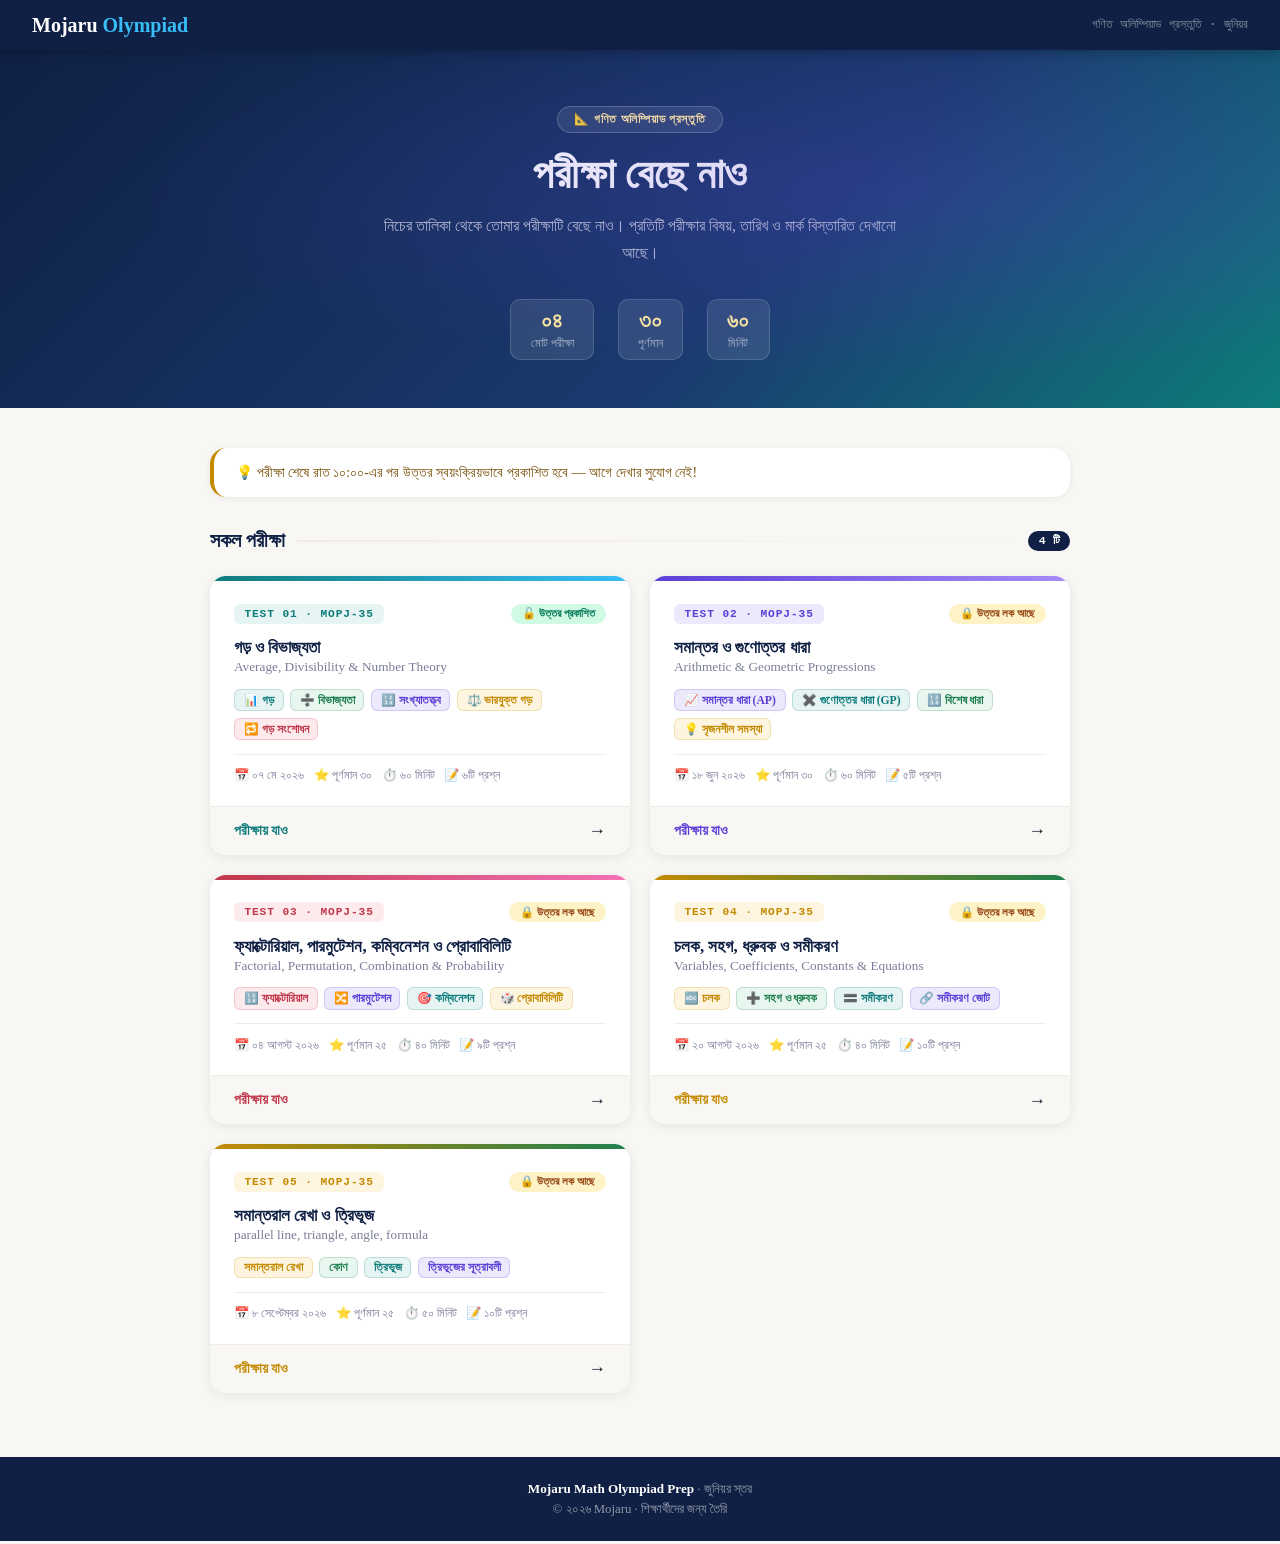
<file: index.html>
<!DOCTYPE html>
<html lang="bn">
<head>
  <meta charset="UTF-8" />
  <meta name="viewport" content="width=device-width, initial-scale=1.0" />
  <title>Mojaru Olympiad — পরীক্ষা বেছে নাও</title>
  <style>
    /* ── Tokens ──────────────────────────────────────── */
    :root {
      --navy:       #0f2044;
      --navy-mid:   #162c5a;
      --teal:       #0e7c7b;
      --teal-lt:    #e6f4f4;
      --violet:     #5b3fd6;
      --violet-lt:  #ede9fc;
      --rose:       #c0384b;
      --gold:       #c48a00;
      --saffron-lt: #ffe9a0;
      --cream:      #f8f7f3;
      --parchment:  #f0ede5;
      --text-main:  #1a1a2e;
      --text-muted: #7b7d99;
      --radius:     16px;
      --transition: 0.22s ease;
      --font:       'Noto Serif Bengali', 'SolaimanLipi', Georgia, serif;
      --mono:       'JetBrains Mono', 'Fira Code', monospace;
    }

    *, *::before, *::after { box-sizing: border-box; margin: 0; padding: 0; }
    html { scroll-behavior: smooth; }

    body {
      font-family: var(--font);
      background: var(--cream);
      color: var(--text-main);
      min-height: 100vh;
      display: flex;
      flex-direction: column;
    }

    /* ── Header ─────────────────────────────────────── */
    .site-header {
      background: var(--navy);
      padding: 0.85rem 2rem;
      display: flex; align-items: center; justify-content: space-between;
      box-shadow: 0 2px 12px rgba(0,0,0,0.25);
      position: sticky; top: 0; z-index: 100;
    }
    .logo { font-size: 1.25rem; font-weight: 800; color: white; }
    .logo span { color: #38bdf8; }
    .header-meta { font-size: 0.78rem; color: rgba(255,255,255,0.5); font-family: var(--mono); }

    /* ── Hero ───────────────────────────────────────── */
    .hero {
      background: linear-gradient(135deg, var(--navy) 0%, #1a3a6e 60%, #0e7c7b 100%);
      padding: 3.5rem 2rem 3rem;
      text-align: center;
      position: relative;
      overflow: hidden;
    }
    .hero::before {
      content: '';
      position: absolute; inset: 0;
      background: radial-gradient(ellipse at 70% 40%, rgba(91,63,214,0.25) 0%, transparent 60%);
      pointer-events: none;
    }
    .hero-badge {
      display: inline-flex; align-items: center; gap: 0.4rem;
      background: rgba(255,255,255,0.1); border: 1px solid rgba(255,255,255,0.2);
      border-radius: 100px; padding: 0.3rem 1rem;
      font-size: 0.75rem; font-weight: 700; letter-spacing: 0.06em;
      color: var(--saffron-lt); margin-bottom: 1.1rem; text-transform: uppercase;
    }
    .hero h1 {
      font-size: clamp(1.75rem, 5vw, 2.6rem);
      font-weight: 800; color: white; line-height: 1.2;
      margin-bottom: 0.75rem;
    }
    .hero p {
      font-size: 1rem; color: rgba(255,255,255,0.7);
      max-width: 520px; margin: 0 auto 2rem; line-height: 1.7;
    }
    .hero-stats {
      display: flex; justify-content: center; flex-wrap: wrap;
      gap: 1.5rem; margin-top: 1.5rem;
    }
    .stat {
      background: rgba(255,255,255,0.1); border: 1px solid rgba(255,255,255,0.15);
      border-radius: 10px; padding: 0.6rem 1.2rem; text-align: center;
    }
    .stat .val { font-size: 1.4rem; font-weight: 800; color: var(--saffron-lt); font-family: var(--mono); }
    .stat .lbl { font-size: 0.72rem; color: rgba(255,255,255,0.6); margin-top: 0.1rem; }

    /* ── Main content ───────────────────────────────── */
    .main { flex: 1; max-width: 900px; margin: 0 auto; padding: 2.5rem 1.25rem 4rem; width: 100%; }

    /* ── Section heading ────────────────────────────── */
    .section-heading {
      display: flex; align-items: center; gap: 0.75rem;
      margin-bottom: 1.5rem;
    }
    .section-heading h2 { font-size: 1.25rem; font-weight: 800; color: var(--navy); }
    .section-heading .line {
      flex: 1; height: 2px;
      background: linear-gradient(to right, var(--parchment), transparent);
    }
    .section-heading .count-badge {
      background: var(--navy); color: white;
      font-size: 0.72rem; font-weight: 700; font-family: var(--mono);
      border-radius: 100px; padding: 0.2rem 0.65rem;
    }

    /* ── Exam Cards Grid ────────────────────────────── */
    .exams-grid {
      display: grid;
      grid-template-columns: repeat(auto-fit, minmax(340px, 1fr));
      gap: 1.25rem;
    }

    .exam-card {
      background: white;
      border-radius: var(--radius);
      overflow: hidden;
      box-shadow: 0 2px 12px rgba(15,32,68,0.09);
      transition: transform var(--transition), box-shadow var(--transition);
      display: flex; flex-direction: column;
      text-decoration: none; color: inherit;
      position: relative;
    }
    .exam-card:hover {
      transform: translateY(-4px);
      box-shadow: 0 10px 30px rgba(15,32,68,0.15);
    }
    .exam-card:hover .card-arrow { transform: translateX(4px); }

    /* colour accent strip at top */
    .exam-card .card-strip {
      height: 5px;
    }
    .card-strip.teal   { background: linear-gradient(90deg, var(--teal), #38bdf8); }
    .card-strip.violet { background: linear-gradient(90deg, var(--violet), #a78bfa); }

    .card-body { padding: 1.4rem 1.5rem; flex: 1; display: flex; flex-direction: column; gap: 0.85rem; }

    .card-top { display: flex; align-items: flex-start; justify-content: space-between; gap: 0.5rem; }

    .test-badge {
      font-family: var(--mono); font-size: 0.7rem; font-weight: 800;
      letter-spacing: 0.08em; text-transform: uppercase;
      border-radius: 6px; padding: 0.25rem 0.65rem;
      flex-shrink: 0;
    }
    .test-badge.teal   { background: var(--teal-lt); color: var(--teal); }
    .test-badge.violet { background: var(--violet-lt); color: var(--violet); }

    .status-pill {
      font-size: 0.7rem; font-weight: 700; border-radius: 100px;
      padding: 0.22rem 0.7rem; flex-shrink: 0; display: flex; align-items: center; gap: 0.3rem;
    }
    .status-pill.open   { background: #d1fae5; color: #047857; }
    .status-pill.locked { background: #fef3c7; color: #92400e; }

    .card-title { font-size: 1.05rem; font-weight: 800; color: var(--navy); line-height: 1.3; }
    .card-subtitle { font-size: 0.83rem; color: var(--text-muted); }

    .topic-chips { display: flex; flex-wrap: wrap; gap: 0.4rem; }
    .chip {
      font-size: 0.73rem; font-weight: 600;
      border-radius: 6px; padding: 0.2rem 0.55rem;
      border: 1px solid;
    }
    .chip.teal   { background: var(--teal-lt);   color: var(--teal);   border-color: rgba(14,124,123,0.2); }
    .chip.violet { background: var(--violet-lt); color: var(--violet); border-color: rgba(91,63,214,0.2); }
    .chip.gold   { background: #fdf5e0; color: var(--gold); border-color: rgba(196,138,0,0.2); }
    .chip.rose   { background: #fdeaec; color: var(--rose); border-color: rgba(192,56,75,0.2); }
    .chip.green  { background: #e7f6ee; color: #1e7f4e; border-color: rgba(30,127,78,0.2); }

    .card-meta {
      display: flex; flex-wrap: wrap; gap: 0.6rem;
      border-top: 1px solid var(--parchment); padding-top: 0.85rem; margin-top: auto;
    }
    .meta-chip {
      display: flex; align-items: center; gap: 0.3rem;
      font-size: 0.77rem; color: var(--text-muted);
    }

    .card-cta {
      display: flex; align-items: center; justify-content: space-between;
      padding: 0.85rem 1.5rem;
      background: var(--cream);
      border-top: 1px solid var(--parchment);
    }
    .cta-label { font-size: 0.85rem; font-weight: 700; }
    .cta-label.teal   { color: var(--teal); }
    .cta-label.violet { color: var(--violet); }
    .card-arrow {
      font-size: 1.1rem; transition: transform var(--transition);
    }

    /* ── Coming-soon placeholder ────────────────────── */
    .exam-card.coming-soon {
      opacity: 0.6; cursor: not-allowed; pointer-events: none;
    }
    .exam-card.coming-soon:hover { transform: none; box-shadow: 0 2px 12px rgba(15,32,68,0.09); }

    /* ── Info bar ───────────────────────────────────── */
    .info-bar {
      background: white; border-radius: var(--radius);
      padding: 1rem 1.4rem; margin-bottom: 2rem;
      display: flex; align-items: center; gap: 0.8rem;
      border-left: 4px solid var(--gold);
      box-shadow: 0 1px 6px rgba(15,32,68,0.07);
      font-size: 0.87rem; color: #78520a;
    }

    /* ── Footer ─────────────────────────────────────── */
    .site-footer {
      background: var(--navy); color: rgba(255,255,255,0.55);
      text-align: center; padding: 1.5rem 1rem; font-size: 0.82rem;
    }
    .site-footer strong { color: white; }

    /* ── Responsive ─────────────────────────────────── */
    @media (max-width: 560px) {
      .hero { padding: 2.5rem 1.25rem 2rem; }
      .hero h1 { font-size: 1.7rem; }
      .exams-grid { grid-template-columns: 1fr; }
      .site-header { padding: 0.7rem 1rem; }
    }

    /* ── Fade-in animation ──────────────────────────── */
    @keyframes fadeUp {
      from { opacity: 0; transform: translateY(16px); }
      to   { opacity: 1; transform: translateY(0); }
    }
    .exam-card { animation: fadeUp 0.45s ease both; }
    .exam-card:nth-child(2) { animation-delay: 0.1s; }
    .exam-card:nth-child(3) { animation-delay: 0.2s; }
  </style>
</head>
<body>

<!-- ── Header ─────────────────────────────────────────── -->
<header class="site-header">
  <div class="logo">Mojaru <span>Olympiad</span></div>
  <div class="header-meta">গণিত অলিম্পিয়াড প্রস্তুতি · জুনিয়র</div>
</header>

<!-- ── Hero ───────────────────────────────────────────── -->
<div class="hero">
  <div class="hero-badge">📐 গণিত অলিম্পিয়াড প্রস্তুতি</div>
  <h1>পরীক্ষা বেছে নাও</h1>
  <p>নিচের তালিকা থেকে তোমার পরীক্ষাটি বেছে নাও। প্রতিটি পরীক্ষার বিষয়, তারিখ ও মার্ক বিস্তারিত দেখানো আছে।</p>
  <div class="hero-stats">
    <div class="stat">
      <div class="val">০৪</div>
      <div class="lbl">মোট পরীক্ষা</div>
    </div>
    <div class="stat">
      <div class="val">৩০</div>
      <div class="lbl">পূর্ণমান</div>
    </div>
    <div class="stat">
      <div class="val">৬০</div>
      <div class="lbl">মিনিট</div>
    </div>
  </div>
</div>

<!-- ── Main ───────────────────────────────────────────── -->
<main class="main">

  <div class="info-bar">
    💡 পরীক্ষা শেষে রাত ১০:০০-এর পর উত্তর স্বয়ংক্রিয়ভাবে প্রকাশিত হবে — আগে দেখার সুযোগ নেই!
  </div>

  <div class="section-heading">
    <h2>সকল পরীক্ষা</h2>
    <div class="line"></div>
    <div class="count-badge">4 টি</div>
  </div>

  <div class="exams-grid">

    <!-- ── Test 1: MOPJ-35 ──────────────────────────── -->
    <a class="exam-card" href="MOPJ-35.html">
      <div class="card-strip teal"></div>
      <div class="card-body">
        <div class="card-top">
          <span class="test-badge teal">Test 01 · MOPJ-35</span>
          <span class="status-pill open">🔓 উত্তর প্রকাশিত</span>
        </div>

        <div>
          <div class="card-title">গড় ও বিভাজ্যতা</div>
          <div class="card-subtitle">Average, Divisibility &amp; Number Theory</div>
        </div>

        <div class="topic-chips">
          <span class="chip teal">📊 গড়</span>
          <span class="chip green">➗ বিভাজ্যতা</span>
          <span class="chip violet">🔢 সংখ্যাতত্ত্ব</span>
          <span class="chip gold">⚖️ ভারযুক্ত গড়</span>
          <span class="chip rose">🔁 গড় সংশোধন</span>
        </div>

        <div class="card-meta">
          <span class="meta-chip">📅 ০৭ মে ২০২৬</span>
          <span class="meta-chip">⭐ পূর্ণমান ৩০</span>
          <span class="meta-chip">⏱️ ৬০ মিনিট</span>
          <span class="meta-chip">📝 ৬টি প্রশ্ন</span>
        </div>
      </div>
      <div class="card-cta">
        <span class="cta-label teal">পরীক্ষায় যাও</span>
        <span class="card-arrow">→</span>
      </div>
    </a>

    <!-- ── Test 2: MOPJ-35 ──────────────────────────── -->
    <a class="exam-card" href="MOPJ_35_test2.html">
      <div class="card-strip violet"></div>
      <div class="card-body">
        <div class="card-top">
          <span class="test-badge violet">Test 02 · MOPJ-35</span>
          <span class="status-pill locked">🔒 উত্তর লক আছে</span>
        </div>

        <div>
          <div class="card-title">সমান্তর ও গুণোত্তর ধারা</div>
          <div class="card-subtitle">Arithmetic &amp; Geometric Progressions</div>
        </div>

        <div class="topic-chips">
          <span class="chip violet">📈 সমান্তর ধারা (AP)</span>
          <span class="chip teal">✖️ গুণোত্তর ধারা (GP)</span>
          <span class="chip green">🔢 বিশেষ ধারা</span>
          <span class="chip gold">💡 সৃজনশীল সমস্যা</span>
        </div>

        <div class="card-meta">
          <span class="meta-chip">📅 ১৮ জুন ২০২৬</span>
          <span class="meta-chip">⭐ পূর্ণমান ৩০</span>
          <span class="meta-chip">⏱️ ৬০ মিনিট</span>
          <span class="meta-chip">📝 ৫টি প্রশ্ন</span>
        </div>
      </div>
      <div class="card-cta">
        <span class="cta-label violet">পরীক্ষায় যাও</span>
        <span class="card-arrow">→</span>
      </div>
    </a>

    <!-- ── Test 3: MOPJ-35 ──────────────────────────── -->
    <a class="exam-card" href="mopj-35_t3.html">
      <div class="card-strip" style="background: linear-gradient(90deg, #c0384b, #f472b6);"></div>
      <div class="card-body">
        <div class="card-top">
          <span class="test-badge" style="background:#fdeaec;color:#c0384b;">Test 03 · MOPJ-35</span>
          <span class="status-pill locked">🔒 উত্তর লক আছে</span>
        </div>

        <div>
          <div class="card-title">ফ্যাক্টোরিয়াল, পারমুটেশন, কম্বিনেশন ও প্রোবাবিলিটি</div>
          <div class="card-subtitle">Factorial, Permutation, Combination &amp; Probability</div>
        </div>

        <div class="topic-chips">
          <span class="chip rose">🔢 ফ্যাক্টোরিয়াল</span>
          <span class="chip violet">🔀 পারমুটেশন</span>
          <span class="chip teal">🎯 কম্বিনেশন</span>
          <span class="chip gold">🎲 প্রোবাবিলিটি</span>
        </div>

        <div class="card-meta">
          <span class="meta-chip">📅 ০৪ আগস্ট ২০২৬</span>
          <span class="meta-chip">⭐ পূর্ণমান ২৫</span>
          <span class="meta-chip">⏱️ ৪০ মিনিট</span>
          <span class="meta-chip">📝 ৯টি প্রশ্ন</span>
        </div>
      </div>
      <div class="card-cta">
        <span class="cta-label" style="color:#c0384b;">পরীক্ষায় যাও</span>
        <span class="card-arrow">→</span>
      </div>
    </a>

    <!-- ── Test 4: MOPJ-35 ──────────────────────────── -->
    <a class="exam-card" href="MOPJ_35_t4.html">
      <div class="card-strip" style="background: linear-gradient(90deg, #c48a00, #1e7f4e);"></div>
      <div class="card-body">
        <div class="card-top">
          <span class="test-badge" style="background:#fdf5e0;color:#c48a00;">Test 04 · MOPJ-35</span>
          <span class="status-pill locked">🔒 উত্তর লক আছে</span>
        </div>

        <div>
          <div class="card-title">চলক, সহগ, ধ্রুবক ও সমীকরণ</div>
          <div class="card-subtitle">Variables, Coefficients, Constants &amp; Equations</div>
        </div>

        <div class="topic-chips">
          <span class="chip gold">🔤 চলক</span>
          <span class="chip green">➕ সহগ ও ধ্রুবক</span>
          <span class="chip teal">🟰 সমীকরণ</span>
          <span class="chip violet">🔗 সমীকরণ জোট</span>
        </div>

        <div class="card-meta">
          <span class="meta-chip">📅 ২০ আগস্ট ২০২৬</span>
          <span class="meta-chip">⭐ পূর্ণমান ২৫</span>
          <span class="meta-chip">⏱️ ৪০ মিনিট</span>
          <span class="meta-chip">📝 ১০টি প্রশ্ন</span>
        </div>
      </div>
      <div class="card-cta">
        <span class="cta-label" style="color:#c48a00;">পরীক্ষায় যাও</span>
        <span class="card-arrow">→</span>
      </div>
    </a>


    <!-- ── Test 5: MOPJ-35 ──────────────────────────── -->
    <a class="exam-card" href="MOPJ_35_MOPP_60_t5.html">
      <div class="card-strip" style="background: linear-gradient(90deg, #c48a00, #1e7f4e);"></div>
      <div class="card-body">
        <div class="card-top">
          <span class="test-badge" style="background:#fdf5e0;color:#c48a00;">Test 05 · MOPJ-35</span>
          <span class="status-pill locked">🔒 উত্তর লক আছে</span>
        </div>

        <div>
          <div class="card-title">সমান্তরাল রেখা ও ত্রিভূজ</div>
          <div class="card-subtitle">parallel line, triangle, angle, formula</div>
        </div>

        <div class="topic-chips">
          <span class="chip gold">সমান্তরাল রেখা</span>
          <span class="chip green">কোণ</span>
          <span class="chip teal">ত্রিভূজ</span>
          <span class="chip violet">ত্রিভূজের সূত্রাবলী</span>
        </div>

        <div class="card-meta">
          <span class="meta-chip">📅 ৮ সেপ্টেম্বর ২০২৬</span>
          <span class="meta-chip">⭐ পূর্ণমান ২৫</span>
          <span class="meta-chip">⏱️ ৫০ মিনিট</span>
          <span class="meta-chip">📝 ১০টি প্রশ্ন</span>
        </div>
      </div>
      <div class="card-cta">
        <span class="cta-label" style="color:#c48a00;">পরীক্ষায় যাও</span>
        <span class="card-arrow">→</span>
      </div>
    </a>


    

  </div>
</main>

<!-- ── Footer ────────────────fasfas─────────────────────────── -->
<footer class="site-footer">
  <p><strong>Mojaru Math Olympiad Prep</strong> · জুনিয়র স্তর</p>
  <p style="margin-top:0.3rem;font-size:0.8rem;">© ২০২৬ Mojaru · শিক্ষার্থীদের জন্য তৈরি</p>
</footer>

</body>
</html>
</file>
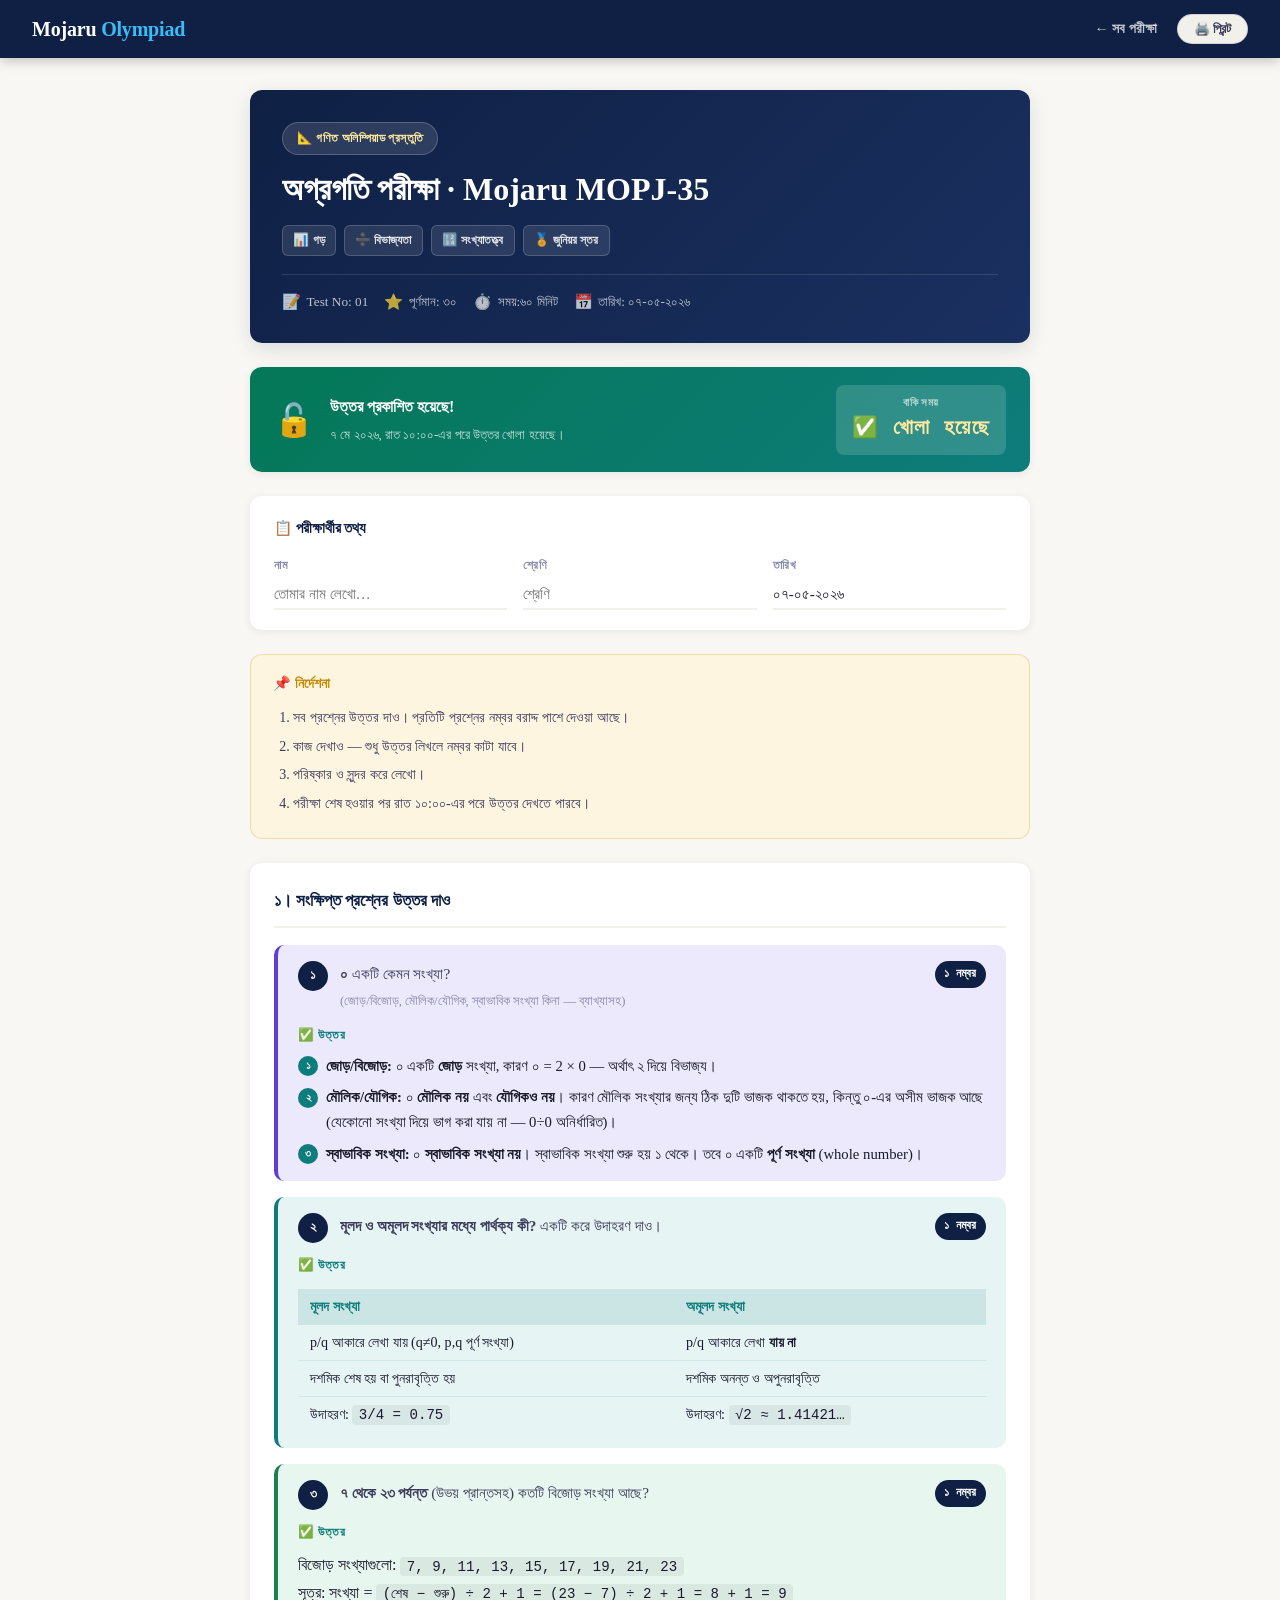
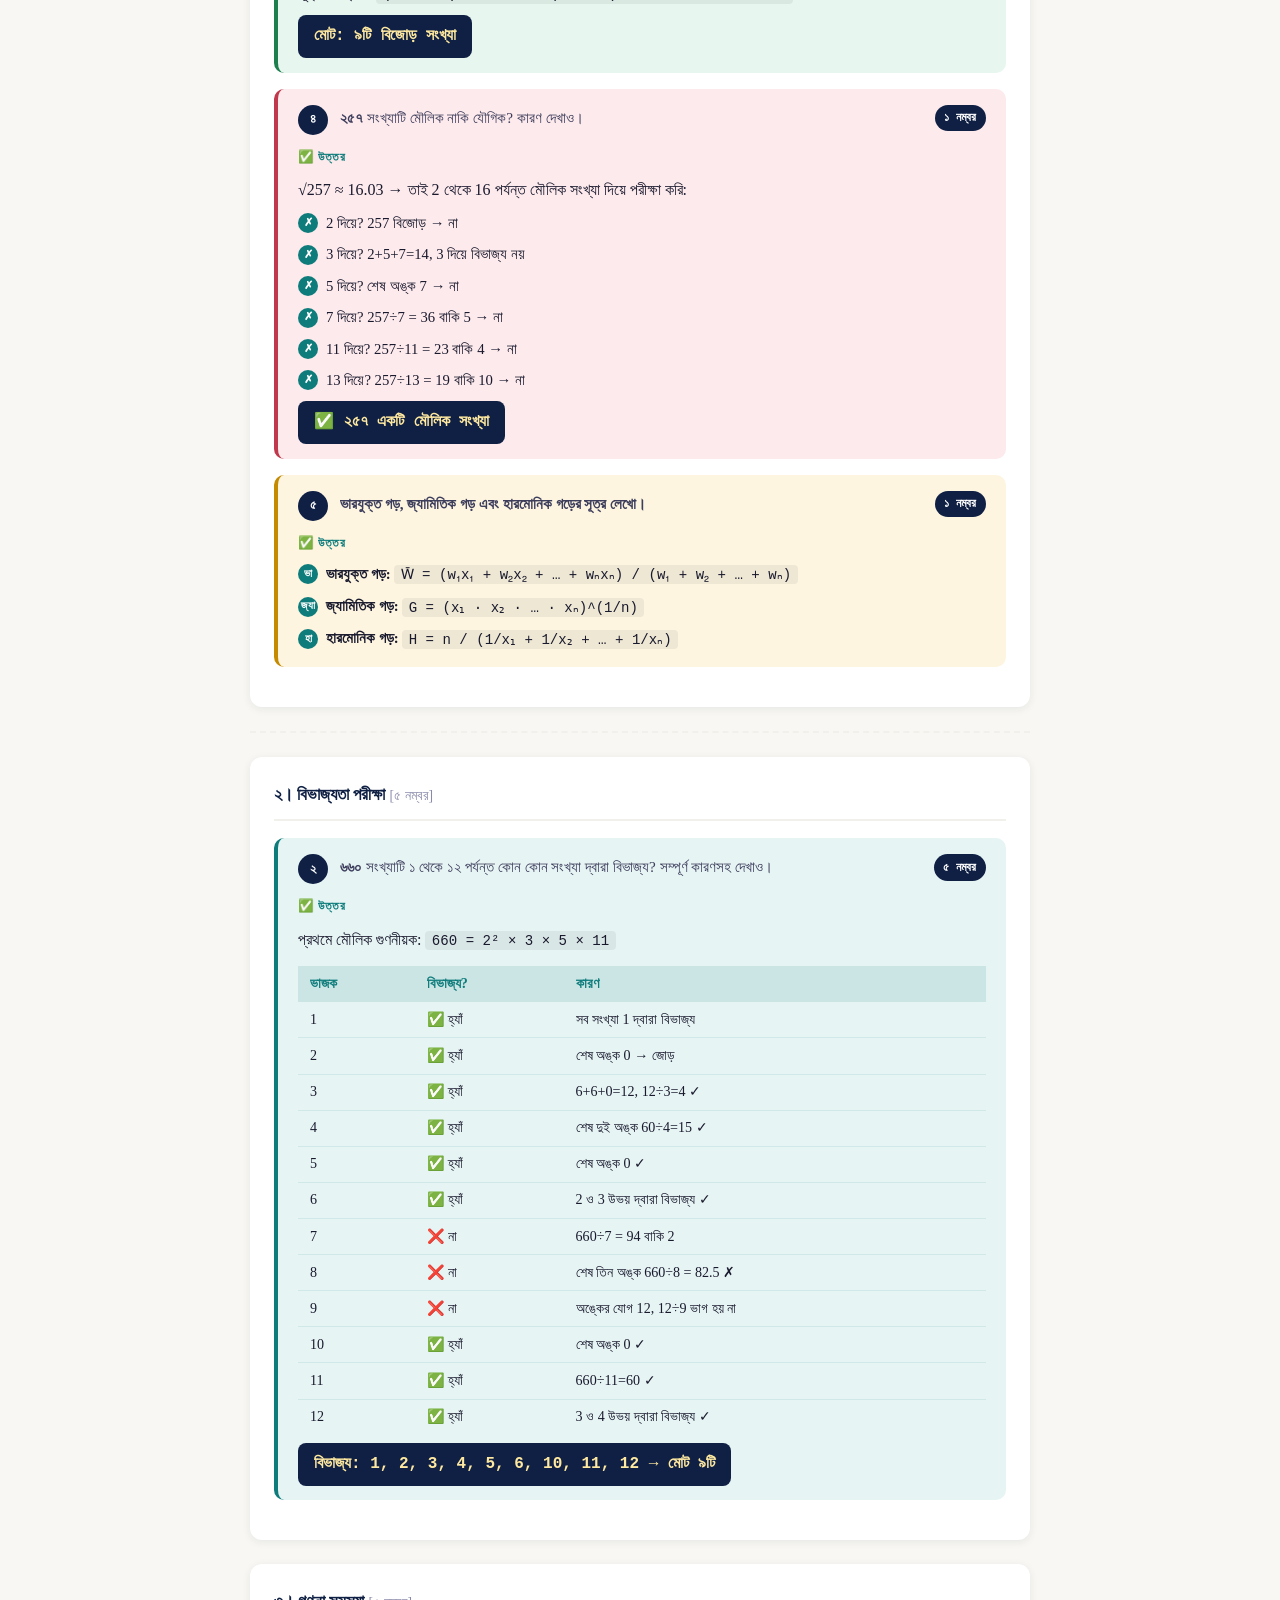
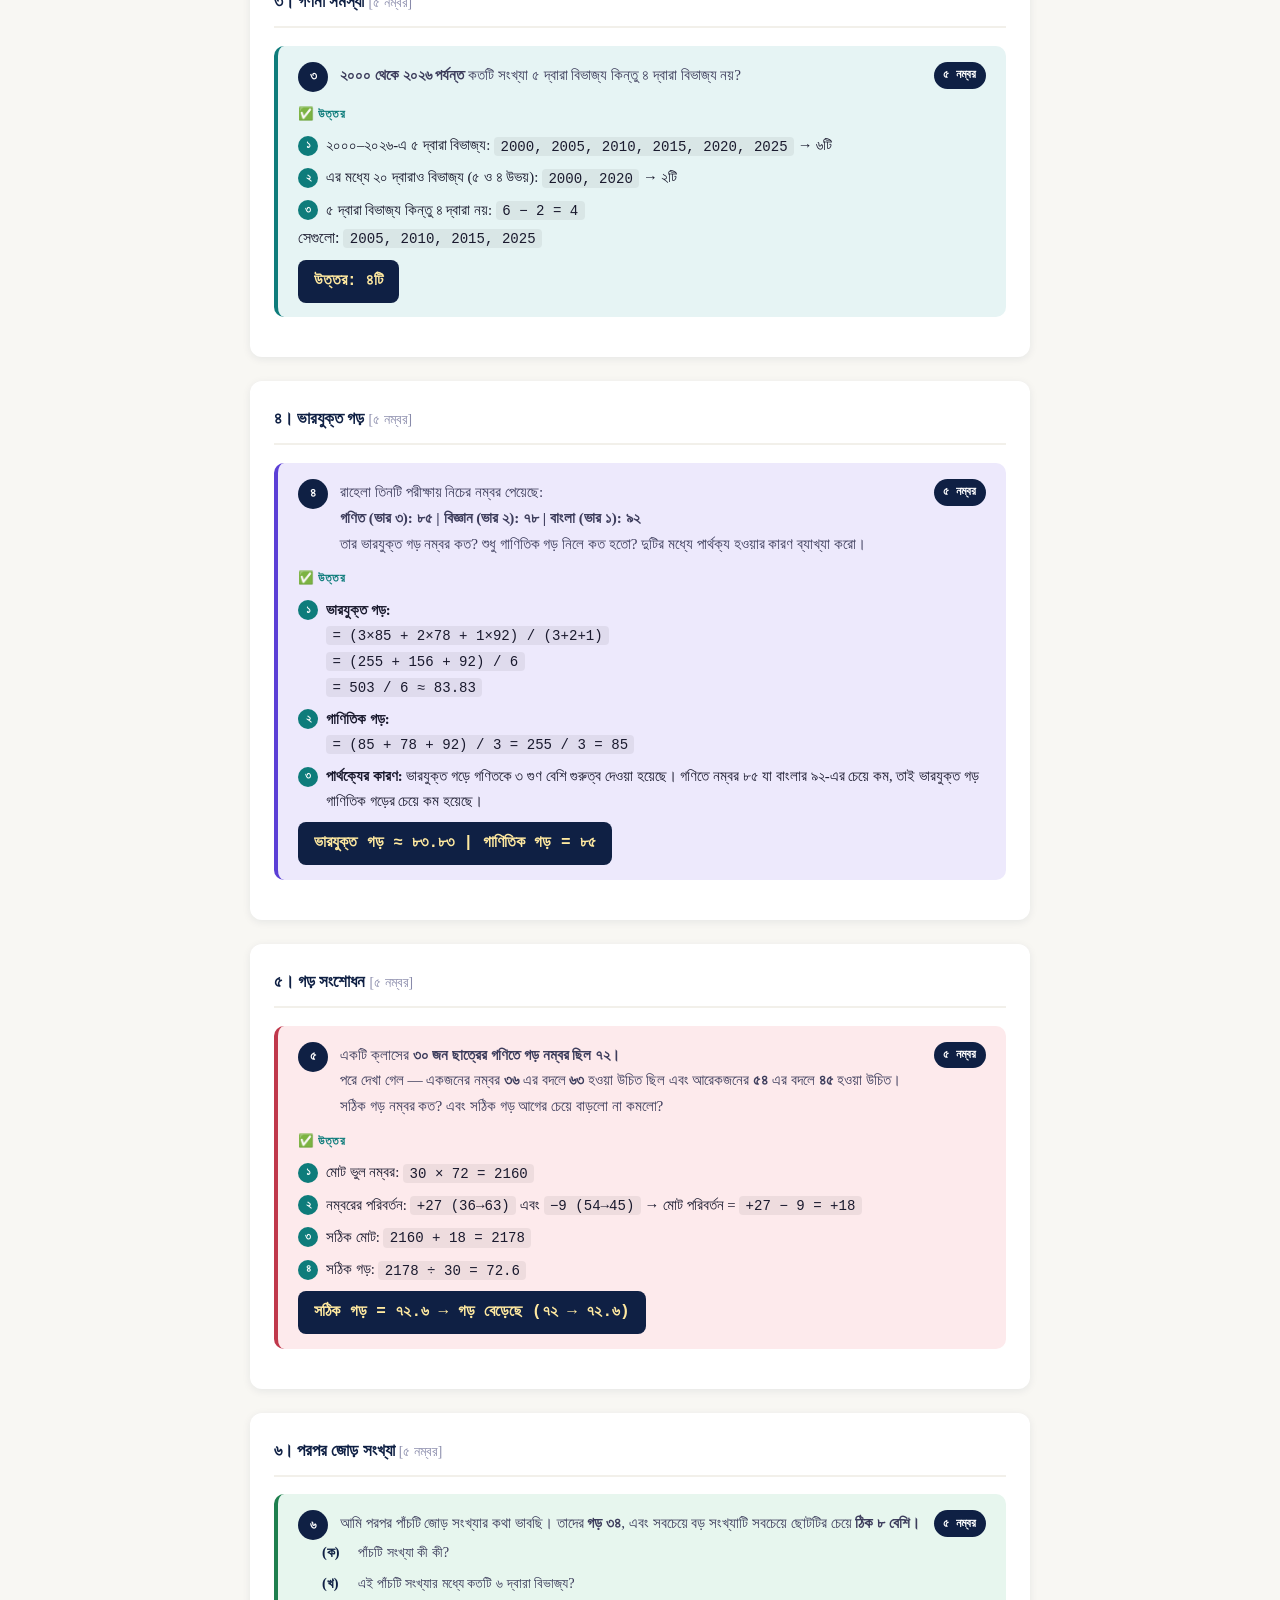
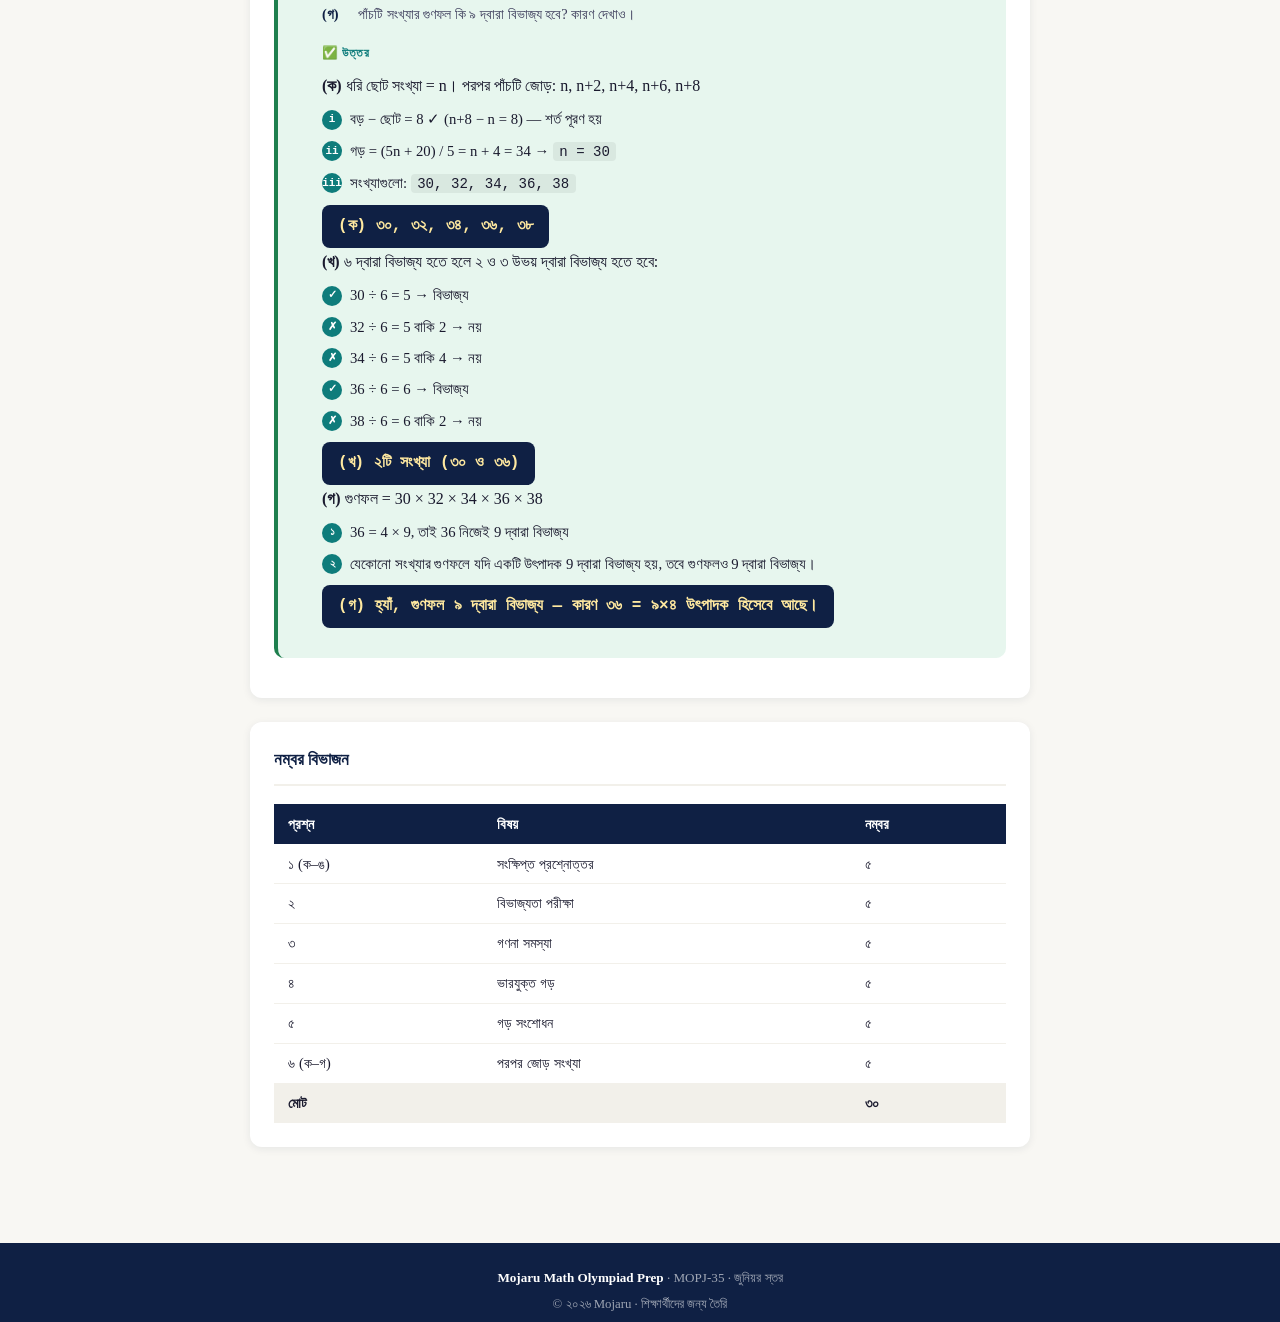
<file: MOPJ-35.html>
<!DOCTYPE html>
<html lang="bn">
<head>
  <meta charset="UTF-8" />
  <meta name="viewport" content="width=device-width, initial-scale=1.0" />
  <title>MOPJ-35 | গণিত অলিম্পিয়াড প্রস্তুতি · জুনিয়র</title>
  <link rel="stylesheet" href="style.css" />
  <style>
    /* Page-specific tweaks */
    .q-intro-list {
      list-style: none;
      display: flex;
      flex-direction: column;
      gap: 1rem;
      margin-top: 0.5rem;
    }
    .q-intro-list li {
      background: var(--cream);
      border-left: 4px solid var(--violet);
      border-radius: 0 8px 8px 0;
      padding: 0.9rem 1.2rem;
      font-family: var(--font-main);
      font-size: 0.97rem;
      color: var(--text-secondary);
      line-height: 1.7;
      position: relative;
    }
    .q-intro-list li::before {
      content: attr(data-n);
      display: inline-flex;
      align-items: center;
      justify-content: center;
      width: 24px; height: 24px;
      background: var(--violet);
      color: white;
      border-radius: 50%;
      font-size: 0.72rem;
      font-weight: 700;
      margin-right: 0.6rem;
      font-family: var(--font-mono);
      vertical-align: middle;
      flex-shrink: 0;
    }
    .unlock-notice {
      text-align: center;
      padding: 2.5rem 1rem;
      color: var(--text-muted);
      font-family: var(--font-main);
      font-size: 0.95rem;
    }
    .unlock-notice .big-lock { font-size: 3rem; margin-bottom: 0.75rem; }
    .answer-box table {
      width: 100%; border-collapse: collapse; margin-top: 0.75rem; font-size: 0.88rem;
    }
    .answer-box table th {
      background: rgba(14,124,123,0.12); padding: 0.4rem 0.75rem;
      text-align: left; font-weight: 700; color: var(--teal);
      font-family: var(--font-main);
    }
    .answer-box table td {
      padding: 0.35rem 0.75rem; border-bottom: 1px solid rgba(14,124,123,0.1);
      font-family: var(--font-main);
    }
    .answer-box table tr:last-child td { border-bottom: none; }
    .answer-box .final-ans {
      background: var(--navy); color: var(--saffron-lt);
      border-radius: 8px; padding: 0.5rem 1rem;
      font-family: var(--font-mono); font-size: 1rem;
      font-weight: 700; display: inline-block; margin-top: 0.5rem;
    }
    .ans-step-list {
      list-style: none; display: flex; flex-direction: column; gap: 0.4rem; margin-top: 0.5rem;
    }
    .ans-step-list li {
      display: flex; gap: 0.5rem; align-items: flex-start; font-family: var(--font-main); font-size: 0.92rem;
    }
    .ans-step-list .step-num {
      background: var(--teal); color: white; border-radius: 50%;
      width: 20px; height: 20px; display: flex; align-items: center; justify-content: center;
      font-size: 0.68rem; font-weight: 700; flex-shrink: 0; margin-top: 0.15rem;
      font-family: var(--font-mono);
    }
    .print-btn {
      background: var(--parchment); border: 1.5px solid rgba(15,32,68,0.15);
      color: var(--text-secondary); padding: 0.4rem 1rem;
      border-radius: 100px; font-size: 0.82rem; font-weight: 600;
      cursor: pointer; font-family: var(--font-main);
      transition: all var(--transition); margin-left: auto; display: block;
    }
    .print-btn:hover { background: var(--navy); color: white; }
  </style>
</head>
<body>

<!-- ── Site Header ─────────────────────────────────────────── -->
<header class="site-header">
  <div class="logo">Mojaru <span>Olympiad</span></div>
  <nav>
    <a href="index.html">← সব পরীক্ষা</a>
    <button class="print-btn" onclick="window.print()">🖨️ প্রিন্ট</button>
  </nav>
</header>

<!-- ── Main ────────────────────────────────────────────────── -->
<main class="page-container">

  <!-- Exam Hero -->
  <div class="exam-hero">
    <div class="badge">📐 গণিত অলিম্পিয়াড প্রস্তুতি</div>
    <h1>অগ্রগতি পরীক্ষা · Mojaru MOPJ-35</h1>
    <div class="topic-tags">
      <span class="topic-tag">📊 গড়</span>
      <span class="topic-tag">➗ বিভাজ্যতা</span>
      <span class="topic-tag">🔢 সংখ্যাতত্ত্ব</span>
      <span class="topic-tag">🏅 জুনিয়র স্তর</span>
    </div>
    <div class="meta-row">
      <div class="meta-item"><span class="icon">📝</span> Test No: 01</div>
      <div class="meta-item"><span class="icon">⭐</span> পূর্ণমান: ৩০</div>
      <div class="meta-item"><span class="icon">⏱️</span> সময়:৬০ মিনিট</div>
      <div class="meta-item"><span class="icon">📅</span> তারিখ: ০৭-০৫-২০২৬</div>
    </div>
  </div>

  <!-- Answer Lock Banner -->
  <div class="answer-lock-banner" id="lockBanner">
    <div class="lock-icon-wrap" id="lockIcon">🔒</div>
    <div class="lock-text">
      <h3 id="lockTitle">উত্তর এখনো লক আছে</h3>
      <p id="lockDesc">৭ মে ২০২৬, রাত ১০:০০-এর পরে উত্তর স্বয়ংক্রিয়ভাবে প্রকাশিত হবে।</p>
    </div>
    <div class="countdown-display">
      <div class="countdown-label">বাকি সময়</div>
      <div class="countdown-time" id="countdown">--:--:--</div>
    </div>
  </div>

  <!-- Student Info -->
  <div class="student-card">
    <h3>📋 পরীক্ষার্থীর তথ্য</h3>
    <div class="student-info-grid">
      <div class="info-field">
        <label>নাম</label>
        <input class="field-line" type="text" placeholder="তোমার নাম লেখো…" />
      </div>
      <div class="info-field">
        <label>শ্রেণি</label>
        <input class="field-line" type="text" placeholder="শ্রেণি" />
      </div>
      <div class="info-field">
        <label>তারিখ</label>
        <input class="field-line" type="text" value="০৭-০৫-২০২৬" readonly />
      </div>
    </div>
  </div>

  <!-- Instructions -->
  <div class="instructions-box">
    <h3>📌 নির্দেশনা</h3>
    <ol>
      <li>সব প্রশ্নের উত্তর দাও। প্রতিটি প্রশ্নের নম্বর বরাদ্দ পাশে দেওয়া আছে।</li>
      <li>কাজ দেখাও — শুধু উত্তর লিখলে নম্বর কাটা যাবে।</li>
      <li>পরিষ্কার ও সুন্দর করে লেখো।</li>
      <li>পরীক্ষা শেষ হওয়ার পর রাত ১০:০০-এর পরে উত্তর দেখতে পারবে।</li>
    </ol>
  </div>

  <!-- ── Section 1: Short Questions ─────────────────────────── -->
  <div class="section-card">
    <div class="section-title">১। সংক্ষিপ্ত প্রশ্নের উত্তর দাও</div>

    <!-- Q 1.1 -->
    <div class="question q-violet">
      <div class="q-header">
        <span class="q-number">১</span>
        <p class="q-text">
          <strong>০</strong> একটি কেমন সংখ্যা?
          <br><small style="color:var(--text-muted);">(জোড়/বিজোড়, মৌলিক/যৌগিক, স্বাভাবিক সংখ্যা কিনা — ব্যাখ্যাসহ)</small>
        </p>
        <span class="q-marks">১ নম্বর</span>
      </div>
      <div class="answer-section" id="ans-section-1-1">
        <div class="unlock-notice" id="lock-1-1">
          <div class="big-lock">🔒</div>
          উত্তর রাত ১০:০০-এর পর প্রকাশিত হবে
        </div>
        <div class="answer-box" id="ans-1-1">
          <div class="ans-label">✅ উত্তর</div>
          <ul class="ans-step-list">
            <li><span class="step-num">১</span><span><strong>জোড়/বিজোড়:</strong> ০ একটি <strong>জোড়</strong> সংখ্যা, কারণ ০ = 2 × 0 — অর্থাৎ ২ দিয়ে বিভাজ্য।</span></li>
            <li><span class="step-num">২</span><span><strong>মৌলিক/যৌগিক:</strong> ০ <strong>মৌলিক নয়</strong> এবং <strong>যৌগিকও নয়</strong>। কারণ মৌলিক সংখ্যার জন্য ঠিক দুটি ভাজক থাকতে হয়, কিন্তু ০-এর অসীম ভাজক আছে (যেকোনো সংখ্যা দিয়ে ভাগ করা যায় না — 0÷0 অনির্ধারিত)।</span></li>
            <li><span class="step-num">৩</span><span><strong>স্বাভাবিক সংখ্যা:</strong> ০ <strong>স্বাভাবিক সংখ্যা নয়</strong>। স্বাভাবিক সংখ্যা শুরু হয় ১ থেকে। তবে ০ একটি <strong>পূর্ণ সংখ্যা</strong> (whole number)।</span></li>
          </ul>
        </div>
      </div>
    </div>

    <!-- Q 1.2 -->
    <div class="question q-teal">
      <div class="q-header">
        <span class="q-number">২</span>
        <p class="q-text">
          <strong>মূলদ ও অমূলদ সংখ্যার মধ্যে পার্থক্য কী?</strong> একটি করে উদাহরণ দাও।
        </p>
        <span class="q-marks">১ নম্বর</span>
      </div>
      <div class="answer-section">
        <div class="unlock-notice" id="lock-1-2">
          <div class="big-lock">🔒</div>উত্তর রাত ১০:০০-এর পর প্রকাশিত হবে
        </div>
        <div class="answer-box" id="ans-1-2">
          <div class="ans-label">✅ উত্তর</div>
          <table>
            <tr><th>মূলদ সংখ্যা</th><th>অমূলদ সংখ্যা</th></tr>
            <tr><td>p/q আকারে লেখা যায় (q≠0, p,q পূর্ণ সংখ্যা)</td><td>p/q আকারে লেখা <strong>যায় না</strong></td></tr>
            <tr><td>দশমিক শেষ হয় বা পুনরাবৃত্তি হয়</td><td>দশমিক অনন্ত ও অপুনরাবৃত্তি</td></tr>
            <tr><td>উদাহরণ: <span class="math-step">3/4 = 0.75</span></td><td>উদাহরণ: <span class="math-step">√2 ≈ 1.41421…</span></td></tr>
          </table>
        </div>
      </div>
    </div>

    <!-- Q 1.3 -->
    <div class="question q-green">
      <div class="q-header">
        <span class="q-number">৩</span>
        <p class="q-text">
          <strong>৭ থেকে ২৩ পর্যন্ত</strong> (উভয় প্রান্তসহ) কতটি বিজোড় সংখ্যা আছে?
        </p>
        <span class="q-marks">১ নম্বর</span>
      </div>
      <div class="answer-section">
        <div class="unlock-notice" id="lock-1-3"><div class="big-lock">🔒</div>উত্তর রাত ১০:০০-এর পর প্রকাশিত হবে</div>
        <div class="answer-box" id="ans-1-3">
          <div class="ans-label">✅ উত্তর</div>
          <p>বিজোড় সংখ্যাগুলো: <span class="math-step">7, 9, 11, 13, 15, 17, 19, 21, 23</span></p>
          <p>সূত্র: সংখ্যা = <span class="math-step">(শেষ − শুরু) ÷ 2 + 1 = (23 − 7) ÷ 2 + 1 = 8 + 1 = 9</span></p>
          <div class="final-ans">মোট: ৯টি বিজোড় সংখ্যা</div>
        </div>
      </div>
    </div>

    <!-- Q 1.4 -->
    <div class="question q-rose">
      <div class="q-header">
        <span class="q-number">৪</span>
        <p class="q-text">
          <strong>২৫৭</strong> সংখ্যাটি মৌলিক নাকি যৌগিক? কারণ দেখাও।
        </p>
        <span class="q-marks">১ নম্বর</span>
      </div>
      <div class="answer-section">
        <div class="unlock-notice" id="lock-1-4"><div class="big-lock">🔒</div>উত্তর রাত ১০:০০-এর পর প্রকাশিত হবে</div>
        <div class="answer-box" id="ans-1-4">
          <div class="ans-label">✅ উত্তর</div>
          <p>√257 ≈ 16.03 → তাই 2 থেকে 16 পর্যন্ত মৌলিক সংখ্যা দিয়ে পরীক্ষা করি:</p>
          <ul class="ans-step-list">
            <li><span class="step-num">✗</span><span>2 দিয়ে? 257 বিজোড় → না</span></li>
            <li><span class="step-num">✗</span><span>3 দিয়ে? 2+5+7=14, 3 দিয়ে বিভাজ্য নয়</span></li>
            <li><span class="step-num">✗</span><span>5 দিয়ে? শেষ অঙ্ক 7 → না</span></li>
            <li><span class="step-num">✗</span><span>7 দিয়ে? 257÷7 = 36 বাকি 5 → না</span></li>
            <li><span class="step-num">✗</span><span>11 দিয়ে? 257÷11 = 23 বাকি 4 → না</span></li>
            <li><span class="step-num">✗</span><span>13 দিয়ে? 257÷13 = 19 বাকি 10 → না</span></li>
          </ul>
          <div class="final-ans">✅ ২৫৭ একটি মৌলিক সংখ্যা</div>
        </div>
      </div>
    </div>

    <!-- Q 1.5 -->
    <div class="question q-gold">
      <div class="q-header">
        <span class="q-number">৫</span>
        <p class="q-text">
          <strong>ভারযুক্ত গড়, জ্যামিতিক গড় এবং হারমোনিক গড়ের সূত্র লেখো।</strong>
        </p>
        <span class="q-marks">১ নম্বর</span>
      </div>
      <div class="answer-section">
        <div class="unlock-notice" id="lock-1-5"><div class="big-lock">🔒</div>উত্তর রাত ১০:০০-এর পর প্রকাশিত হবে</div>
        <div class="answer-box" id="ans-1-5">
          <div class="ans-label">✅ উত্তর</div>
          <ul class="ans-step-list">
            <li><span class="step-num">ভা</span><span><strong>ভারযুক্ত গড়:</strong> <span class="math-step">W̄ = (w₁x₁ + w₂x₂ + … + wₙxₙ) / (w₁ + w₂ + … + wₙ)</span></span></li>
            <li><span class="step-num">জ্যা</span><span><strong>জ্যামিতিক গড়:</strong> <span class="math-step">G = (x₁ · x₂ · … · xₙ)^(1/n)</span></span></li>
            <li><span class="step-num">হা</span><span><strong>হারমোনিক গড়:</strong> <span class="math-step">H = n / (1/x₁ + 1/x₂ + … + 1/xₙ)</span></span></li>
          </ul>
        </div>
      </div>
    </div>
  </div>

  <hr class="section-divider" />

  <!-- ── Q2 ──────────────────────────────────────────────────── -->
  <div class="section-card">
    <div class="section-title">২। বিভাজ্যতা পরীক্ষা <span style="font-size:0.85rem;color:var(--text-muted);font-family:var(--font-main);font-weight:400;">[৫ নম্বর]</span></div>
    <div class="question">
      <div class="q-header">
        <span class="q-number">২</span>
        <p class="q-text">
          <strong>৬৬০</strong> সংখ্যাটি ১ থেকে ১২ পর্যন্ত কোন কোন সংখ্যা দ্বারা বিভাজ্য? সম্পূর্ণ কারণসহ দেখাও।
        </p>
        <span class="q-marks">৫ নম্বর</span>
      </div>
      <div class="answer-section">
        <div class="unlock-notice" id="lock-2"><div class="big-lock">🔒</div>উত্তর রাত ১০:০০-এর পর প্রকাশিত হবে</div>
        <div class="answer-box" id="ans-2">
          <div class="ans-label">✅ উত্তর</div>
          <p>প্রথমে মৌলিক গুণনীয়ক: <span class="math-step">660 = 2² × 3 × 5 × 11</span></p>
          <table>
            <tr><th>ভাজক</th><th>বিভাজ্য?</th><th>কারণ</th></tr>
            <tr><td>1</td><td>✅ হ্যাঁ</td><td>সব সংখ্যা 1 দ্বারা বিভাজ্য</td></tr>
            <tr><td>2</td><td>✅ হ্যাঁ</td><td>শেষ অঙ্ক 0 → জোড়</td></tr>
            <tr><td>3</td><td>✅ হ্যাঁ</td><td>6+6+0=12, 12÷3=4 ✓</td></tr>
            <tr><td>4</td><td>✅ হ্যাঁ</td><td>শেষ দুই অঙ্ক 60÷4=15 ✓</td></tr>
            <tr><td>5</td><td>✅ হ্যাঁ</td><td>শেষ অঙ্ক 0 ✓</td></tr>
            <tr><td>6</td><td>✅ হ্যাঁ</td><td>2 ও 3 উভয় দ্বারা বিভাজ্য ✓</td></tr>
            <tr><td>7</td><td>❌ না</td><td>660÷7 = 94 বাকি 2</td></tr>
            <tr><td>8</td><td>❌ না</td><td>শেষ তিন অঙ্ক 660÷8 = 82.5 ✗</td></tr>
            <tr><td>9</td><td>❌ না</td><td>অঙ্কের যোগ 12, 12÷9 ভাগ হয় না</td></tr>
            <tr><td>10</td><td>✅ হ্যাঁ</td><td>শেষ অঙ্ক 0 ✓</td></tr>
            <tr><td>11</td><td>✅ হ্যাঁ</td><td>660÷11=60 ✓</td></tr>
            <tr><td>12</td><td>✅ হ্যাঁ</td><td>3 ও 4 উভয় দ্বারা বিভাজ্য ✓</td></tr>
          </table>
          <div class="final-ans">বিভাজ্য: 1, 2, 3, 4, 5, 6, 10, 11, 12 → মোট ৯টি</div>
        </div>
      </div>
    </div>
  </div>

  <!-- ── Q3 ──────────────────────────────────────────────────── -->
  <div class="section-card">
    <div class="section-title">৩। গণনা সমস্যা <span style="font-size:0.85rem;color:var(--text-muted);font-family:var(--font-main);font-weight:400;">[৫ নম্বর]</span></div>
    <div class="question q-teal">
      <div class="q-header">
        <span class="q-number">৩</span>
        <p class="q-text">
          <strong>২০০০ থেকে ২০২৬ পর্যন্ত</strong> কতটি সংখ্যা ৫ দ্বারা বিভাজ্য কিন্তু ৪ দ্বারা বিভাজ্য নয়?
        </p>
        <span class="q-marks">৫ নম্বর</span>
      </div>
      <div class="answer-section">
        <div class="unlock-notice" id="lock-3"><div class="big-lock">🔒</div>উত্তর রাত ১০:০০-এর পর প্রকাশিত হবে</div>
        <div class="answer-box" id="ans-3">
          <div class="ans-label">✅ উত্তর</div>
          <ul class="ans-step-list">
            <li><span class="step-num">১</span><span>২০০০–২০২৬-এ ৫ দ্বারা বিভাজ্য: <span class="math-step">2000, 2005, 2010, 2015, 2020, 2025</span> → ৬টি</span></li>
            <li><span class="step-num">২</span><span>এর মধ্যে ২০ দ্বারাও বিভাজ্য (৫ ও ৪ উভয়): <span class="math-step">2000, 2020</span> → ২টি</span></li>
            <li><span class="step-num">৩</span><span>৫ দ্বারা বিভাজ্য কিন্তু ৪ দ্বারা নয়: <span class="math-step">6 − 2 = 4</span></span></li>
          </ul>
          <p>সেগুলো: <span class="math-step">2005, 2010, 2015, 2025</span></p>
          <div class="final-ans">উত্তর: ৪টি</div>
        </div>
      </div>
    </div>
  </div>

  <!-- ── Q4 ──────────────────────────────────────────────────── -->
  <div class="section-card">
    <div class="section-title">৪। ভারযুক্ত গড় <span style="font-size:0.85rem;color:var(--text-muted);font-family:var(--font-main);font-weight:400;">[৫ নম্বর]</span></div>
    <div class="question q-violet">
      <div class="q-header">
        <span class="q-number">৪</span>
        <p class="q-text">
          রাহেলা তিনটি পরীক্ষায় নিচের নম্বর পেয়েছে:<br>
          <strong>গণিত (ভার ৩): ৮৫ | বিজ্ঞান (ভার ২): ৭৮ | বাংলা (ভার ১): ৯২</strong><br>
          তার ভারযুক্ত গড় নম্বর কত? শুধু গাণিতিক গড় নিলে কত হতো? দুটির মধ্যে পার্থক্য হওয়ার কারণ ব্যাখ্যা করো।
        </p>
        <span class="q-marks">৫ নম্বর</span>
      </div>
      <div class="answer-section">
        <div class="unlock-notice" id="lock-4"><div class="big-lock">🔒</div>উত্তর রাত ১০:০০-এর পর প্রকাশিত হবে</div>
        <div class="answer-box" id="ans-4">
          <div class="ans-label">✅ উত্তর</div>
          <ul class="ans-step-list">
            <li><span class="step-num">১</span><span><strong>ভারযুক্ত গড়:</strong><br>
              <span class="math-step">= (3×85 + 2×78 + 1×92) / (3+2+1)</span><br>
              <span class="math-step">= (255 + 156 + 92) / 6</span><br>
              <span class="math-step">= 503 / 6 ≈ 83.83</span>
            </span></li>
            <li><span class="step-num">২</span><span><strong>গাণিতিক গড়:</strong><br>
              <span class="math-step">= (85 + 78 + 92) / 3 = 255 / 3 = 85</span>
            </span></li>
            <li><span class="step-num">৩</span><span><strong>পার্থক্যের কারণ:</strong> ভারযুক্ত গড়ে গণিতকে ৩ গুণ বেশি গুরুত্ব দেওয়া হয়েছে। গণিতে নম্বর ৮৫ যা বাংলার ৯২-এর চেয়ে কম, তাই ভারযুক্ত গড় গাণিতিক গড়ের চেয়ে কম হয়েছে।</span></li>
          </ul>
          <div class="final-ans">ভারযুক্ত গড় ≈ ৮৩.৮৩ | গাণিতিক গড় = ৮৫</div>
        </div>
      </div>
    </div>
  </div>

  <!-- ── Q5 ──────────────────────────────────────────────────── -->
  <div class="section-card">
    <div class="section-title">৫। গড় সংশোধন <span style="font-size:0.85rem;color:var(--text-muted);font-family:var(--font-main);font-weight:400;">[৫ নম্বর]</span></div>
    <div class="question q-rose">
      <div class="q-header">
        <span class="q-number">৫</span>
        <p class="q-text">
          একটি ক্লাসের <strong>৩০ জন ছাত্রের গণিতে গড় নম্বর ছিল ৭২।</strong><br>
          পরে দেখা গেল — একজনের নম্বর <strong>৩৬</strong> এর বদলে <strong>৬৩</strong> হওয়া উচিত ছিল এবং আরেকজনের <strong>৫৪</strong> এর বদলে <strong>৪৫</strong> হওয়া উচিত।<br>
          সঠিক গড় নম্বর কত? এবং সঠিক গড় আগের চেয়ে বাড়লো না কমলো?
        </p>
        <span class="q-marks">৫ নম্বর</span>
      </div>
      <div class="answer-section">
        <div class="unlock-notice" id="lock-5"><div class="big-lock">🔒</div>উত্তর রাত ১০:০০-এর পর প্রকাশিত হবে</div>
        <div class="answer-box" id="ans-5">
          <div class="ans-label">✅ উত্তর</div>
          <ul class="ans-step-list">
            <li><span class="step-num">১</span><span>মোট ভুল নম্বর: <span class="math-step">30 × 72 = 2160</span></span></li>
            <li><span class="step-num">২</span><span>নম্বরের পরিবর্তন:
              <span class="math-step">+27 (36→63)</span> এবং <span class="math-step">−9 (54→45)</span>
              → মোট পরিবর্তন = <span class="math-step">+27 − 9 = +18</span></span></li>
            <li><span class="step-num">৩</span><span>সঠিক মোট: <span class="math-step">2160 + 18 = 2178</span></span></li>
            <li><span class="step-num">৪</span><span>সঠিক গড়: <span class="math-step">2178 ÷ 30 = 72.6</span></span></li>
          </ul>
          <div class="final-ans">সঠিক গড় = ৭২.৬ → গড় বেড়েছে (৭২ → ৭২.৬)</div>
        </div>
      </div>
    </div>
  </div>

  <!-- ── Q6 ──────────────────────────────────────────────────── -->
  <div class="section-card">
    <div class="section-title">৬। পরপর জোড় সংখ্যা <span style="font-size:0.85rem;color:var(--text-muted);font-family:var(--font-main);font-weight:400;">[৫ নম্বর]</span></div>
    <div class="question q-green">
      <div class="q-header">
        <span class="q-number">৬</span>
        <p class="q-text">
          আমি পরপর পাঁচটি জোড় সংখ্যার কথা ভাবছি। তাদের <strong>গড় ৩৪</strong>, এবং সবচেয়ে বড় সংখ্যাটি সবচেয়ে ছোটটির চেয়ে <strong>ঠিক ৮ বেশি।</strong>
        </p>
        <span class="q-marks">৫ নম্বর</span>
      </div>
      <ul class="sub-questions" style="margin: 0 1.5rem 1rem;">
        <li><span class="sub-label">(ক)</span><span>পাঁচটি সংখ্যা কী কী?</span></li>
        <li><span class="sub-label">(খ)</span><span>এই পাঁচটি সংখ্যার মধ্যে কতটি ৬ দ্বারা বিভাজ্য?</span></li>
        <li><span class="sub-label">(গ)</span><span>পাঁচটি সংখ্যার গুণফল কি ৯ দ্বারা বিভাজ্য হবে? কারণ দেখাও।</span></li>
      </ul>
      <div class="answer-section" style="margin: 0 1.5rem 1rem;">
        <div class="unlock-notice" id="lock-6"><div class="big-lock">🔒</div>উত্তর রাত ১০:০০-এর পর প্রকাশিত হবে</div>
        <div class="answer-box" id="ans-6">
          <div class="ans-label">✅ উত্তর</div>
          <p><strong>(ক)</strong> ধরি ছোট সংখ্যা = n। পরপর পাঁচটি জোড়: n, n+2, n+4, n+6, n+8</p>
          <ul class="ans-step-list">
            <li><span class="step-num">i</span><span>বড় − ছোট = 8 ✓ (n+8 − n = 8) — শর্ত পূরণ হয়</span></li>
            <li><span class="step-num">ii</span><span>গড় = (5n + 20) / 5 = n + 4 = 34 → <span class="math-step">n = 30</span></span></li>
            <li><span class="step-num">iii</span><span>সংখ্যাগুলো: <span class="math-step">30, 32, 34, 36, 38</span></span></li>
          </ul>
          <div class="final-ans">(ক) ৩০, ৩২, ৩৪, ৩৬, ৩৮</div>
          <br>
          <p><strong>(খ)</strong> ৬ দ্বারা বিভাজ্য হতে হলে ২ ও ৩ উভয় দ্বারা বিভাজ্য হতে হবে:</p>
          <ul class="ans-step-list">
            <li><span class="step-num">✓</span><span>30 ÷ 6 = 5 → বিভাজ্য</span></li>
            <li><span class="step-num">✗</span><span>32 ÷ 6 = 5 বাকি 2 → নয়</span></li>
            <li><span class="step-num">✗</span><span>34 ÷ 6 = 5 বাকি 4 → নয়</span></li>
            <li><span class="step-num">✓</span><span>36 ÷ 6 = 6 → বিভাজ্য</span></li>
            <li><span class="step-num">✗</span><span>38 ÷ 6 = 6 বাকি 2 → নয়</span></li>
          </ul>
          <div class="final-ans">(খ) ২টি সংখ্যা (৩০ ও ৩৬)</div>
          <br>
          <p><strong>(গ)</strong> গুণফল = 30 × 32 × 34 × 36 × 38</p>
          <ul class="ans-step-list">
            <li><span class="step-num">১</span><span>36 = 4 × 9, তাই 36 নিজেই 9 দ্বারা বিভাজ্য</span></li>
            <li><span class="step-num">২</span><span>যেকোনো সংখ্যার গুণফলে যদি একটি উৎপাদক 9 দ্বারা বিভাজ্য হয়, তবে গুণফলও 9 দ্বারা বিভাজ্য।</span></li>
          </ul>
          <div class="final-ans">(গ) হ্যাঁ, গুণফল ৯ দ্বারা বিভাজ্য — কারণ ৩৬ = ৯×৪ উৎপাদক হিসেবে আছে।</div>
        </div>
      </div>
    </div>
  </div>

  <!-- Marks Distribution -->
  <div class="section-card" style="animation-delay:0.4s">
    <div class="section-title">নম্বর বিভাজন</div>
    <table class="marks-table">
      <thead><tr><th>প্রশ্ন</th><th>বিষয়</th><th>নম্বর</th></tr></thead>
      <tbody>
        <tr><td>১ (ক–ঙ)</td><td>সংক্ষিপ্ত প্রশ্নোত্তর</td><td>৫</td></tr>
        <tr><td>২</td><td>বিভাজ্যতা পরীক্ষা</td><td>৫</td></tr>
        <tr><td>৩</td><td>গণনা সমস্যা</td><td>৫</td></tr>
        <tr><td>৪</td><td>ভারযুক্ত গড়</td><td>৫</td></tr>
        <tr><td>৫</td><td>গড় সংশোধন</td><td>৫</td></tr>
        <tr><td>৬ (ক–গ)</td><td>পরপর জোড় সংখ্যা</td><td>৫</td></tr>
        <tr style="font-weight:700;"><td colspan="2">মোট</td><td>৩০</td></tr>
      </tbody>
    </table>
  </div>

</main>

<!-- ── Footer ───────────────────────────────────────────────── -->
<footer class="site-footer">
  <p><strong>Mojaru Math Olympiad Prep</strong> · MOPJ-35 · জুনিয়র স্তর</p>
  <p style="margin-top:0.3rem;font-size:0.8rem;">© ২০২৬ Mojaru · শিক্ষার্থীদের জন্য তৈরি</p>
</footer>

<!-- ── Countdown + Answer Reveal Script ─────────────────────── -->
<script>
  // Unlock date/time: 7 May 2026, 10:00 PM Bangladesh Time (UTC+6)
  // UTC equivalent: 7 May 2026, 16:00 UTC
  const UNLOCK_DATE = new Date('2026-05-07T22:00:00+06:00');

  const lockBanner     = document.getElementById('lockBanner');
  const lockIcon       = document.getElementById('lockIcon');
  const lockTitle      = document.getElementById('lockTitle');
  const lockDesc       = document.getElementById('lockDesc');
  const countdownEl    = document.getElementById('countdown');

  const answerIds = ['1-1','1-2','1-3','1-4','1-5','2','3','4','5','6'];

  function pad(n){ return String(n).padStart(2,'0'); }

  function revealAllAnswers() {
    answerIds.forEach(id => {
      const lockEl = document.getElementById(`lock-${id}`);
      const ansEl  = document.getElementById(`ans-${id}`);
      if (lockEl) lockEl.style.display = 'none';
      if (ansEl)  ansEl.classList.add('visible');
    });
  }

  function updateCountdown() {
    const now  = new Date();
    const diff = UNLOCK_DATE - now;

    if (diff <= 0) {
      // Unlocked!
      countdownEl.textContent = '✅ খোলা হয়েছে';
      lockBanner.classList.add('unlocked');
      lockIcon.textContent  = '🔓';
      lockTitle.textContent = 'উত্তর প্রকাশিত হয়েছে!';
      lockDesc.textContent  = '৭ মে ২০২৬, রাত ১০:০০-এর পরে উত্তর খোলা হয়েছে।';
      document.querySelector('.countdown-display').style.background = 'rgba(255,255,255,0.15)';
      revealAllAnswers();
      clearInterval(timer);
      return;
    }

    const hours   = Math.floor(diff / 3_600_000);
    const minutes = Math.floor((diff % 3_600_000) / 60_000);
    const seconds = Math.floor((diff % 60_000) / 1_000);

    if (hours >= 24) {
      const days = Math.floor(hours / 24);
      const hrs  = hours % 24;
      countdownEl.textContent = `${days}d ${pad(hrs)}:${pad(minutes)}:${pad(seconds)}`;
    } else {
      countdownEl.textContent = `${pad(hours)}:${pad(minutes)}:${pad(seconds)}`;
    }
  }

  // Run immediately then every second
  updateCountdown();
  const timer = setInterval(updateCountdown, 1000);
</script>

</body>
</html>
</file>
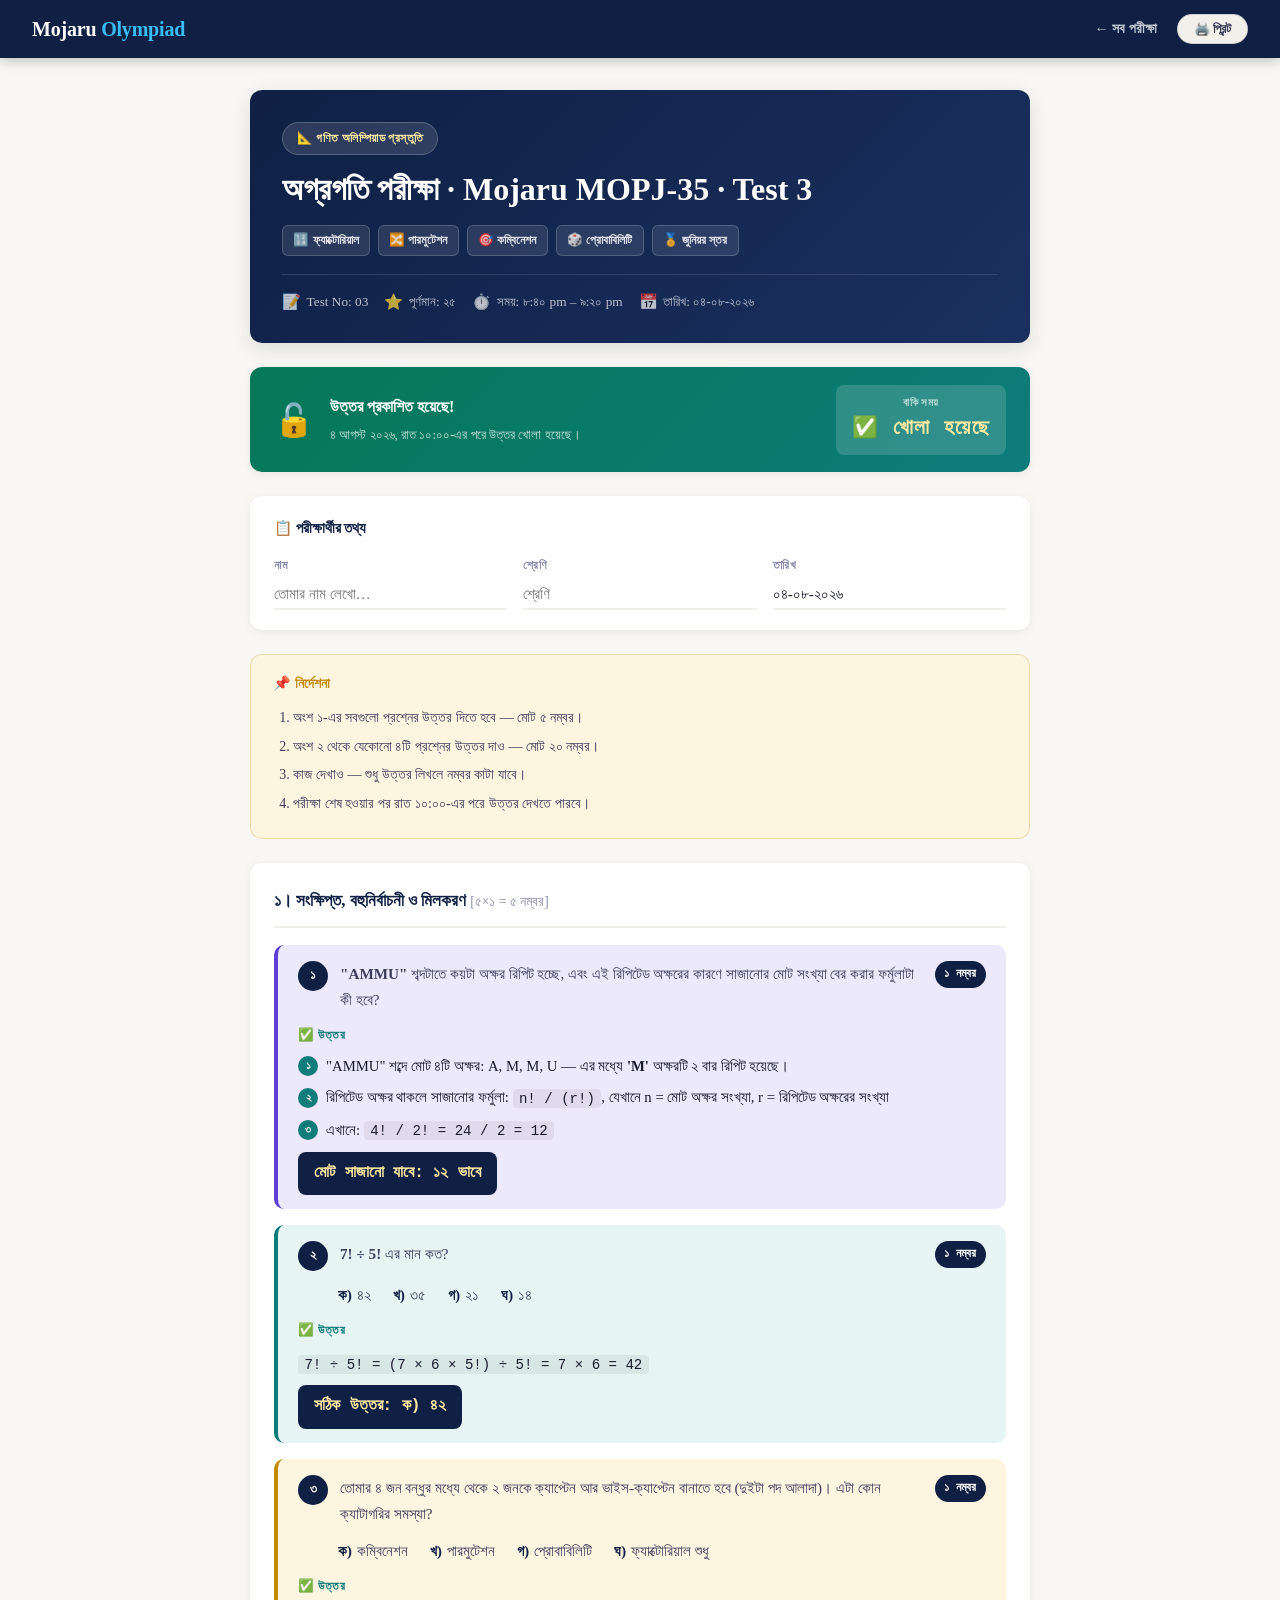
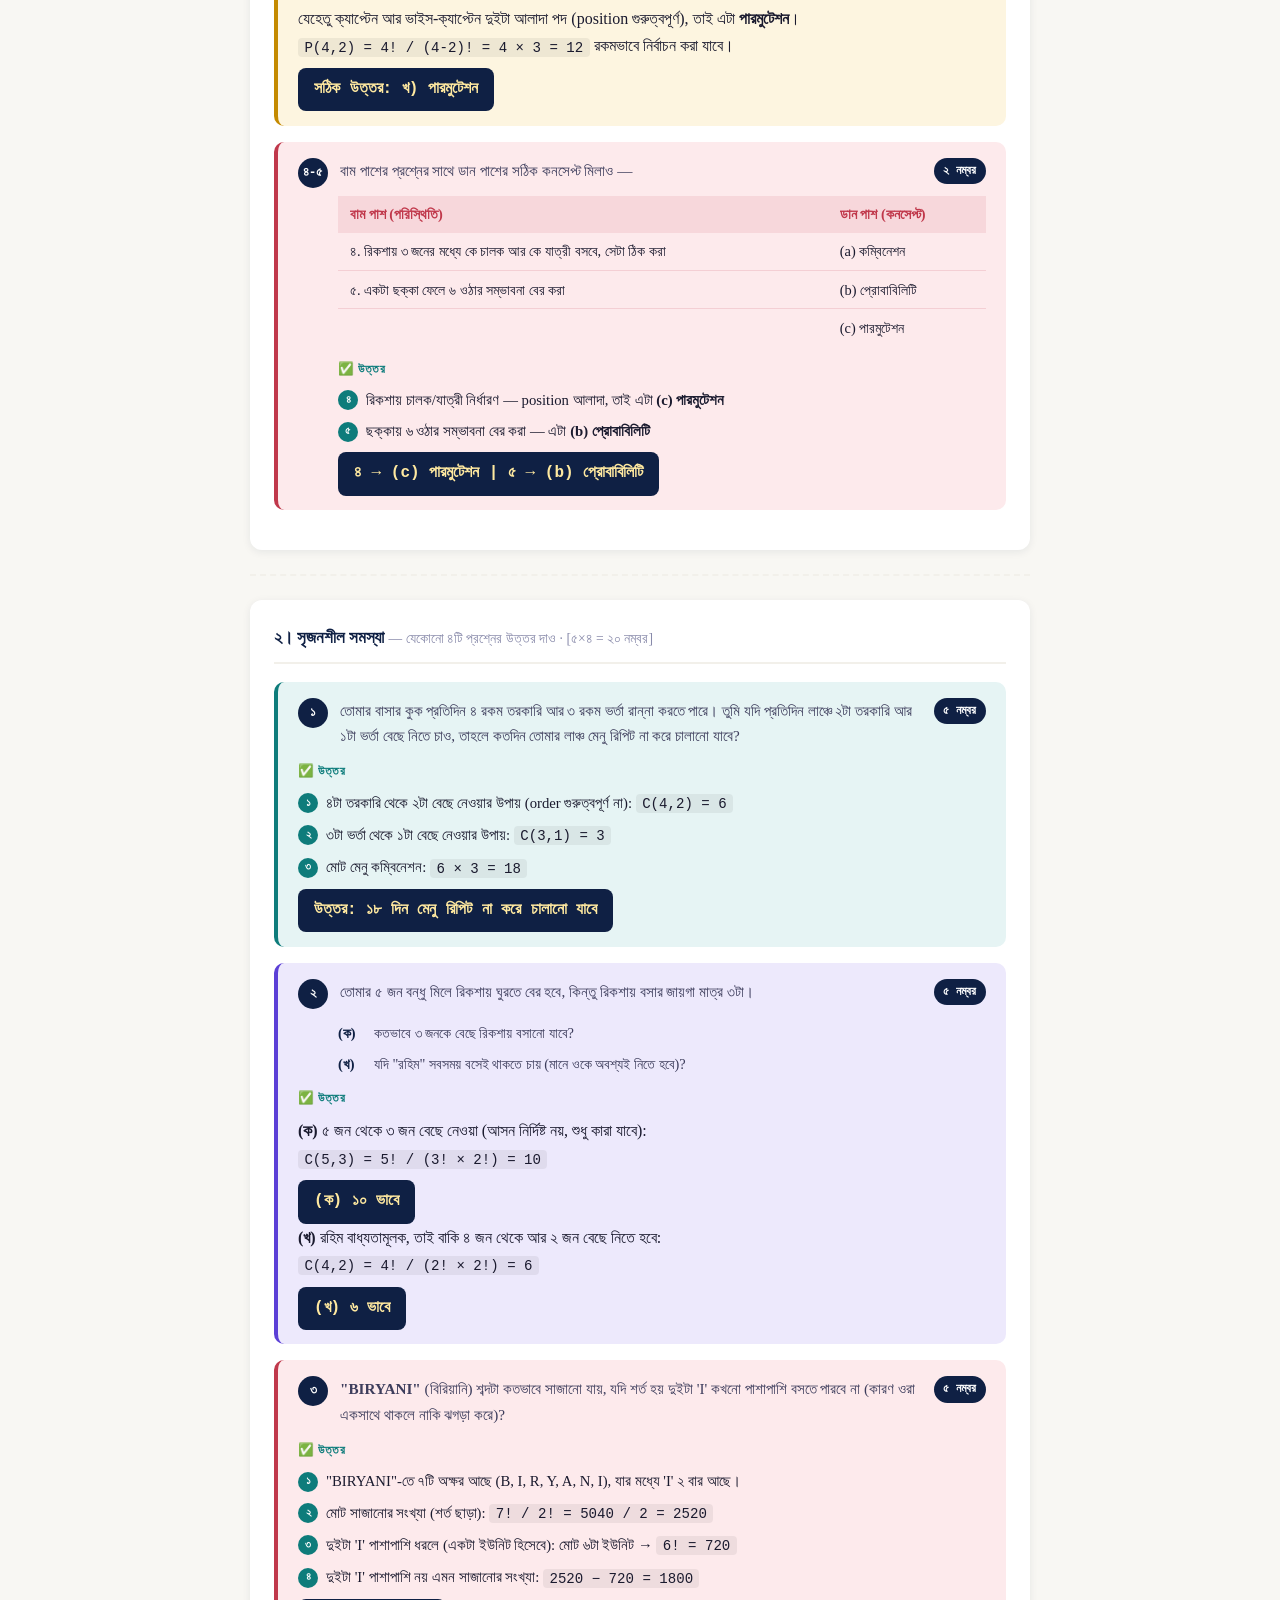
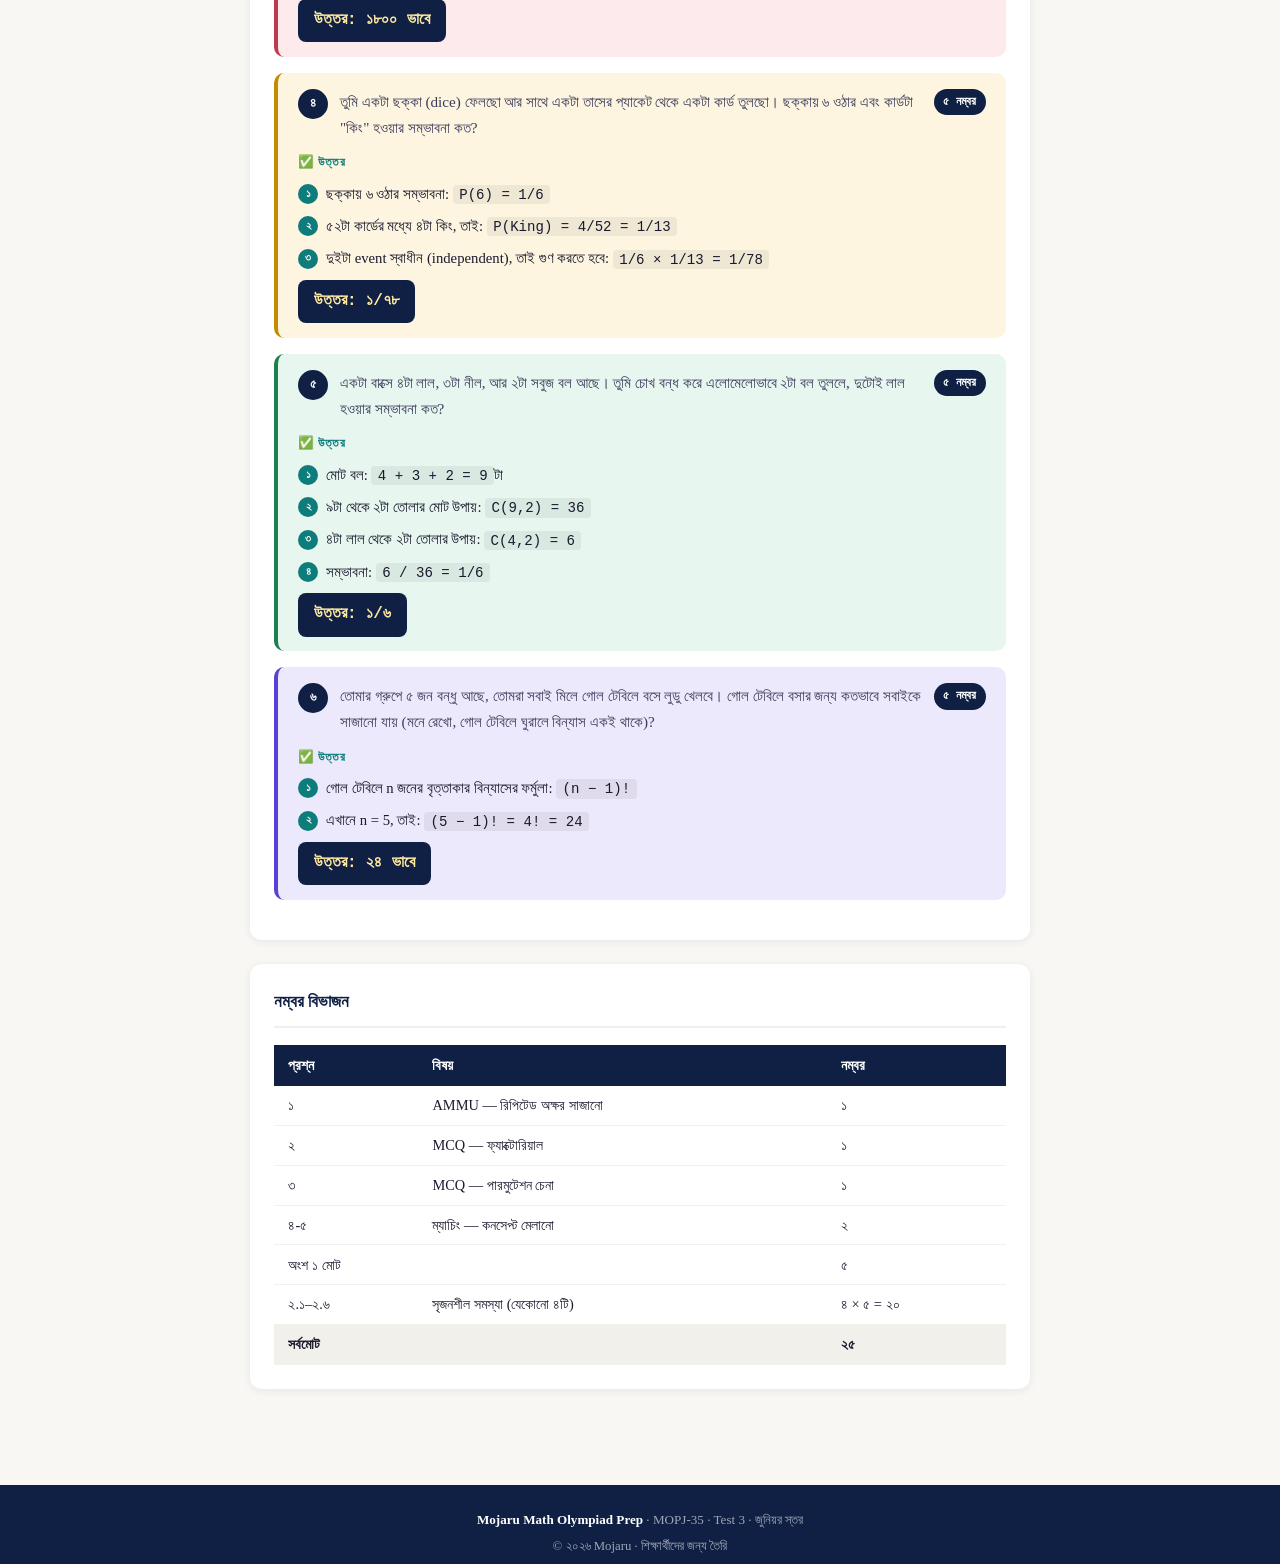
<file: mopj-35_t3.html>
<!DOCTYPE html>
<html lang="bn">
<head>
  <meta charset="UTF-8" />
  <meta name="viewport" content="width=device-width, initial-scale=1.0" />
  <title>MOPJ-35 · Test 3 | গণিত অলিম্পিয়াড প্রস্তুতি · জুনিয়র</title>
  <link rel="stylesheet" href="style.css" />
  <style>
    /* Page-specific tweaks */
    .unlock-notice {
      text-align: center;
      padding: 2.5rem 1rem;
      color: var(--text-muted);
      font-family: var(--font-main);
      font-size: 0.95rem;
    }
    .unlock-notice .big-lock { font-size: 3rem; margin-bottom: 0.75rem; }
    .answer-box table {
      width: 100%; border-collapse: collapse; margin-top: 0.75rem; font-size: 0.88rem;
    }
    .answer-box table th {
      background: rgba(14,124,123,0.12); padding: 0.4rem 0.75rem;
      text-align: left; font-weight: 700; color: var(--teal);
      font-family: var(--font-main);
    }
    .answer-box table td {
      padding: 0.35rem 0.75rem; border-bottom: 1px solid rgba(14,124,123,0.1);
      font-family: var(--font-main);
    }
    .answer-box table tr:last-child td { border-bottom: none; }
    .answer-box .final-ans {
      background: var(--navy); color: var(--saffron-lt);
      border-radius: 8px; padding: 0.5rem 1rem;
      font-family: var(--font-mono); font-size: 1rem;
      font-weight: 700; display: inline-block; margin-top: 0.5rem;
    }
    .ans-step-list {
      list-style: none; display: flex; flex-direction: column; gap: 0.4rem; margin-top: 0.5rem;
    }
    .ans-step-list li {
      display: flex; gap: 0.5rem; align-items: flex-start; font-family: var(--font-main); font-size: 0.92rem;
    }
    .ans-step-list .step-num {
      background: var(--teal); color: white; border-radius: 50%;
      width: 20px; height: 20px; display: flex; align-items: center; justify-content: center;
      font-size: 0.68rem; font-weight: 700; flex-shrink: 0; margin-top: 0.15rem;
      font-family: var(--font-mono);
    }
    .print-btn {
      background: var(--parchment); border: 1.5px solid rgba(15,32,68,0.15);
      color: var(--text-secondary); padding: 0.4rem 1rem;
      border-radius: 100px; font-size: 0.82rem; font-weight: 600;
      cursor: pointer; font-family: var(--font-main);
      transition: all var(--transition); margin-left: auto; display: block;
    }
    .print-btn:hover { background: var(--navy); color: white; }

    /* MCQ options */
    .mcq-options {
      list-style: none; display: flex; flex-wrap: wrap; gap: 0.6rem 1.4rem;
      margin: 0.75rem 0 0.25rem 2.5rem;
      font-family: var(--font-main); font-size: 0.92rem; color: var(--text-secondary);
    }
    .mcq-options li { display: flex; align-items: center; gap: 0.3rem; }
    .mcq-options .opt-label { font-weight: 800; color: var(--navy); }
    .note-inline {
      font-size: 0.85rem; color: var(--text-muted);
      font-family: var(--font-main); font-weight: 400; margin-left: 0.4rem;
    }
    .optional-badge {
      display: inline-block; background: var(--gold-lt); color: var(--gold);
      font-size: 0.72rem; font-weight: 700; border-radius: 100px;
      padding: 0.2rem 0.7rem; margin-top: 0.6rem; font-family: var(--font-main);
    }
  </style>
</head>
<body>

<!-- ── Site Header ─────────────────────────────────────────── -->
<header class="site-header">
  <div class="logo">Mojaru <span>Olympiad</span></div>
  <nav>
    <a href="index.html">← সব পরীক্ষা</a>
    <button class="print-btn" onclick="window.print()">🖨️ প্রিন্ট</button>
  </nav>
</header>

<!-- ── Main ────────────────────────────────────────────────── -->
<main class="page-container">

  <!-- Exam Hero -->
  <div class="exam-hero">
    <div class="badge">📐 গণিত অলিম্পিয়াড প্রস্তুতি</div>
    <h1>অগ্রগতি পরীক্ষা · Mojaru MOPJ-35 · Test 3</h1>
    <div class="topic-tags">
      <span class="topic-tag">🔢 ফ্যাক্টোরিয়াল</span>
      <span class="topic-tag">🔀 পারমুটেশন</span>
      <span class="topic-tag">🎯 কম্বিনেশন</span>
      <span class="topic-tag">🎲 প্রোবাবিলিটি</span>
      <span class="topic-tag">🏅 জুনিয়র স্তর</span>
    </div>
    <div class="meta-row">
      <div class="meta-item"><span class="icon">📝</span> Test No: 03</div>
      <div class="meta-item"><span class="icon">⭐</span> পূর্ণমান: ২৫</div>
      <div class="meta-item"><span class="icon">⏱️</span> সময়: ৮:৪০ pm – ৯:২০ pm</div>
      <div class="meta-item"><span class="icon">📅</span> তারিখ: ০৪-০৮-২০২৬</div>
    </div>
  </div>

  <!-- Answer Lock Banner -->
  <div class="answer-lock-banner" id="lockBanner">
    <div class="lock-icon-wrap" id="lockIcon">🔒</div>
    <div class="lock-text">
      <h3 id="lockTitle">উত্তর এখনো লক আছে</h3>
      <p id="lockDesc">৪ আগস্ট ২০২৬, রাত ১০:০০-এর পরে উত্তর স্বয়ংক্রিয়ভাবে প্রকাশিত হবে।</p>
    </div>
    <div class="countdown-display">
      <div class="countdown-label">বাকি সময়</div>
      <div class="countdown-time" id="countdown">--:--:--</div>
    </div>
  </div>

  <!-- Student Info -->
  <div class="student-card">
    <h3>📋 পরীক্ষার্থীর তথ্য</h3>
    <div class="student-info-grid">
      <div class="info-field">
        <label>নাম</label>
        <input class="field-line" type="text" placeholder="তোমার নাম লেখো…" />
      </div>
      <div class="info-field">
        <label>শ্রেণি</label>
        <input class="field-line" type="text" placeholder="শ্রেণি" />
      </div>
      <div class="info-field">
        <label>তারিখ</label>
        <input class="field-line" type="text" value="০৪-০৮-২০২৬" readonly />
      </div>
    </div>
  </div>

  <!-- Instructions -->
  <div class="instructions-box">
    <h3>📌 নির্দেশনা</h3>
    <ol>
      <li>অংশ ১-এর সবগুলো প্রশ্নের উত্তর দিতে হবে — মোট ৫ নম্বর।</li>
      <li>অংশ ২ থেকে যেকোনো ৪টি প্রশ্নের উত্তর দাও — মোট ২০ নম্বর।</li>
      <li>কাজ দেখাও — শুধু উত্তর লিখলে নম্বর কাটা যাবে।</li>
      <li>পরীক্ষা শেষ হওয়ার পর রাত ১০:০০-এর পরে উত্তর দেখতে পারবে।</li>
    </ol>
  </div>

  <!-- ── Section 1: Short + MCQ + Matching ──────────────────── -->
  <div class="section-card">
    <div class="section-title">১। সংক্ষিপ্ত, বহুনির্বাচনী ও মিলকরণ <span style="font-size:0.85rem;color:var(--text-muted);font-family:var(--font-main);font-weight:400;">[৫×১ = ৫ নম্বর]</span></div>

    <!-- Q1 -->
    <div class="question q-violet">
      <div class="q-header">
        <span class="q-number">১</span>
        <p class="q-text">
          <strong>"AMMU"</strong> শব্দটাতে কয়টা অক্ষর রিপিট হচ্ছে, এবং এই রিপিটেড অক্ষরের কারণে সাজানোর মোট সংখ্যা বের করার ফর্মুলাটা কী হবে?
        </p>
        <span class="q-marks">১ নম্বর</span>
      </div>
      <div class="answer-section">
        <div class="unlock-notice" id="lock-1"><div class="big-lock">🔒</div>উত্তর রাত ১০:০০-এর পর প্রকাশিত হবে</div>
        <div class="answer-box" id="ans-1">
          <div class="ans-label">✅ উত্তর</div>
          <ul class="ans-step-list">
            <li><span class="step-num">১</span><span>"AMMU" শব্দে মোট ৪টি অক্ষর: A, M, M, U — এর মধ্যে <strong>'M'</strong> অক্ষরটি ২ বার রিপিট হয়েছে।</span></li>
            <li><span class="step-num">২</span><span>রিপিটেড অক্ষর থাকলে সাজানোর ফর্মুলা: <span class="math-step">n! / (r!)</span>, যেখানে n = মোট অক্ষর সংখ্যা, r = রিপিটেড অক্ষরের সংখ্যা</span></li>
            <li><span class="step-num">৩</span><span>এখানে: <span class="math-step">4! / 2! = 24 / 2 = 12</span></span></li>
          </ul>
          <div class="final-ans">মোট সাজানো যাবে: ১২ ভাবে</div>
        </div>
      </div>
    </div>

    <!-- Q2 -->
    <div class="question q-teal">
      <div class="q-header">
        <span class="q-number">২</span>
        <p class="q-text"><strong>7! ÷ 5!</strong> এর মান কত?</p>
        <span class="q-marks">১ নম্বর</span>
      </div>
      <ul class="mcq-options">
        <li><span class="opt-label">ক)</span> ৪২</li>
        <li><span class="opt-label">খ)</span> ৩৫</li>
        <li><span class="opt-label">গ)</span> ২১</li>
        <li><span class="opt-label">ঘ)</span> ১৪</li>
      </ul>
      <div class="answer-section">
        <div class="unlock-notice" id="lock-2"><div class="big-lock">🔒</div>উত্তর রাত ১০:০০-এর পর প্রকাশিত হবে</div>
        <div class="answer-box" id="ans-2">
          <div class="ans-label">✅ উত্তর</div>
          <p><span class="math-step">7! ÷ 5! = (7 × 6 × 5!) ÷ 5! = 7 × 6 = 42</span></p>
          <div class="final-ans">সঠিক উত্তর: ক) ৪২</div>
        </div>
      </div>
    </div>

    <!-- Q3 -->
    <div class="question q-gold">
      <div class="q-header">
        <span class="q-number">৩</span>
        <p class="q-text">
          তোমার ৪ জন বন্ধুর মধ্যে থেকে ২ জনকে ক্যাপ্টেন আর ভাইস-ক্যাপ্টেন বানাতে হবে (দুইটা পদ আলাদা)। এটা কোন ক্যাটাগরির সমস্যা?
        </p>
        <span class="q-marks">১ নম্বর</span>
      </div>
      <ul class="mcq-options">
        <li><span class="opt-label">ক)</span> কম্বিনেশন</li>
        <li><span class="opt-label">খ)</span> পারমুটেশন</li>
        <li><span class="opt-label">গ)</span> প্রোবাবিলিটি</li>
        <li><span class="opt-label">ঘ)</span> ফ্যাক্টোরিয়াল শুধু</li>
      </ul>
      <div class="answer-section">
        <div class="unlock-notice" id="lock-3"><div class="big-lock">🔒</div>উত্তর রাত ১০:০০-এর পর প্রকাশিত হবে</div>
        <div class="answer-box" id="ans-3">
          <div class="ans-label">✅ উত্তর</div>
          <p>যেহেতু ক্যাপ্টেন আর ভাইস-ক্যাপ্টেন দুইটা আলাদা পদ (position গুরুত্বপূর্ণ), তাই এটা <strong>পারমুটেশন</strong>।</p>
          <p><span class="math-step">P(4,2) = 4! / (4-2)! = 4 × 3 = 12</span> রকমভাবে নির্বাচন করা যাবে।</p>
          <div class="final-ans">সঠিক উত্তর: খ) পারমুটেশন</div>
        </div>
      </div>
    </div>

    <!-- Q4-5: Matching -->
    <div class="question q-rose">
      <div class="q-header">
        <span class="q-number">৪-৫</span>
        <p class="q-text">বাম পাশের প্রশ্নের সাথে ডান পাশের সঠিক কনসেপ্ট মিলাও —</p>
        <span class="q-marks">২ নম্বর</span>
      </div>
      <table style="margin: 0.5rem 0 0.75rem 2.5rem; width: calc(100% - 2.5rem); border-collapse: collapse; font-size: 0.9rem;">
        <tr>
          <th style="background: rgba(192,56,75,0.1); padding: 0.4rem 0.75rem; text-align:left; font-weight:700; color: var(--rose);">বাম পাশ (পরিস্থিতি)</th>
          <th style="background: rgba(192,56,75,0.1); padding: 0.4rem 0.75rem; text-align:left; font-weight:700; color: var(--rose);">ডান পাশ (কনসেপ্ট)</th>
        </tr>
        <tr>
          <td style="padding: 0.4rem 0.75rem; border-bottom: 1px solid rgba(192,56,75,0.15);">৪. রিকশায় ৩ জনের মধ্যে কে চালক আর কে যাত্রী বসবে, সেটা ঠিক করা</td>
          <td style="padding: 0.4rem 0.75rem; border-bottom: 1px solid rgba(192,56,75,0.15);">(a) কম্বিনেশন</td>
        </tr>
        <tr>
          <td style="padding: 0.4rem 0.75rem; border-bottom: 1px solid rgba(192,56,75,0.15);">৫. একটা ছক্কা ফেলে ৬ ওঠার সম্ভাবনা বের করা</td>
          <td style="padding: 0.4rem 0.75rem; border-bottom: 1px solid rgba(192,56,75,0.15);">(b) প্রোবাবিলিটি</td>
        </tr>
        <tr>
          <td style="padding: 0.4rem 0.75rem;"></td>
          <td style="padding: 0.4rem 0.75rem;">(c) পারমুটেশন</td>
        </tr>
      </table>
      <div class="answer-section" style="margin-left: 2.5rem;">
        <div class="unlock-notice" id="lock-4-5"><div class="big-lock">🔒</div>উত্তর রাত ১০:০০-এর পর প্রকাশিত হবে</div>
        <div class="answer-box" id="ans-4-5">
          <div class="ans-label">✅ উত্তর</div>
          <ul class="ans-step-list">
            <li><span class="step-num">৪</span><span>রিকশায় চালক/যাত্রী নির্ধারণ — position আলাদা, তাই এটা <strong>(c) পারমুটেশন</strong></span></li>
            <li><span class="step-num">৫</span><span>ছক্কায় ৬ ওঠার সম্ভাবনা বের করা — এটা <strong>(b) প্রোবাবিলিটি</strong></span></li>
          </ul>
          <div class="final-ans">৪ → (c) পারমুটেশন | ৫ → (b) প্রোবাবিলিটি</div>
        </div>
      </div>
    </div>
  </div>

  <hr class="section-divider" />

  <!-- ── Section 2: Any 4 of 6 ───────────────────────────────── -->
  <div class="section-card">
    <div class="section-title">
      ২। সৃজনশীল সমস্যা <span style="font-size:0.85rem;color:var(--text-muted);font-family:var(--font-main);font-weight:400;">— যেকোনো ৪টি প্রশ্নের উত্তর দাও · [৫×৪ = ২০ নম্বর]</span>
    </div>

    <!-- Q1 -->
    <div class="question q-teal">
      <div class="q-header">
        <span class="q-number">১</span>
        <p class="q-text">
          তোমার বাসার কুক প্রতিদিন ৪ রকম তরকারি আর ৩ রকম ভর্তা রান্না করতে পারে। তুমি যদি প্রতিদিন লাঞ্চে ২টা তরকারি আর ১টা ভর্তা বেছে নিতে চাও, তাহলে কতদিন তোমার লাঞ্চ মেনু রিপিট না করে চালানো যাবে?
        </p>
        <span class="q-marks">৫ নম্বর</span>
      </div>
      <div class="answer-section">
        <div class="unlock-notice" id="lock-s2-1"><div class="big-lock">🔒</div>উত্তর রাত ১০:০০-এর পর প্রকাশিত হবে</div>
        <div class="answer-box" id="ans-s2-1">
          <div class="ans-label">✅ উত্তর</div>
          <ul class="ans-step-list">
            <li><span class="step-num">১</span><span>৪টা তরকারি থেকে ২টা বেছে নেওয়ার উপায় (order গুরুত্বপূর্ণ না): <span class="math-step">C(4,2) = 6</span></span></li>
            <li><span class="step-num">২</span><span>৩টা ভর্তা থেকে ১টা বেছে নেওয়ার উপায়: <span class="math-step">C(3,1) = 3</span></span></li>
            <li><span class="step-num">৩</span><span>মোট মেনু কম্বিনেশন: <span class="math-step">6 × 3 = 18</span></span></li>
          </ul>
          <div class="final-ans">উত্তর: ১৮ দিন মেনু রিপিট না করে চালানো যাবে</div>
        </div>
      </div>
    </div>

    <!-- Q2 -->
    <div class="question q-violet">
      <div class="q-header">
        <span class="q-number">২</span>
        <p class="q-text">
          তোমার ৫ জন বন্ধু মিলে রিকশায় ঘুরতে বের হবে, কিন্তু রিকশায় বসার জায়গা মাত্র ৩টা।
        </p>
        <span class="q-marks">৫ নম্বর</span>
      </div>
      <ul class="sub-questions">
        <li><span class="sub-label">(ক)</span><span>কতভাবে ৩ জনকে বেছে রিকশায় বসানো যাবে?</span></li>
        <li><span class="sub-label">(খ)</span><span>যদি "রহিম" সবসময় বসেই থাকতে চায় (মানে ওকে অবশ্যই নিতে হবে)?</span></li>
      </ul>
      <div class="answer-section">
        <div class="unlock-notice" id="lock-s2-2"><div class="big-lock">🔒</div>উত্তর রাত ১০:০০-এর পর প্রকাশিত হবে</div>
        <div class="answer-box" id="ans-s2-2">
          <div class="ans-label">✅ উত্তর</div>
          <p><strong>(ক)</strong> ৫ জন থেকে ৩ জন বেছে নেওয়া (আসন নির্দিষ্ট নয়, শুধু কারা যাবে):</p>
          <p><span class="math-step">C(5,3) = 5! / (3! × 2!) = 10</span></p>
          <div class="final-ans">(ক) ১০ ভাবে</div>
          <br>
          <p><strong>(খ)</strong> রহিম বাধ্যতামূলক, তাই বাকি ৪ জন থেকে আর ২ জন বেছে নিতে হবে:</p>
          <p><span class="math-step">C(4,2) = 4! / (2! × 2!) = 6</span></p>
          <div class="final-ans">(খ) ৬ ভাবে</div>
        </div>
      </div>
    </div>

    <!-- Q3 -->
    <div class="question q-rose">
      <div class="q-header">
        <span class="q-number">৩</span>
        <p class="q-text">
          <strong>"BIRYANI"</strong> (বিরিয়ানি) শব্দটা কতভাবে সাজানো যায়, যদি শর্ত হয় দুইটা 'I' কখনো পাশাপাশি বসতে পারবে না (কারণ ওরা একসাথে থাকলে নাকি ঝগড়া করে)?
        </p>
        <span class="q-marks">৫ নম্বর</span>
      </div>
      <div class="answer-section">
        <div class="unlock-notice" id="lock-s2-3"><div class="big-lock">🔒</div>উত্তর রাত ১০:০০-এর পর প্রকাশিত হবে</div>
        <div class="answer-box" id="ans-s2-3">
          <div class="ans-label">✅ উত্তর</div>
          <ul class="ans-step-list">
            <li><span class="step-num">১</span><span>"BIRYANI"-তে ৭টি অক্ষর আছে (B, I, R, Y, A, N, I), যার মধ্যে 'I' ২ বার আছে।</span></li>
            <li><span class="step-num">২</span><span>মোট সাজানোর সংখ্যা (শর্ত ছাড়া): <span class="math-step">7! / 2! = 5040 / 2 = 2520</span></span></li>
            <li><span class="step-num">৩</span><span>দুইটা 'I' পাশাপাশি ধরলে (একটা ইউনিট হিসেবে): মোট ৬টা ইউনিট → <span class="math-step">6! = 720</span></span></li>
            <li><span class="step-num">৪</span><span>দুইটা 'I' পাশাপাশি নয় এমন সাজানোর সংখ্যা: <span class="math-step">2520 − 720 = 1800</span></span></li>
          </ul>
          <div class="final-ans">উত্তর: ১৮০০ ভাবে</div>
        </div>
      </div>
    </div>

    <!-- Q4 -->
    <div class="question q-gold">
      <div class="q-header">
        <span class="q-number">৪</span>
        <p class="q-text">
          তুমি একটা ছক্কা (dice) ফেলছো আর সাথে একটা তাসের প্যাকেট থেকে একটা কার্ড তুলছো। ছক্কায় ৬ ওঠার এবং কার্ডটা "কিং" হওয়ার সম্ভাবনা কত?
        </p>
        <span class="q-marks">৫ নম্বর</span>
      </div>
      <div class="answer-section">
        <div class="unlock-notice" id="lock-s2-4"><div class="big-lock">🔒</div>উত্তর রাত ১০:০০-এর পর প্রকাশিত হবে</div>
        <div class="answer-box" id="ans-s2-4">
          <div class="ans-label">✅ উত্তর</div>
          <ul class="ans-step-list">
            <li><span class="step-num">১</span><span>ছক্কায় ৬ ওঠার সম্ভাবনা: <span class="math-step">P(6) = 1/6</span></span></li>
            <li><span class="step-num">২</span><span>৫২টা কার্ডের মধ্যে ৪টা কিং, তাই: <span class="math-step">P(King) = 4/52 = 1/13</span></span></li>
            <li><span class="step-num">৩</span><span>দুইটা event স্বাধীন (independent), তাই গুণ করতে হবে: <span class="math-step">1/6 × 1/13 = 1/78</span></span></li>
          </ul>
          <div class="final-ans">উত্তর: ১/৭৮</div>
        </div>
      </div>
    </div>

    <!-- Q5 -->
    <div class="question q-green">
      <div class="q-header">
        <span class="q-number">৫</span>
        <p class="q-text">
          একটা বাক্সে ৪টা লাল, ৩টা নীল, আর ২টা সবুজ বল আছে। তুমি চোখ বন্ধ করে এলোমেলোভাবে ২টা বল তুললে, দুটোই লাল হওয়ার সম্ভাবনা কত?
        </p>
        <span class="q-marks">৫ নম্বর</span>
      </div>
      <div class="answer-section">
        <div class="unlock-notice" id="lock-s2-5"><div class="big-lock">🔒</div>উত্তর রাত ১০:০০-এর পর প্রকাশিত হবে</div>
        <div class="answer-box" id="ans-s2-5">
          <div class="ans-label">✅ উত্তর</div>
          <ul class="ans-step-list">
            <li><span class="step-num">১</span><span>মোট বল: <span class="math-step">4 + 3 + 2 = 9</span>টা</span></li>
            <li><span class="step-num">২</span><span>৯টা থেকে ২টা তোলার মোট উপায়: <span class="math-step">C(9,2) = 36</span></span></li>
            <li><span class="step-num">৩</span><span>৪টা লাল থেকে ২টা তোলার উপায়: <span class="math-step">C(4,2) = 6</span></span></li>
            <li><span class="step-num">৪</span><span>সম্ভাবনা: <span class="math-step">6 / 36 = 1/6</span></span></li>
          </ul>
          <div class="final-ans">উত্তর: ১/৬</div>
        </div>
      </div>
    </div>

    <!-- Q6 -->
    <div class="question q-violet">
      <div class="q-header">
        <span class="q-number">৬</span>
        <p class="q-text">
          তোমার গ্রুপে ৫ জন বন্ধু আছে, তোমরা সবাই মিলে গোল টেবিলে বসে লুডু খেলবে। গোল টেবিলে বসার জন্য কতভাবে সবাইকে সাজানো যায় (মনে রেখো, গোল টেবিলে ঘুরালে বিন্যাস একই থাকে)?
        </p>
        <span class="q-marks">৫ নম্বর</span>
      </div>
      <div class="answer-section">
        <div class="unlock-notice" id="lock-s2-6"><div class="big-lock">🔒</div>উত্তর রাত ১০:০০-এর পর প্রকাশিত হবে</div>
        <div class="answer-box" id="ans-s2-6">
          <div class="ans-label">✅ উত্তর</div>
          <ul class="ans-step-list">
            <li><span class="step-num">১</span><span>গোল টেবিলে n জনের বৃত্তাকার বিন্যাসের ফর্মুলা: <span class="math-step">(n − 1)!</span></span></li>
            <li><span class="step-num">২</span><span>এখানে n = 5, তাই: <span class="math-step">(5 − 1)! = 4! = 24</span></span></li>
          </ul>
          <div class="final-ans">উত্তর: ২৪ ভাবে</div>
        </div>
      </div>
    </div>

  </div>

  <!-- Marks Distribution -->
  <div class="section-card" style="animation-delay:0.4s">
    <div class="section-title">নম্বর বিভাজন</div>
    <table class="marks-table">
      <thead><tr><th>প্রশ্ন</th><th>বিষয়</th><th>নম্বর</th></tr></thead>
      <tbody>
        <tr><td>১</td><td>AMMU — রিপিটেড অক্ষর সাজানো</td><td>১</td></tr>
        <tr><td>২</td><td>MCQ — ফ্যাক্টোরিয়াল</td><td>১</td></tr>
        <tr><td>৩</td><td>MCQ — পারমুটেশন চেনা</td><td>১</td></tr>
        <tr><td>৪-৫</td><td>ম্যাচিং — কনসেপ্ট মেলানো</td><td>২</td></tr>
        <tr><td colspan="2">অংশ ১ মোট</td><td>৫</td></tr>
        <tr><td>২.১–২.৬</td><td>সৃজনশীল সমস্যা (যেকোনো ৪টি)</td><td>৪ × ৫ = ২০</td></tr>
        <tr style="font-weight:700;"><td colspan="2">সর্বমোট</td><td>২৫</td></tr>
      </tbody>
    </table>
  </div>

</main>

<!-- ── Footer ───────────────────────────────────────────────── -->
<footer class="site-footer">
  <p><strong>Mojaru Math Olympiad Prep</strong> · MOPJ-35 · Test 3 · জুনিয়র স্তর</p>
  <p style="margin-top:0.3rem;font-size:0.8rem;">© ২০২৬ Mojaru · শিক্ষার্থীদের জন্য তৈরি</p>
</footer>

<!-- ── Countdown + Answer Reveal Script ─────────────────────── -->
<script>
  // Unlock date/time: 4 August 2026, 10:00 PM Bangladesh Time (UTC+6)
  const UNLOCK_DATE = new Date('2026-08-04T22:00:00+06:00');

  const lockBanner     = document.getElementById('lockBanner');
  const lockIcon       = document.getElementById('lockIcon');
  const lockTitle      = document.getElementById('lockTitle');
  const lockDesc       = document.getElementById('lockDesc');
  const countdownEl    = document.getElementById('countdown');

  const answerIds = ['1','2','3','4-5','s2-1','s2-2','s2-3','s2-4','s2-5','s2-6'];

  function pad(n){ return String(n).padStart(2,'0'); }

  function revealAllAnswers() {
    answerIds.forEach(id => {
      const lockEl = document.getElementById(`lock-${id}`);
      const ansEl  = document.getElementById(`ans-${id}`);
      if (lockEl) lockEl.style.display = 'none';
      if (ansEl)  ansEl.classList.add('visible');
    });
  }

  function updateCountdown() {
    const now  = new Date();
    const diff = UNLOCK_DATE - now;

    if (diff <= 0) {
      countdownEl.textContent = '✅ খোলা হয়েছে';
      lockBanner.classList.add('unlocked');
      lockIcon.textContent  = '🔓';
      lockTitle.textContent = 'উত্তর প্রকাশিত হয়েছে!';
      lockDesc.textContent  = '৪ আগস্ট ২০২৬, রাত ১০:০০-এর পরে উত্তর খোলা হয়েছে।';
      document.querySelector('.countdown-display').style.background = 'rgba(255,255,255,0.15)';
      revealAllAnswers();
      clearInterval(timer);
      return;
    }

    const hours   = Math.floor(diff / 3_600_000);
    const minutes = Math.floor((diff % 3_600_000) / 60_000);
    const seconds = Math.floor((diff % 60_000) / 1_000);

    if (hours >= 24) {
      const days = Math.floor(hours / 24);
      const hrs  = hours % 24;
      countdownEl.textContent = `${days}d ${pad(hrs)}:${pad(minutes)}:${pad(seconds)}`;
    } else {
      countdownEl.textContent = `${pad(hours)}:${pad(minutes)}:${pad(seconds)}`;
    }
  }

  updateCountdown();
  const timer = setInterval(updateCountdown, 1000);
</script>

</body>
</html>
</file>
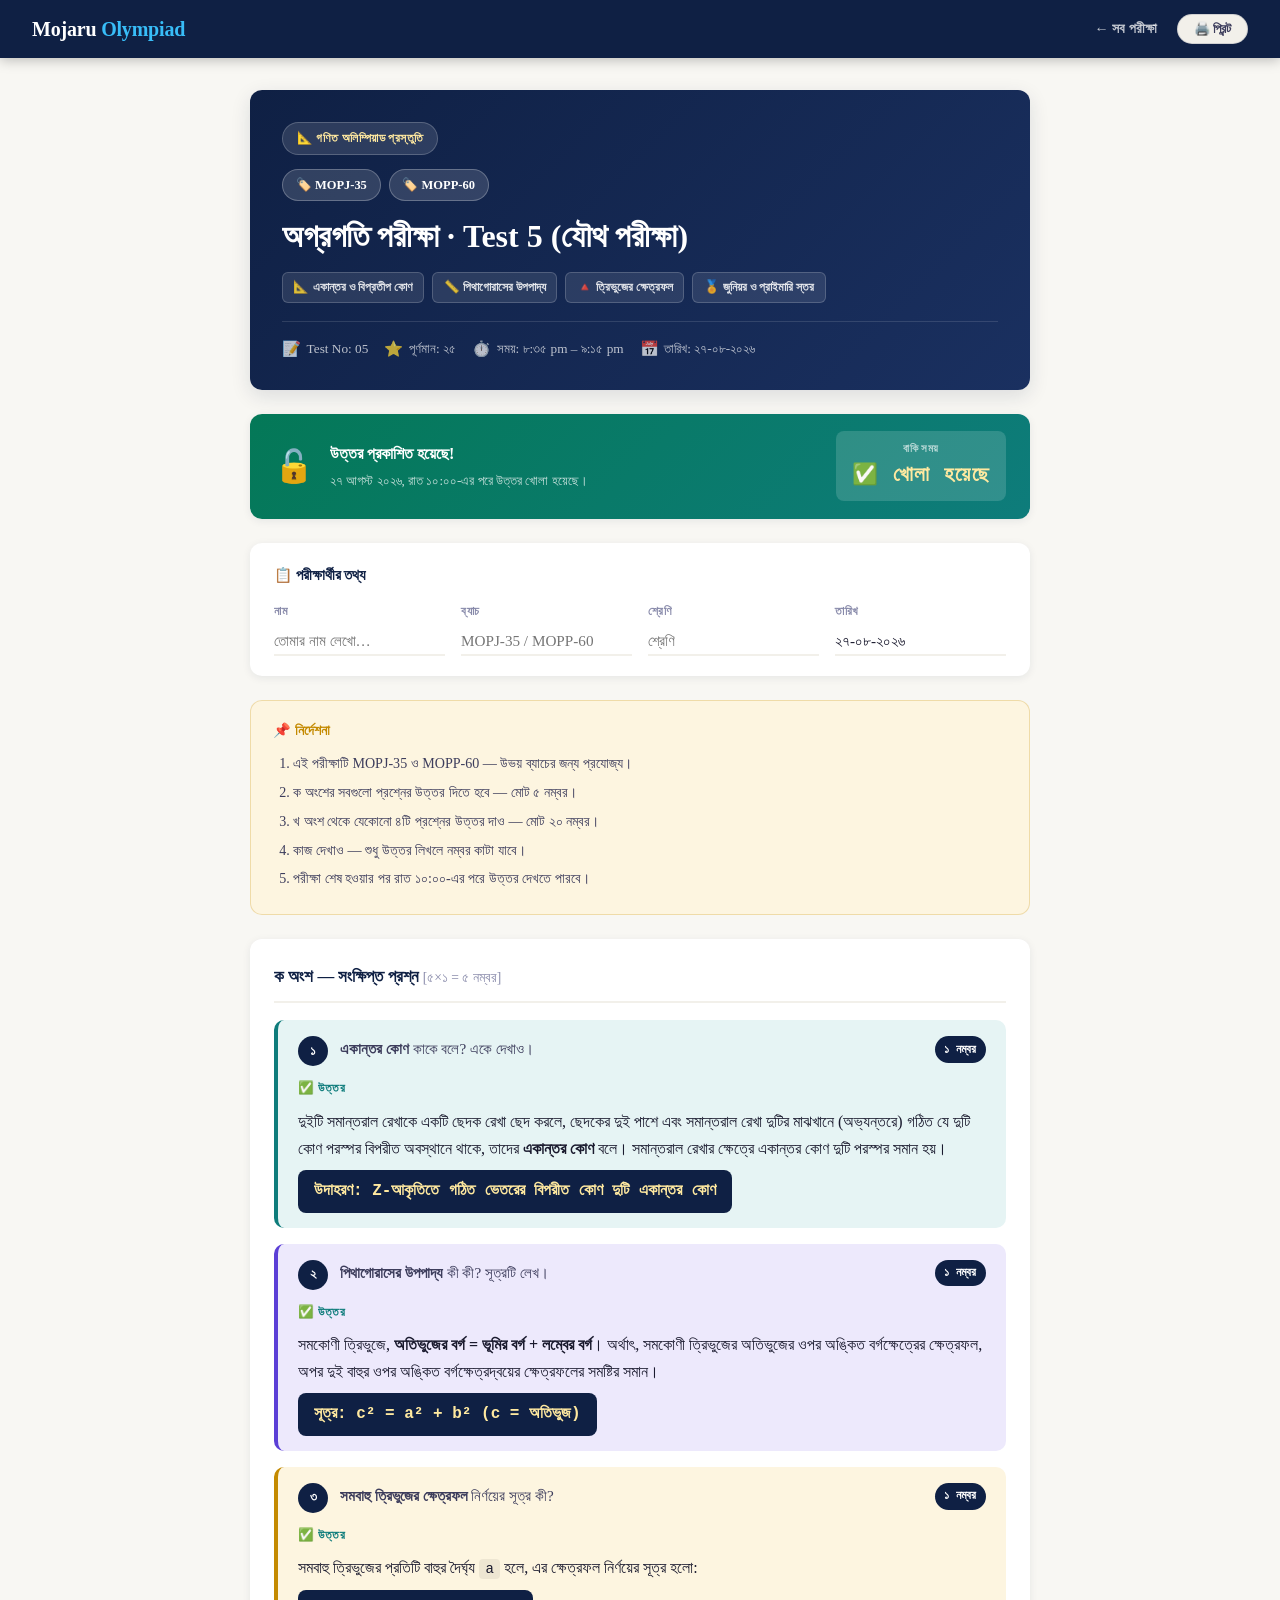
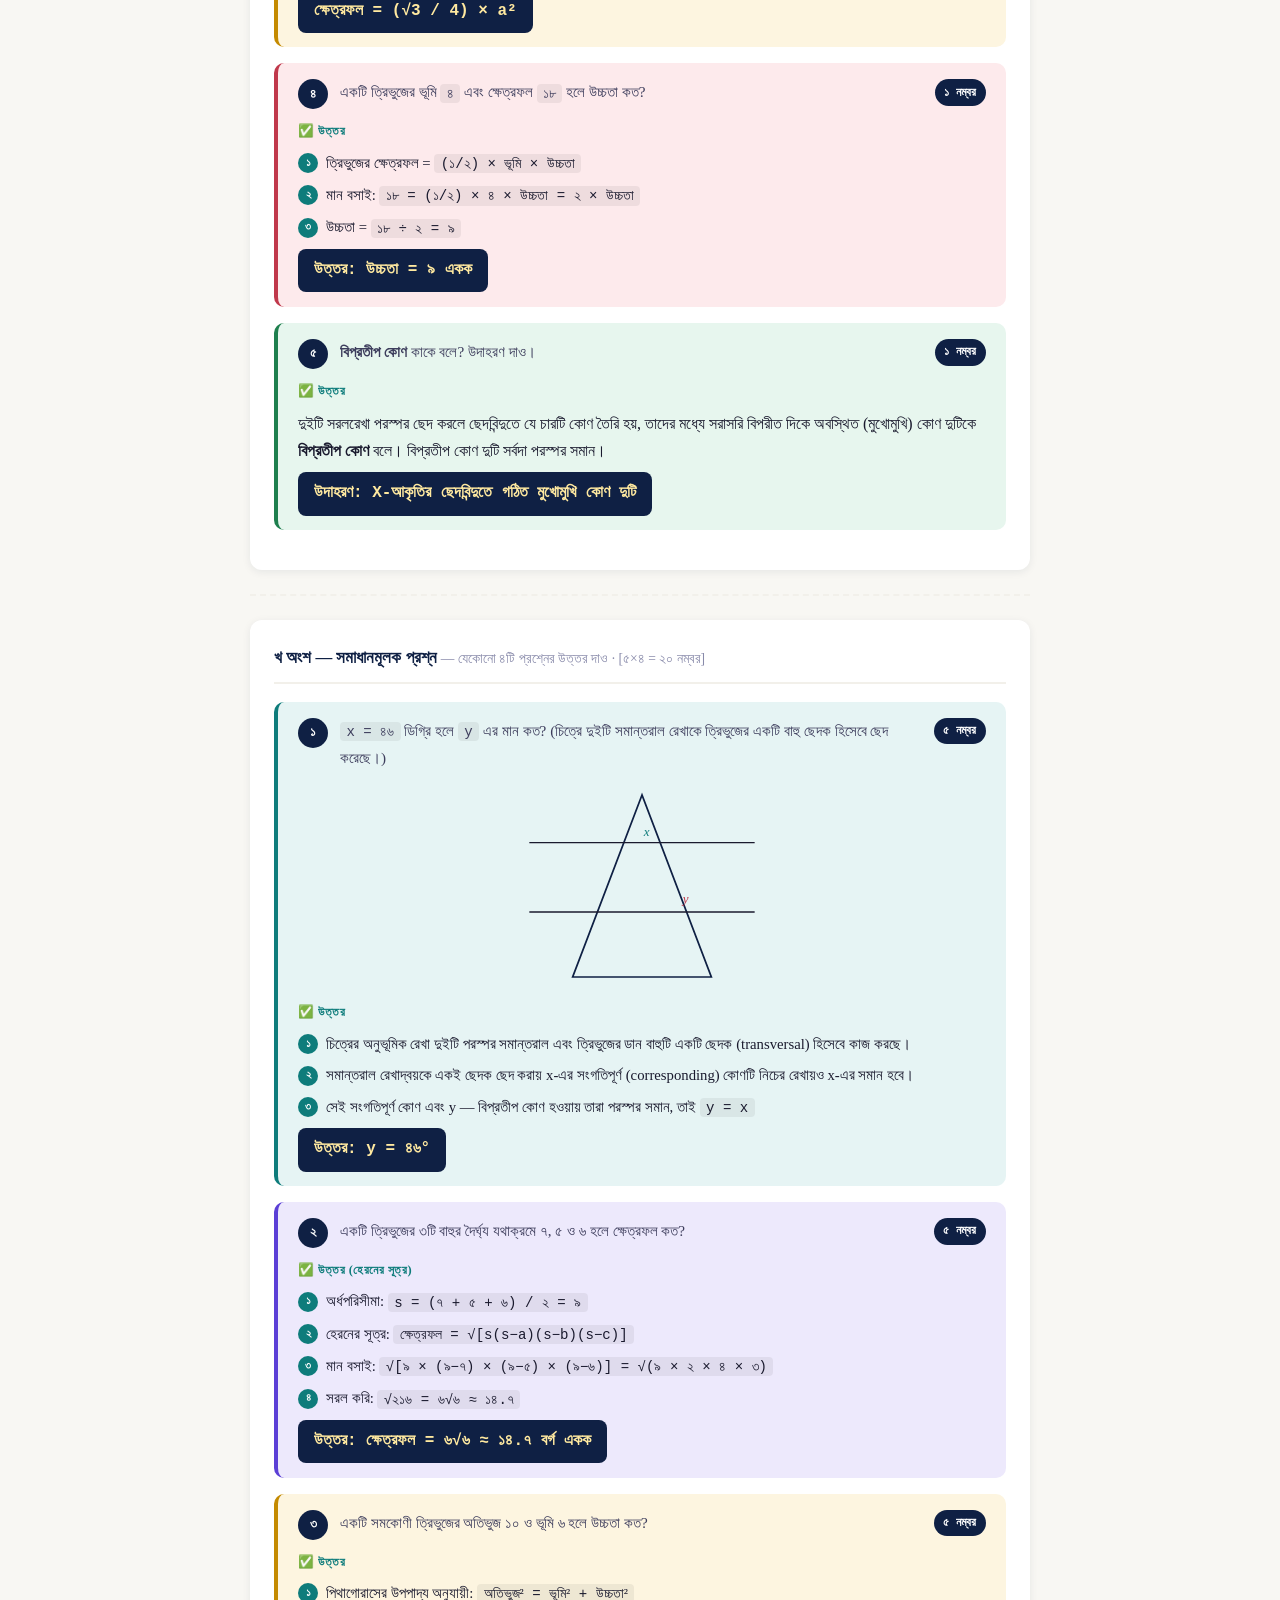
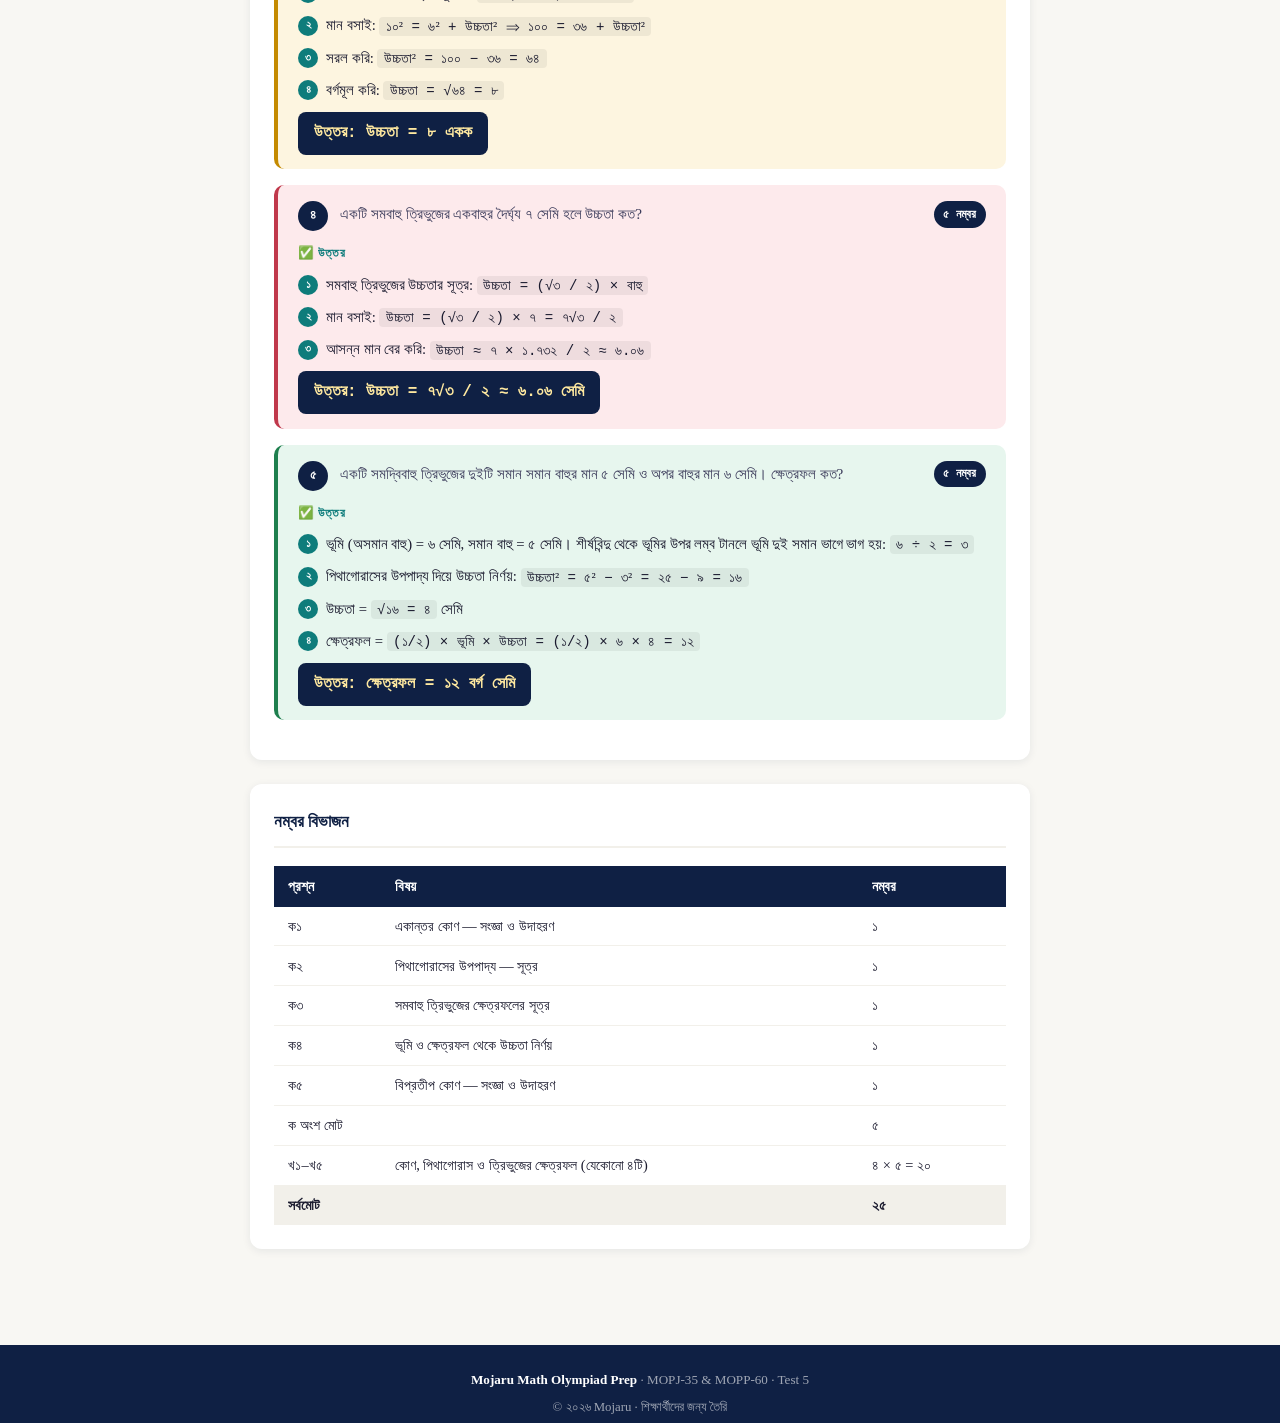
<file: MOPJ_35_MOPP_60_t5.html>
<!DOCTYPE html>
<html lang="bn">
<head>
  <meta charset="UTF-8" />
  <meta name="viewport" content="width=device-width, initial-scale=1.0" />
  <title>MOPJ-35 &amp; MOPP-60 · Test 5 | গণিত অলিম্পিয়াড প্রস্তুতি</title>
  <link rel="stylesheet" href="style.css" />
  <style>
    /* Page-specific tweaks */
    .unlock-notice {
      text-align: center;
      padding: 2.5rem 1rem;
      color: var(--text-muted);
      font-family: var(--font-main);
      font-size: 0.95rem;
    }
    .unlock-notice .big-lock { font-size: 3rem; margin-bottom: 0.75rem; }
    .answer-box table {
      width: 100%; border-collapse: collapse; margin-top: 0.75rem; font-size: 0.88rem;
    }
    .answer-box table th {
      background: rgba(14,124,123,0.12); padding: 0.4rem 0.75rem;
      text-align: left; font-weight: 700; color: var(--teal);
      font-family: var(--font-main);
    }
    .answer-box table td {
      padding: 0.35rem 0.75rem; border-bottom: 1px solid rgba(14,124,123,0.1);
      font-family: var(--font-main);
    }
    .answer-box table tr:last-child td { border-bottom: none; }
    .answer-box .final-ans {
      background: var(--navy); color: var(--saffron-lt);
      border-radius: 8px; padding: 0.5rem 1rem;
      font-family: var(--font-mono); font-size: 1rem;
      font-weight: 700; display: inline-block; margin-top: 0.5rem;
    }
    .ans-step-list {
      list-style: none; display: flex; flex-direction: column; gap: 0.4rem; margin-top: 0.5rem;
    }
    .ans-step-list li {
      display: flex; gap: 0.5rem; align-items: flex-start; font-family: var(--font-main); font-size: 0.92rem;
    }
    .ans-step-list .step-num {
      background: var(--teal); color: white; border-radius: 50%;
      width: 20px; height: 20px; display: flex; align-items: center; justify-content: center;
      font-size: 0.68rem; font-weight: 700; flex-shrink: 0; margin-top: 0.15rem;
      font-family: var(--font-mono);
    }
    .print-btn {
      background: var(--parchment); border: 1.5px solid rgba(15,32,68,0.15);
      color: var(--text-secondary); padding: 0.4rem 1rem;
      border-radius: 100px; font-size: 0.82rem; font-weight: 600;
      cursor: pointer; font-family: var(--font-main);
      transition: all var(--transition); margin-left: auto; display: block;
    }
    .print-btn:hover { background: var(--navy); color: white; }

    .sub-questions {
      list-style: none; display: flex; flex-direction: column; gap: 0.4rem;
      margin: 0.6rem 0 0.25rem 2.5rem; font-family: var(--font-main); font-size: 0.92rem;
    }
    .sub-questions .sub-label { font-weight: 800; color: var(--navy); margin-right: 0.4rem; }

    .note-inline {
      font-size: 0.85rem; color: var(--text-muted);
      font-family: var(--font-main); font-weight: 400; margin-left: 0.4rem;
    }
    .optional-badge {
      display: inline-block; background: var(--gold-lt); color: var(--gold);
      font-size: 0.72rem; font-weight: 700; border-radius: 100px;
      padding: 0.2rem 0.7rem; margin-top: 0.6rem; font-family: var(--font-main);
    }
    .batch-badge {
      display: inline-flex; align-items: center; gap: 0.3rem;
      background: rgba(255,255,255,0.14); border: 1px solid rgba(255,255,255,0.25);
      border-radius: 100px; padding: 0.28rem 0.8rem;
      font-size: 0.78rem; font-weight: 700; color: white;
    }
    .batch-row { display: flex; flex-wrap: wrap; gap: 0.5rem; margin-bottom: 0.9rem; }
    .angle-diagram { display: block; margin: 0.75rem auto 0.5rem; max-width: 260px; width: 100%; height: auto; }
  </style>
</head>
<body>

<!-- ── Site Header ─────────────────────────────────────────── -->
<header class="site-header">
  <div class="logo">Mojaru <span>Olympiad</span></div>
  <nav>
    <a href="index.html">← সব পরীক্ষা</a>
    <button class="print-btn" onclick="window.print()">🖨️ প্রিন্ট</button>
  </nav>
</header>

<!-- ── Main ────────────────────────────────────────────────── -->
<main class="page-container">

  <!-- Exam Hero -->
  <div class="exam-hero">
    <div class="badge">📐 গণিত অলিম্পিয়াড প্রস্তুতি</div>
    <div class="batch-row">
      <span class="batch-badge">🏷️ MOPJ-35</span>
      <span class="batch-badge">🏷️ MOPP-60</span>
    </div>
    <h1>অগ্রগতি পরীক্ষা · Test 5 (যৌথ পরীক্ষা)</h1>
    <div class="topic-tags">
      <span class="topic-tag">📐 একান্তর ও বিপ্রতীপ কোণ</span>
      <span class="topic-tag">📏 পিথাগোরাসের উপপাদ্য</span>
      <span class="topic-tag">🔺 ত্রিভুজের ক্ষেত্রফল</span>
      <span class="topic-tag">🏅 জুনিয়র ও প্রাইমারি স্তর</span>
    </div>
    <div class="meta-row">
      <div class="meta-item"><span class="icon">📝</span> Test No: 05</div>
      <div class="meta-item"><span class="icon">⭐</span> পূর্ণমান: ২৫</div>
      <div class="meta-item"><span class="icon">⏱️</span> সময়: ৮:৩৫ pm – ৯:১৫ pm</div>
      <div class="meta-item"><span class="icon">📅</span> তারিখ: ২৭-০৮-২০২৬</div>
    </div>
  </div>

  <!-- Answer Lock Banner -->
  <div class="answer-lock-banner" id="lockBanner">
    <div class="lock-icon-wrap" id="lockIcon">🔒</div>
    <div class="lock-text">
      <h3 id="lockTitle">উত্তর এখনো লক আছে</h3>
      <p id="lockDesc">২৭ আগস্ট ২০২৬, রাত ১০:০০-এর পরে উত্তর স্বয়ংক্রিয়ভাবে প্রকাশিত হবে।</p>
    </div>
    <div class="countdown-display">
      <div class="countdown-label">বাকি সময়</div>
      <div class="countdown-time" id="countdown">--:--:--</div>
    </div>
  </div>

  <!-- Student Info -->
  <div class="student-card">
    <h3>📋 পরীক্ষার্থীর তথ্য</h3>
    <div class="student-info-grid">
      <div class="info-field">
        <label>নাম</label>
        <input class="field-line" type="text" placeholder="তোমার নাম লেখো…" />
      </div>
      <div class="info-field">
        <label>ব্যাচ</label>
        <input class="field-line" type="text" placeholder="MOPJ-35 / MOPP-60" />
      </div>
      <div class="info-field">
        <label>শ্রেণি</label>
        <input class="field-line" type="text" placeholder="শ্রেণি" />
      </div>
      <div class="info-field">
        <label>তারিখ</label>
        <input class="field-line" type="text" value="২৭-০৮-২০২৬" readonly />
      </div>
    </div>
  </div>

  <!-- Instructions -->
  <div class="instructions-box">
    <h3>📌 নির্দেশনা</h3>
    <ol>
      <li>এই পরীক্ষাটি MOPJ-35 ও MOPP-60 — উভয় ব্যাচের জন্য প্রযোজ্য।</li>
      <li>ক অংশের সবগুলো প্রশ্নের উত্তর দিতে হবে — মোট ৫ নম্বর।</li>
      <li>খ অংশ থেকে যেকোনো ৪টি প্রশ্নের উত্তর দাও — মোট ২০ নম্বর।</li>
      <li>কাজ দেখাও — শুধু উত্তর লিখলে নম্বর কাটা যাবে।</li>
      <li>পরীক্ষা শেষ হওয়ার পর রাত ১০:০০-এর পরে উত্তর দেখতে পারবে।</li>
    </ol>
  </div>

  <!-- ── ক অংশ: সংক্ষিপ্ত প্রশ্ন ───────────────────────────── -->
  <div class="section-card">
    <div class="section-title">ক অংশ — সংক্ষিপ্ত প্রশ্ন <span style="font-size:0.85rem;color:var(--text-muted);font-family:var(--font-main);font-weight:400;">[৫×১ = ৫ নম্বর]</span></div>

    <!-- Q1 -->
    <div class="question q-teal">
      <div class="q-header">
        <span class="q-number">১</span>
        <p class="q-text"><strong>একান্তর কোণ</strong> কাকে বলে? একে দেখাও।</p>
        <span class="q-marks">১ নম্বর</span>
      </div>
      <div class="answer-section">
        <div class="unlock-notice" id="lock-1"><div class="big-lock">🔒</div>উত্তর রাত ১০:০০-এর পর প্রকাশিত হবে</div>
        <div class="answer-box" id="ans-1">
          <div class="ans-label">✅ উত্তর</div>
          <p>দুইটি সমান্তরাল রেখাকে একটি ছেদক রেখা ছেদ করলে, ছেদকের দুই পাশে এবং সমান্তরাল রেখা দুটির মাঝখানে (অভ্যন্তরে) গঠিত যে দুটি কোণ পরস্পর বিপরীত অবস্থানে থাকে, তাদের <strong>একান্তর কোণ</strong> বলে। সমান্তরাল রেখার ক্ষেত্রে একান্তর কোণ দুটি পরস্পর সমান হয়।</p>
          <div class="final-ans">উদাহরণ: Z-আকৃতিতে গঠিত ভেতরের বিপরীত কোণ দুটি একান্তর কোণ</div>
        </div>
      </div>
    </div>

    <!-- Q2 -->
    <div class="question q-violet">
      <div class="q-header">
        <span class="q-number">২</span>
        <p class="q-text"><strong>পিথাগোরাসের উপপাদ্য</strong> কী কী? সূত্রটি লেখ।</p>
        <span class="q-marks">১ নম্বর</span>
      </div>
      <div class="answer-section">
        <div class="unlock-notice" id="lock-2"><div class="big-lock">🔒</div>উত্তর রাত ১০:০০-এর পর প্রকাশিত হবে</div>
        <div class="answer-box" id="ans-2">
          <div class="ans-label">✅ উত্তর</div>
          <p>সমকোণী ত্রিভুজে, <strong>অতিভুজের বর্গ = ভূমির বর্গ + লম্বের বর্গ</strong>। অর্থাৎ, সমকোণী ত্রিভুজের অতিভুজের ওপর অঙ্কিত বর্গক্ষেত্রের ক্ষেত্রফল, অপর দুই বাহুর ওপর অঙ্কিত বর্গক্ষেত্রদ্বয়ের ক্ষেত্রফলের সমষ্টির সমান।</p>
          <div class="final-ans">সূত্র: c² = a² + b² (c = অতিভুজ)</div>
        </div>
      </div>
    </div>

    <!-- Q3 -->
    <div class="question q-gold">
      <div class="q-header">
        <span class="q-number">৩</span>
        <p class="q-text"><strong>সমবাহু ত্রিভুজের ক্ষেত্রফল</strong> নির্ণয়ের সূত্র কী?</p>
        <span class="q-marks">১ নম্বর</span>
      </div>
      <div class="answer-section">
        <div class="unlock-notice" id="lock-3"><div class="big-lock">🔒</div>উত্তর রাত ১০:০০-এর পর প্রকাশিত হবে</div>
        <div class="answer-box" id="ans-3">
          <div class="ans-label">✅ উত্তর</div>
          <p>সমবাহু ত্রিভুজের প্রতিটি বাহুর দৈর্ঘ্য <span class="math-step">a</span> হলে, এর ক্ষেত্রফল নির্ণয়ের সূত্র হলো:</p>
          <div class="final-ans">ক্ষেত্রফল = (√3 / 4) × a²</div>
        </div>
      </div>
    </div>

    <!-- Q4 -->
    <div class="question q-rose">
      <div class="q-header">
        <span class="q-number">৪</span>
        <p class="q-text">
          একটি ত্রিভুজের ভূমি <span class="math-step">৪</span> এবং ক্ষেত্রফল <span class="math-step">১৮</span> হলে উচ্চতা কত?
        </p>
        <span class="q-marks">১ নম্বর</span>
      </div>
      <div class="answer-section">
        <div class="unlock-notice" id="lock-4"><div class="big-lock">🔒</div>উত্তর রাত ১০:০০-এর পর প্রকাশিত হবে</div>
        <div class="answer-box" id="ans-4">
          <div class="ans-label">✅ উত্তর</div>
          <ul class="ans-step-list">
            <li><span class="step-num">১</span><span>ত্রিভুজের ক্ষেত্রফল = <span class="math-step">(১/২) × ভূমি × উচ্চতা</span></span></li>
            <li><span class="step-num">২</span><span>মান বসাই: <span class="math-step">১৮ = (১/২) × ৪ × উচ্চতা = ২ × উচ্চতা</span></span></li>
            <li><span class="step-num">৩</span><span>উচ্চতা = <span class="math-step">১৮ ÷ ২ = ৯</span></span></li>
          </ul>
          <div class="final-ans">উত্তর: উচ্চতা = ৯ একক</div>
        </div>
      </div>
    </div>

    <!-- Q5 -->
    <div class="question q-green">
      <div class="q-header">
        <span class="q-number">৫</span>
        <p class="q-text"><strong>বিপ্রতীপ কোণ</strong> কাকে বলে? উদাহরণ দাও।</p>
        <span class="q-marks">১ নম্বর</span>
      </div>
      <div class="answer-section">
        <div class="unlock-notice" id="lock-5"><div class="big-lock">🔒</div>উত্তর রাত ১০:০০-এর পর প্রকাশিত হবে</div>
        <div class="answer-box" id="ans-5">
          <div class="ans-label">✅ উত্তর</div>
          <p>দুইটি সরলরেখা পরস্পর ছেদ করলে ছেদবিন্দুতে যে চারটি কোণ তৈরি হয়, তাদের মধ্যে সরাসরি বিপরীত দিকে অবস্থিত (মুখোমুখি) কোণ দুটিকে <strong>বিপ্রতীপ কোণ</strong> বলে। বিপ্রতীপ কোণ দুটি সর্বদা পরস্পর সমান।</p>
          <div class="final-ans">উদাহরণ: X-আকৃতির ছেদবিন্দুতে গঠিত মুখোমুখি কোণ দুটি</div>
        </div>
      </div>
    </div>

  </div>

  <hr class="section-divider" />

  <!-- ── খ অংশ: সমাধানমূলক প্রশ্ন ─────────────────────────── -->
  <div class="section-card">
    <div class="section-title">
      খ অংশ — সমাধানমূলক প্রশ্ন <span style="font-size:0.85rem;color:var(--text-muted);font-family:var(--font-main);font-weight:400;">— যেকোনো ৪টি প্রশ্নের উত্তর দাও · [৫×৪ = ২০ নম্বর]</span>
    </div>

    <!-- Q1: angle diagram -->
    <div class="question q-teal">
      <div class="q-header">
        <span class="q-number">১</span>
        <p class="q-text">
          <span class="math-step">x = ৪৬</span> ডিগ্রি হলে <span class="math-step">y</span> এর মান কত? (চিত্রে দুইটি সমান্তরাল রেখাকে ত্রিভুজের একটি বাহু ছেদক হিসেবে ছেদ করেছে।)
        </p>
        <span class="q-marks">৫ নম্বর</span>
      </div>
      <svg class="angle-diagram" viewBox="0 0 300 240" xmlns="http://www.w3.org/2000/svg">
        <polygon points="150,15 70,225 230,225" fill="none" stroke="#0f2044" stroke-width="2"/>
        <line x1="20" y1="70" x2="280" y2="70" stroke="#1a1a2e" stroke-width="1.5"/>
        <line x1="20" y1="150" x2="280" y2="150" stroke="#1a1a2e" stroke-width="1.5"/>
        <text x="152" y="62" font-size="15" font-family="Georgia, serif" fill="#0e7c7b" font-style="italic">x</text>
        <text x="197" y="140" font-size="15" font-family="Georgia, serif" fill="#c0384b" font-style="italic">y</text>
      </svg>
      <div class="answer-section">
        <div class="unlock-notice" id="lock-s2-1"><div class="big-lock">🔒</div>উত্তর রাত ১০:০০-এর পর প্রকাশিত হবে</div>
        <div class="answer-box" id="ans-s2-1">
          <div class="ans-label">✅ উত্তর</div>
          <ul class="ans-step-list">
            <li><span class="step-num">১</span><span>চিত্রের অনুভূমিক রেখা দুইটি পরস্পর সমান্তরাল এবং ত্রিভুজের ডান বাহুটি একটি ছেদক (transversal) হিসেবে কাজ করছে।</span></li>
            <li><span class="step-num">২</span><span>সমান্তরাল রেখাদ্বয়কে একই ছেদক ছেদ করায় x-এর সংগতিপূর্ণ (corresponding) কোণটি নিচের রেখায়ও x-এর সমান হবে।</span></li>
            <li><span class="step-num">৩</span><span>সেই সংগতিপূর্ণ কোণ এবং y — বিপ্রতীপ কোণ হওয়ায় তারা পরস্পর সমান, তাই <span class="math-step">y = x</span></span></li>
          </ul>
          <div class="final-ans">উত্তর: y = ৪৬°</div>
        </div>
      </div>
    </div>

    <!-- Q2: Heron's formula -->
    <div class="question q-violet">
      <div class="q-header">
        <span class="q-number">২</span>
        <p class="q-text">
          একটি ত্রিভুজের ৩টি বাহুর দৈর্ঘ্য যথাক্রমে ৭, ৫ ও ৬ হলে ক্ষেত্রফল কত?
        </p>
        <span class="q-marks">৫ নম্বর</span>
      </div>
      <div class="answer-section">
        <div class="unlock-notice" id="lock-s2-2"><div class="big-lock">🔒</div>উত্তর রাত ১০:০০-এর পর প্রকাশিত হবে</div>
        <div class="answer-box" id="ans-s2-2">
          <div class="ans-label">✅ উত্তর (হেরনের সূত্র)</div>
          <ul class="ans-step-list">
            <li><span class="step-num">১</span><span>অর্ধপরিসীমা: <span class="math-step">s = (৭ + ৫ + ৬) / ২ = ৯</span></span></li>
            <li><span class="step-num">২</span><span>হেরনের সূত্র: <span class="math-step">ক্ষেত্রফল = √[s(s−a)(s−b)(s−c)]</span></span></li>
            <li><span class="step-num">৩</span><span>মান বসাই: <span class="math-step">√[৯ × (৯−৭) × (৯−৫) × (৯−৬)] = √(৯ × ২ × ৪ × ৩)</span></span></li>
            <li><span class="step-num">৪</span><span>সরল করি: <span class="math-step">√২১৬ = ৬√৬ ≈ ১৪.৭</span></span></li>
          </ul>
          <div class="final-ans">উত্তর: ক্ষেত্রফল = ৬√৬ ≈ ১৪.৭ বর্গ একক</div>
        </div>
      </div>
    </div>

    <!-- Q3: right triangle, hypotenuse & base given, find height -->
    <div class="question q-gold">
      <div class="q-header">
        <span class="q-number">৩</span>
        <p class="q-text">
          একটি সমকোণী ত্রিভুজের অতিভুজ ১০ ও ভূমি ৬ হলে উচ্চতা কত?
        </p>
        <span class="q-marks">৫ নম্বর</span>
      </div>
      <div class="answer-section">
        <div class="unlock-notice" id="lock-s2-3"><div class="big-lock">🔒</div>উত্তর রাত ১০:০০-এর পর প্রকাশিত হবে</div>
        <div class="answer-box" id="ans-s2-3">
          <div class="ans-label">✅ উত্তর</div>
          <ul class="ans-step-list">
            <li><span class="step-num">১</span><span>পিথাগোরাসের উপপাদ্য অনুযায়ী: <span class="math-step">অতিভুজ² = ভূমি² + উচ্চতা²</span></span></li>
            <li><span class="step-num">২</span><span>মান বসাই: <span class="math-step">১০² = ৬² + উচ্চতা² ⇒ ১০০ = ৩৬ + উচ্চতা²</span></span></li>
            <li><span class="step-num">৩</span><span>সরল করি: <span class="math-step">উচ্চতা² = ১০০ − ৩৬ = ৬৪</span></span></li>
            <li><span class="step-num">৪</span><span>বর্গমূল করি: <span class="math-step">উচ্চতা = √৬৪ = ৮</span></span></li>
          </ul>
          <div class="final-ans">উত্তর: উচ্চতা = ৮ একক</div>
        </div>
      </div>
    </div>

    <!-- Q4: equilateral triangle height -->
    <div class="question q-rose">
      <div class="q-header">
        <span class="q-number">৪</span>
        <p class="q-text">
          একটি সমবাহু ত্রিভুজের একবাহুর দৈর্ঘ্য ৭ সেমি হলে উচ্চতা কত?
        </p>
        <span class="q-marks">৫ নম্বর</span>
      </div>
      <div class="answer-section">
        <div class="unlock-notice" id="lock-s2-4"><div class="big-lock">🔒</div>উত্তর রাত ১০:০০-এর পর প্রকাশিত হবে</div>
        <div class="answer-box" id="ans-s2-4">
          <div class="ans-label">✅ উত্তর</div>
          <ul class="ans-step-list">
            <li><span class="step-num">১</span><span>সমবাহু ত্রিভুজের উচ্চতার সূত্র: <span class="math-step">উচ্চতা = (√৩ / ২) × বাহু</span></span></li>
            <li><span class="step-num">২</span><span>মান বসাই: <span class="math-step">উচ্চতা = (√৩ / ২) × ৭ = ৭√৩ / ২</span></span></li>
            <li><span class="step-num">৩</span><span>আসন্ন মান বের করি: <span class="math-step">উচ্চতা ≈ ৭ × ১.৭৩২ / ২ ≈ ৬.০৬</span></span></li>
          </ul>
          <div class="final-ans">উত্তর: উচ্চতা = ৭√৩ / ২ ≈ ৬.০৬ সেমি</div>
        </div>
      </div>
    </div>

    <!-- Q5: isosceles triangle area -->
    <div class="question q-green">
      <div class="q-header">
        <span class="q-number">৫</span>
        <p class="q-text">
          একটি সমদ্বিবাহু ত্রিভুজের দুইটি সমান সমান বাহুর মান ৫ সেমি ও অপর বাহুর মান ৬ সেমি। ক্ষেত্রফল কত?
        </p>
        <span class="q-marks">৫ নম্বর</span>
      </div>
      <div class="answer-section">
        <div class="unlock-notice" id="lock-s2-5"><div class="big-lock">🔒</div>উত্তর রাত ১০:০০-এর পর প্রকাশিত হবে</div>
        <div class="answer-box" id="ans-s2-5">
          <div class="ans-label">✅ উত্তর</div>
          <ul class="ans-step-list">
            <li><span class="step-num">১</span><span>ভূমি (অসমান বাহু) = ৬ সেমি, সমান বাহু = ৫ সেমি। শীর্ষবিন্দু থেকে ভূমির উপর লম্ব টানলে ভূমি দুই সমান ভাগে ভাগ হয়: <span class="math-step">৬ ÷ ২ = ৩</span></span></li>
            <li><span class="step-num">২</span><span>পিথাগোরাসের উপপাদ্য দিয়ে উচ্চতা নির্ণয়: <span class="math-step">উচ্চতা² = ৫² − ৩² = ২৫ − ৯ = ১৬</span></span></li>
            <li><span class="step-num">৩</span><span>উচ্চতা = <span class="math-step">√১৬ = ৪</span> সেমি</span></li>
            <li><span class="step-num">৪</span><span>ক্ষেত্রফল = <span class="math-step">(১/২) × ভূমি × উচ্চতা = (১/২) × ৬ × ৪ = ১২</span></span></li>
          </ul>
          <div class="final-ans">উত্তর: ক্ষেত্রফল = ১২ বর্গ সেমি</div>
        </div>
      </div>
    </div>

  </div>

  <!-- Marks Distribution -->
  <div class="section-card" style="animation-delay:0.4s">
    <div class="section-title">নম্বর বিভাজন</div>
    <table class="marks-table">
      <thead><tr><th>প্রশ্ন</th><th>বিষয়</th><th>নম্বর</th></tr></thead>
      <tbody>
        <tr><td>ক১</td><td>একান্তর কোণ — সংজ্ঞা ও উদাহরণ</td><td>১</td></tr>
        <tr><td>ক২</td><td>পিথাগোরাসের উপপাদ্য — সূত্র</td><td>১</td></tr>
        <tr><td>ক৩</td><td>সমবাহু ত্রিভুজের ক্ষেত্রফলের সূত্র</td><td>১</td></tr>
        <tr><td>ক৪</td><td>ভূমি ও ক্ষেত্রফল থেকে উচ্চতা নির্ণয়</td><td>১</td></tr>
        <tr><td>ক৫</td><td>বিপ্রতীপ কোণ — সংজ্ঞা ও উদাহরণ</td><td>১</td></tr>
        <tr><td colspan="2">ক অংশ মোট</td><td>৫</td></tr>
        <tr><td>খ১–খ৫</td><td>কোণ, পিথাগোরাস ও ত্রিভুজের ক্ষেত্রফল (যেকোনো ৪টি)</td><td>৪ × ৫ = ২০</td></tr>
        <tr style="font-weight:700;"><td colspan="2">সর্বমোট</td><td>২৫</td></tr>
      </tbody>
    </table>
  </div>

</main>

<!-- ── Footer ───────────────────────────────────────────────── -->
<footer class="site-footer">
  <p><strong>Mojaru Math Olympiad Prep</strong> · MOPJ-35 &amp; MOPP-60 · Test 5</p>
  <p style="margin-top:0.3rem;font-size:0.8rem;">© ২০২৬ Mojaru · শিক্ষার্থীদের জন্য তৈরি</p>
</footer>

<!-- ── Countdown + Answer Reveal Script ─────────────────────── -->
<script>
  // Unlock date/time: 27 August 2026, 10:00 PM Bangladesh Time (UTC+6)
  const UNLOCK_DATE = new Date('2026-09-08T22:00:00+06:00');

  const lockBanner     = document.getElementById('lockBanner');
  const lockIcon       = document.getElementById('lockIcon');
  const lockTitle      = document.getElementById('lockTitle');
  const lockDesc       = document.getElementById('lockDesc');
  const countdownEl    = document.getElementById('countdown');

  const answerIds = ['1','2','3','4','5','s2-1','s2-2','s2-3','s2-4','s2-5'];

  function pad(n){ return String(n).padStart(2,'0'); }

  function revealAllAnswers() {
    answerIds.forEach(id => {
      const lockEl = document.getElementById(`lock-${id}`);
      const ansEl  = document.getElementById(`ans-${id}`);
      if (lockEl) lockEl.style.display = 'none';
      if (ansEl)  ansEl.classList.add('visible');
    });
  }

  function updateCountdown() {
    const now  = new Date();
    const diff = UNLOCK_DATE - now;

    if (diff <= 0) {
      countdownEl.textContent = '✅ খোলা হয়েছে';
      lockBanner.classList.add('unlocked');
      lockIcon.textContent  = '🔓';
      lockTitle.textContent = 'উত্তর প্রকাশিত হয়েছে!';
      lockDesc.textContent  = '২৭ আগস্ট ২০২৬, রাত ১০:০০-এর পরে উত্তর খোলা হয়েছে।';
      document.querySelector('.countdown-display').style.background = 'rgba(255,255,255,0.15)';
      revealAllAnswers();
      clearInterval(timer);
      return;
    }

    const hours   = Math.floor(diff / 3_600_000);
    const minutes = Math.floor((diff % 3_600_000) / 60_000);
    const seconds = Math.floor((diff % 60_000) / 1_000);

    if (hours >= 24) {
      const days = Math.floor(hours / 24);
      const hrs  = hours % 24;
      countdownEl.textContent = `${days}d ${pad(hrs)}:${pad(minutes)}:${pad(seconds)}`;
    } else {
      countdownEl.textContent = `${pad(hours)}:${pad(minutes)}:${pad(seconds)}`;
    }
  }

  updateCountdown();
  const timer = setInterval(updateCountdown, 1000);
</script>

</body>
</html>
</file>
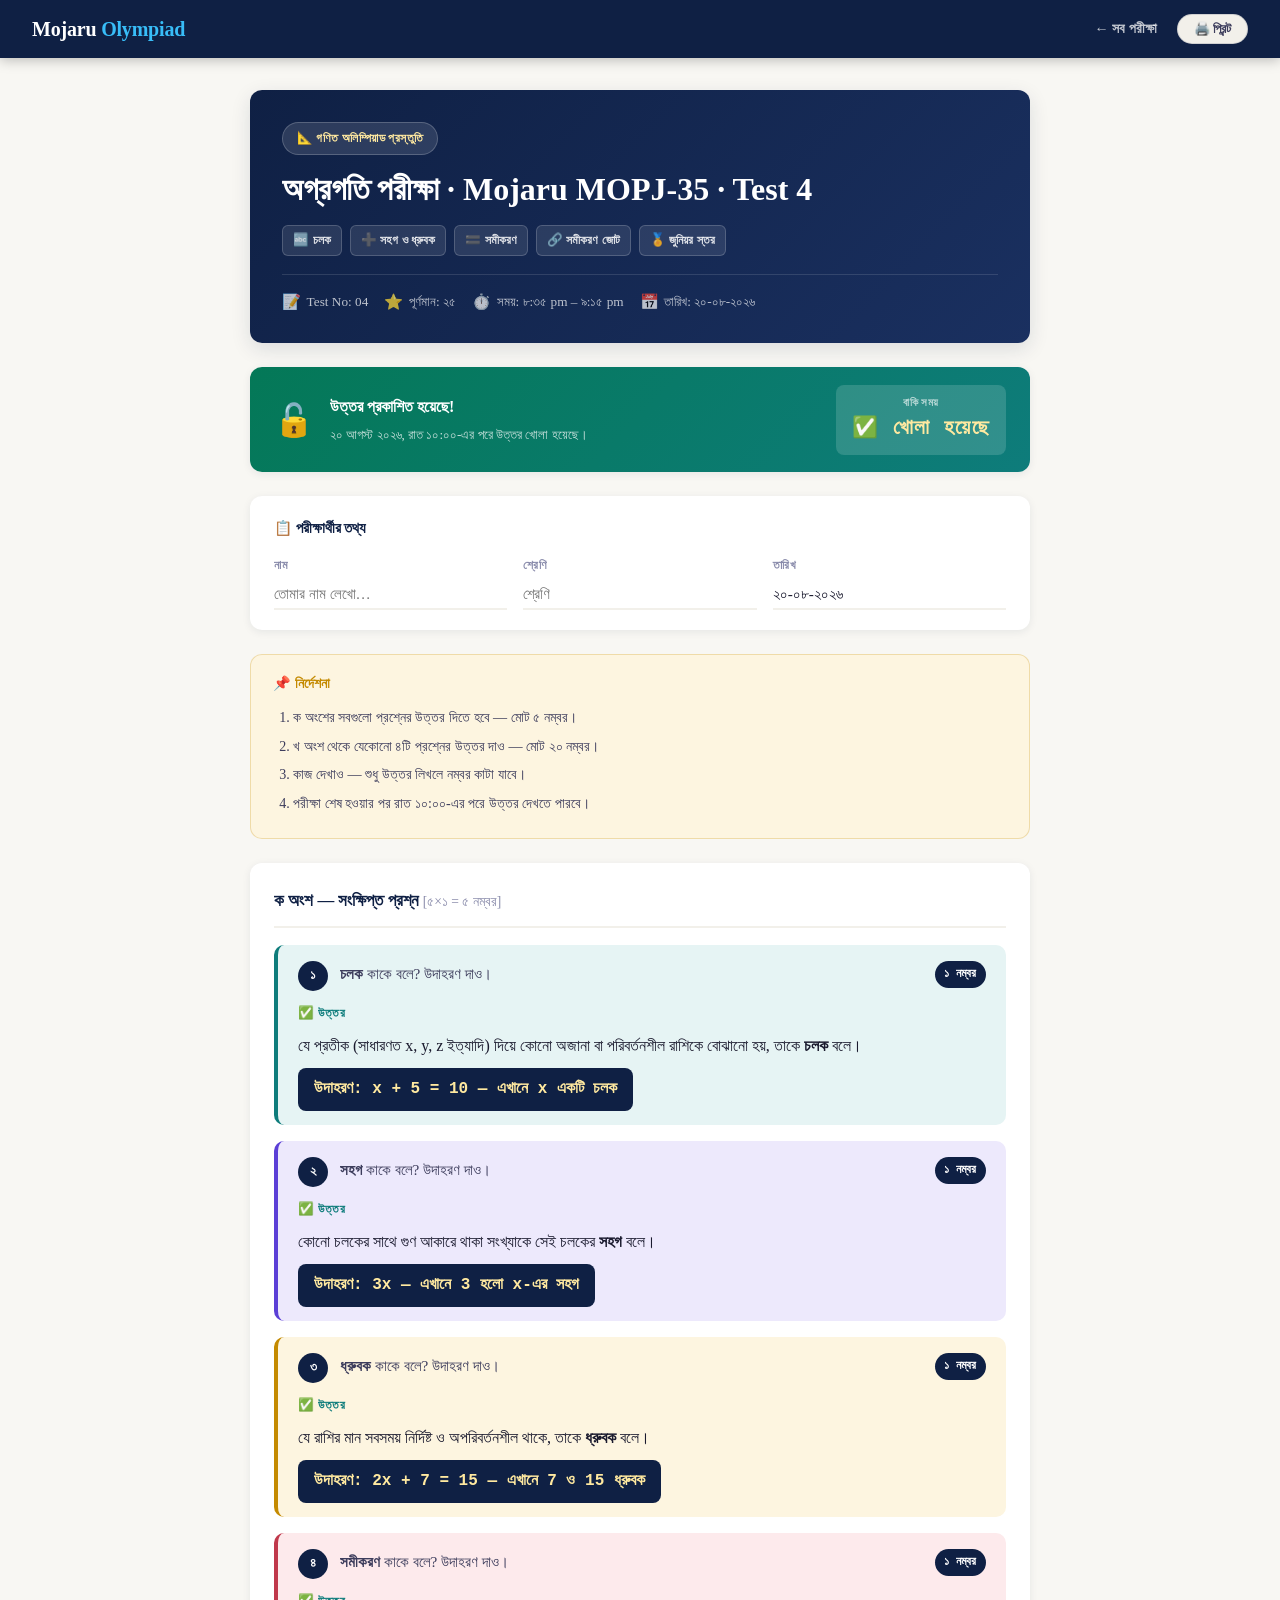
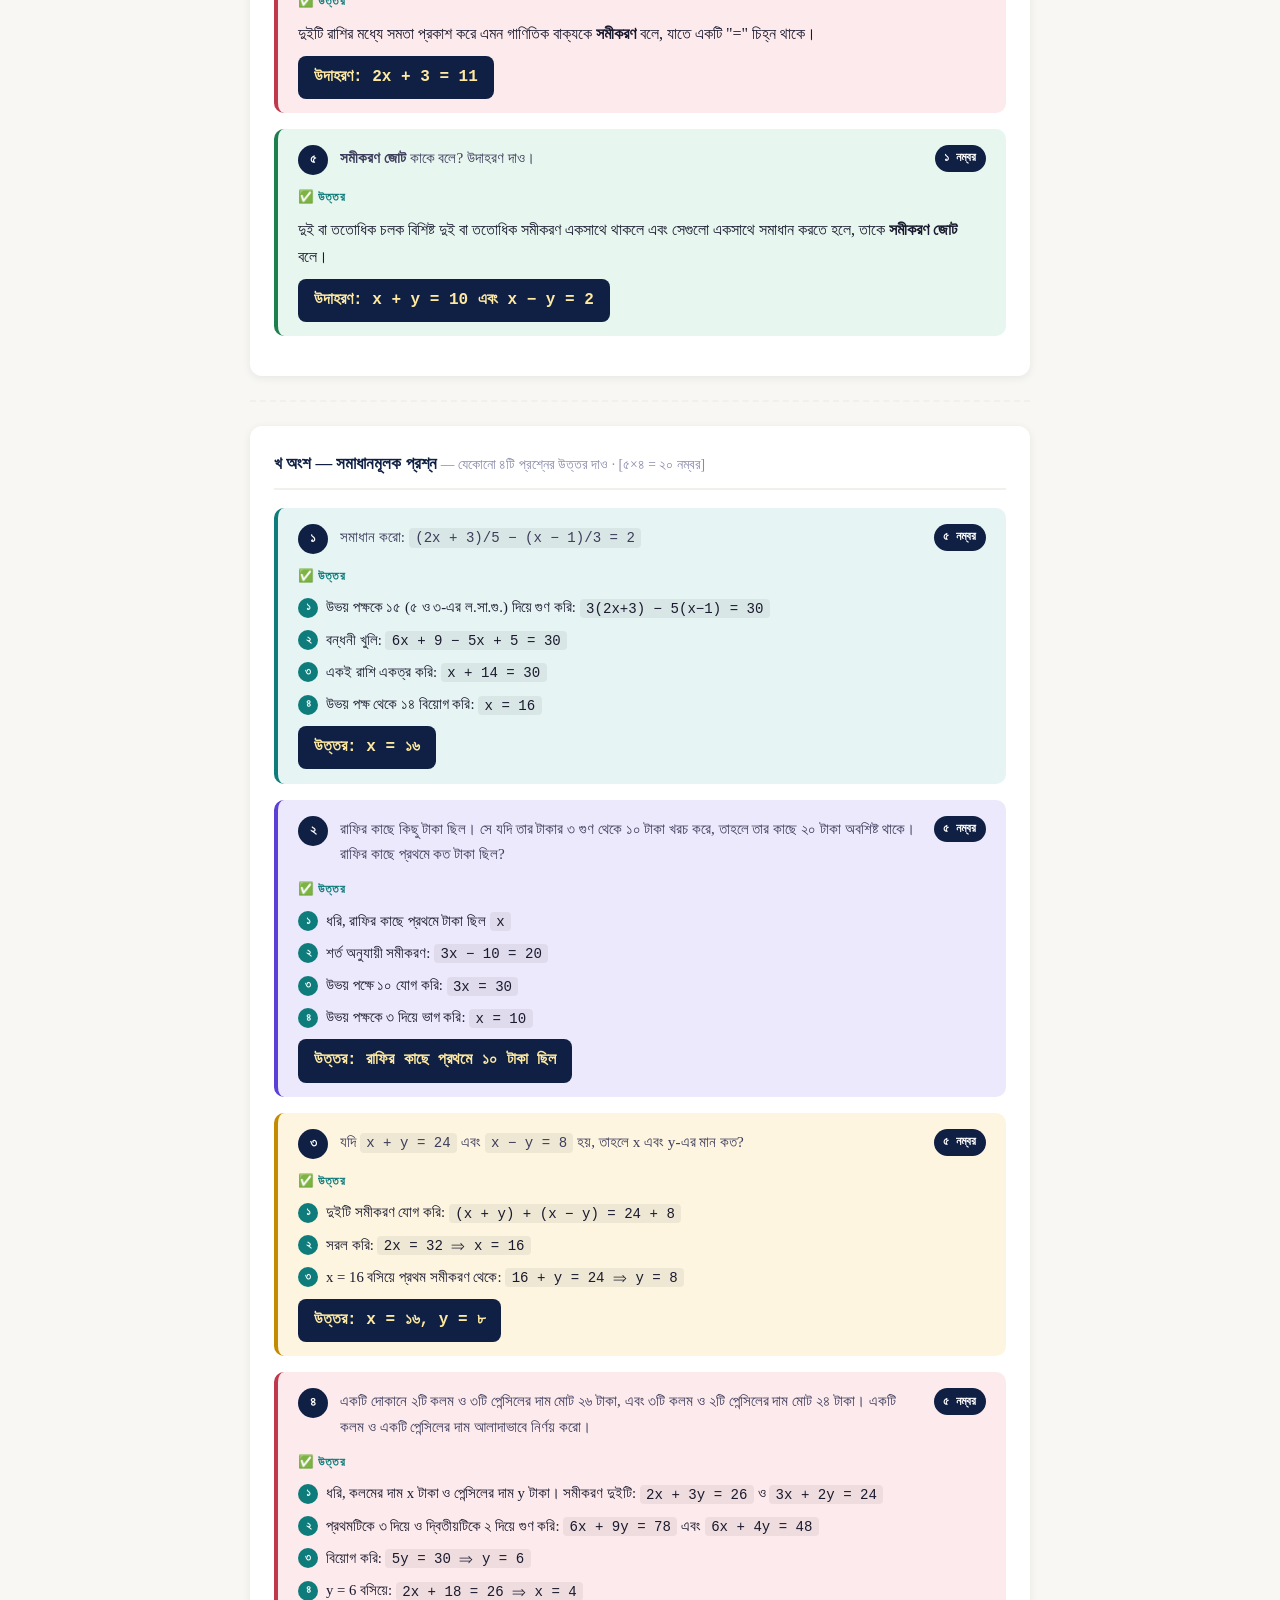
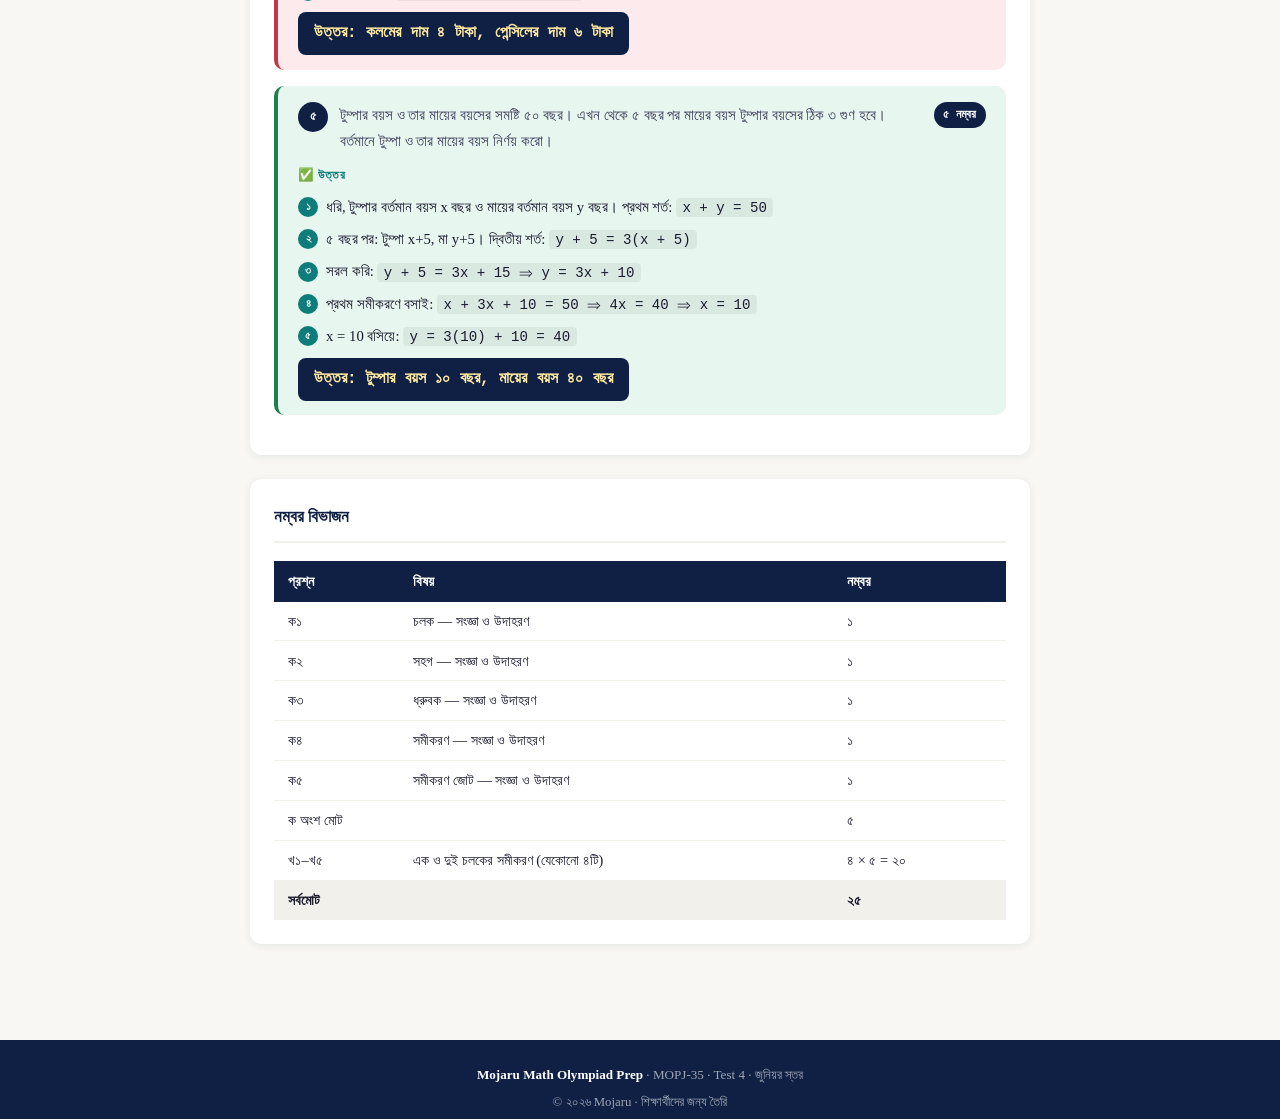
<file: MOPJ_35_t4.html>
<!DOCTYPE html>
<html lang="bn">
<head>
  <meta charset="UTF-8" />
  <meta name="viewport" content="width=device-width, initial-scale=1.0" />
  <title>MOPJ-35 · Test 4 | গণিত অলিম্পিয়াড প্রস্তুতি · জুনিয়র</title>
  <link rel="stylesheet" href="style.css" />
  <style>
    /* Page-specific tweaks */
    .unlock-notice {
      text-align: center;
      padding: 2.5rem 1rem;
      color: var(--text-muted);
      font-family: var(--font-main);
      font-size: 0.95rem;
    }
    .unlock-notice .big-lock { font-size: 3rem; margin-bottom: 0.75rem; }
    .answer-box table {
      width: 100%; border-collapse: collapse; margin-top: 0.75rem; font-size: 0.88rem;
    }
    .answer-box table th {
      background: rgba(14,124,123,0.12); padding: 0.4rem 0.75rem;
      text-align: left; font-weight: 700; color: var(--teal);
      font-family: var(--font-main);
    }
    .answer-box table td {
      padding: 0.35rem 0.75rem; border-bottom: 1px solid rgba(14,124,123,0.1);
      font-family: var(--font-main);
    }
    .answer-box table tr:last-child td { border-bottom: none; }
    .answer-box .final-ans {
      background: var(--navy); color: var(--saffron-lt);
      border-radius: 8px; padding: 0.5rem 1rem;
      font-family: var(--font-mono); font-size: 1rem;
      font-weight: 700; display: inline-block; margin-top: 0.5rem;
    }
    .ans-step-list {
      list-style: none; display: flex; flex-direction: column; gap: 0.4rem; margin-top: 0.5rem;
    }
    .ans-step-list li {
      display: flex; gap: 0.5rem; align-items: flex-start; font-family: var(--font-main); font-size: 0.92rem;
    }
    .ans-step-list .step-num {
      background: var(--teal); color: white; border-radius: 50%;
      width: 20px; height: 20px; display: flex; align-items: center; justify-content: center;
      font-size: 0.68rem; font-weight: 700; flex-shrink: 0; margin-top: 0.15rem;
      font-family: var(--font-mono);
    }
    .print-btn {
      background: var(--parchment); border: 1.5px solid rgba(15,32,68,0.15);
      color: var(--text-secondary); padding: 0.4rem 1rem;
      border-radius: 100px; font-size: 0.82rem; font-weight: 600;
      cursor: pointer; font-family: var(--font-main);
      transition: all var(--transition); margin-left: auto; display: block;
    }
    .print-btn:hover { background: var(--navy); color: white; }

    .sub-questions {
      list-style: none; display: flex; flex-direction: column; gap: 0.4rem;
      margin: 0.6rem 0 0.25rem 2.5rem; font-family: var(--font-main); font-size: 0.92rem;
    }
    .sub-questions .sub-label { font-weight: 800; color: var(--navy); margin-right: 0.4rem; }

    .note-inline {
      font-size: 0.85rem; color: var(--text-muted);
      font-family: var(--font-main); font-weight: 400; margin-left: 0.4rem;
    }
    .optional-badge {
      display: inline-block; background: var(--gold-lt); color: var(--gold);
      font-size: 0.72rem; font-weight: 700; border-radius: 100px;
      padding: 0.2rem 0.7rem; margin-top: 0.6rem; font-family: var(--font-main);
    }
  </style>
</head>
<body>

<!-- ── Site Header ─────────────────────────────────────────── -->
<header class="site-header">
  <div class="logo">Mojaru <span>Olympiad</span></div>
  <nav>
    <a href="index.html">← সব পরীক্ষা</a>
    <button class="print-btn" onclick="window.print()">🖨️ প্রিন্ট</button>
  </nav>
</header>

<!-- ── Main ────────────────────────────────────────────────── -->
<main class="page-container">

  <!-- Exam Hero -->
  <div class="exam-hero">
    <div class="badge">📐 গণিত অলিম্পিয়াড প্রস্তুতি</div>
    <h1>অগ্রগতি পরীক্ষা · Mojaru MOPJ-35 · Test 4</h1>
    <div class="topic-tags">
      <span class="topic-tag">🔤 চলক</span>
      <span class="topic-tag">➕ সহগ ও ধ্রুবক</span>
      <span class="topic-tag">🟰 সমীকরণ</span>
      <span class="topic-tag">🔗 সমীকরণ জোট</span>
      <span class="topic-tag">🏅 জুনিয়র স্তর</span>
    </div>
    <div class="meta-row">
      <div class="meta-item"><span class="icon">📝</span> Test No: 04</div>
      <div class="meta-item"><span class="icon">⭐</span> পূর্ণমান: ২৫</div>
      <div class="meta-item"><span class="icon">⏱️</span> সময়: ৮:৩৫ pm – ৯:১৫ pm</div>
      <div class="meta-item"><span class="icon">📅</span> তারিখ: ২০-০৮-২০২৬</div>
    </div>
  </div>

  <!-- Answer Lock Banner -->
  <div class="answer-lock-banner" id="lockBanner">
    <div class="lock-icon-wrap" id="lockIcon">🔒</div>
    <div class="lock-text">
      <h3 id="lockTitle">উত্তর এখনো লক আছে</h3>
      <p id="lockDesc">২০ আগস্ট ২০২৬, রাত ১০:০০-এর পরে উত্তর স্বয়ংক্রিয়ভাবে প্রকাশিত হবে।</p>
    </div>
    <div class="countdown-display">
      <div class="countdown-label">বাকি সময়</div>
      <div class="countdown-time" id="countdown">--:--:--</div>
    </div>
  </div>

  <!-- Student Info -->
  <div class="student-card">
    <h3>📋 পরীক্ষার্থীর তথ্য</h3>
    <div class="student-info-grid">
      <div class="info-field">
        <label>নাম</label>
        <input class="field-line" type="text" placeholder="তোমার নাম লেখো…" />
      </div>
      <div class="info-field">
        <label>শ্রেণি</label>
        <input class="field-line" type="text" placeholder="শ্রেণি" />
      </div>
      <div class="info-field">
        <label>তারিখ</label>
        <input class="field-line" type="text" value="২০-০৮-২০২৬" readonly />
      </div>
    </div>
  </div>

  <!-- Instructions -->
  <div class="instructions-box">
    <h3>📌 নির্দেশনা</h3>
    <ol>
      <li>ক অংশের সবগুলো প্রশ্নের উত্তর দিতে হবে — মোট ৫ নম্বর।</li>
      <li>খ অংশ থেকে যেকোনো ৪টি প্রশ্নের উত্তর দাও — মোট ২০ নম্বর।</li>
      <li>কাজ দেখাও — শুধু উত্তর লিখলে নম্বর কাটা যাবে।</li>
      <li>পরীক্ষা শেষ হওয়ার পর রাত ১০:০০-এর পরে উত্তর দেখতে পারবে।</li>
    </ol>
  </div>

  <!-- ── ক অংশ: সংক্ষিপ্ত প্রশ্ন ───────────────────────────── -->
  <div class="section-card">
    <div class="section-title">ক অংশ — সংক্ষিপ্ত প্রশ্ন <span style="font-size:0.85rem;color:var(--text-muted);font-family:var(--font-main);font-weight:400;">[৫×১ = ৫ নম্বর]</span></div>

    <!-- Q1 -->
    <div class="question q-teal">
      <div class="q-header">
        <span class="q-number">১</span>
        <p class="q-text"><strong>চলক</strong> কাকে বলে? উদাহরণ দাও।</p>
        <span class="q-marks">১ নম্বর</span>
      </div>
      <div class="answer-section">
        <div class="unlock-notice" id="lock-1"><div class="big-lock">🔒</div>উত্তর রাত ১০:০০-এর পর প্রকাশিত হবে</div>
        <div class="answer-box" id="ans-1">
          <div class="ans-label">✅ উত্তর</div>
          <p>যে প্রতীক (সাধারণত x, y, z ইত্যাদি) দিয়ে কোনো অজানা বা পরিবর্তনশীল রাশিকে বোঝানো হয়, তাকে <strong>চলক</strong> বলে।</p>
          <div class="final-ans">উদাহরণ: x + 5 = 10 — এখানে x একটি চলক</div>
        </div>
      </div>
    </div>

    <!-- Q2 -->
    <div class="question q-violet">
      <div class="q-header">
        <span class="q-number">২</span>
        <p class="q-text"><strong>সহগ</strong> কাকে বলে? উদাহরণ দাও।</p>
        <span class="q-marks">১ নম্বর</span>
      </div>
      <div class="answer-section">
        <div class="unlock-notice" id="lock-2"><div class="big-lock">🔒</div>উত্তর রাত ১০:০০-এর পর প্রকাশিত হবে</div>
        <div class="answer-box" id="ans-2">
          <div class="ans-label">✅ উত্তর</div>
          <p>কোনো চলকের সাথে গুণ আকারে থাকা সংখ্যাকে সেই চলকের <strong>সহগ</strong> বলে।</p>
          <div class="final-ans">উদাহরণ: 3x — এখানে 3 হলো x-এর সহগ</div>
        </div>
      </div>
    </div>

    <!-- Q3 -->
    <div class="question q-gold">
      <div class="q-header">
        <span class="q-number">৩</span>
        <p class="q-text"><strong>ধ্রুবক</strong> কাকে বলে? উদাহরণ দাও।</p>
        <span class="q-marks">১ নম্বর</span>
      </div>
      <div class="answer-section">
        <div class="unlock-notice" id="lock-3"><div class="big-lock">🔒</div>উত্তর রাত ১০:০০-এর পর প্রকাশিত হবে</div>
        <div class="answer-box" id="ans-3">
          <div class="ans-label">✅ উত্তর</div>
          <p>যে রাশির মান সবসময় নির্দিষ্ট ও অপরিবর্তনশীল থাকে, তাকে <strong>ধ্রুবক</strong> বলে।</p>
          <div class="final-ans">উদাহরণ: 2x + 7 = 15 — এখানে 7 ও 15 ধ্রুবক</div>
        </div>
      </div>
    </div>

    <!-- Q4 -->
    <div class="question q-rose">
      <div class="q-header">
        <span class="q-number">৪</span>
        <p class="q-text"><strong>সমীকরণ</strong> কাকে বলে? উদাহরণ দাও।</p>
        <span class="q-marks">১ নম্বর</span>
      </div>
      <div class="answer-section">
        <div class="unlock-notice" id="lock-4"><div class="big-lock">🔒</div>উত্তর রাত ১০:০০-এর পর প্রকাশিত হবে</div>
        <div class="answer-box" id="ans-4">
          <div class="ans-label">✅ উত্তর</div>
          <p>দুইটি রাশির মধ্যে সমতা প্রকাশ করে এমন গাণিতিক বাক্যকে <strong>সমীকরণ</strong> বলে, যাতে একটি "=" চিহ্ন থাকে।</p>
          <div class="final-ans">উদাহরণ: 2x + 3 = 11</div>
        </div>
      </div>
    </div>

    <!-- Q5 -->
    <div class="question q-green">
      <div class="q-header">
        <span class="q-number">৫</span>
        <p class="q-text"><strong>সমীকরণ জোট</strong> কাকে বলে? উদাহরণ দাও।</p>
        <span class="q-marks">১ নম্বর</span>
      </div>
      <div class="answer-section">
        <div class="unlock-notice" id="lock-5"><div class="big-lock">🔒</div>উত্তর রাত ১০:০০-এর পর প্রকাশিত হবে</div>
        <div class="answer-box" id="ans-5">
          <div class="ans-label">✅ উত্তর</div>
          <p>দুই বা ততোধিক চলক বিশিষ্ট দুই বা ততোধিক সমীকরণ একসাথে থাকলে এবং সেগুলো একসাথে সমাধান করতে হলে, তাকে <strong>সমীকরণ জোট</strong> বলে।</p>
          <div class="final-ans">উদাহরণ: x + y = 10 এবং x − y = 2</div>
        </div>
      </div>
    </div>

  </div>

  <hr class="section-divider" />

  <!-- ── খ অংশ: সমাধানমূলক প্রশ্ন ─────────────────────────── -->
  <div class="section-card">
    <div class="section-title">
      খ অংশ — সমাধানমূলক প্রশ্ন <span style="font-size:0.85rem;color:var(--text-muted);font-family:var(--font-main);font-weight:400;">— যেকোনো ৪টি প্রশ্নের উত্তর দাও · [৫×৪ = ২০ নম্বর]</span>
    </div>

    <!-- Q1: one-variable, medium -->
    <div class="question q-teal">
      <div class="q-header">
        <span class="q-number">১</span>
        <p class="q-text">
          সমাধান করো: <span class="math-step">(2x + 3)/5 − (x − 1)/3 = 2</span>
        </p>
        <span class="q-marks">৫ নম্বর</span>
      </div>
      <div class="answer-section">
        <div class="unlock-notice" id="lock-s2-1"><div class="big-lock">🔒</div>উত্তর রাত ১০:০০-এর পর প্রকাশিত হবে</div>
        <div class="answer-box" id="ans-s2-1">
          <div class="ans-label">✅ উত্তর</div>
          <ul class="ans-step-list">
            <li><span class="step-num">১</span><span>উভয় পক্ষকে ১৫ (৫ ও ৩-এর ল.সা.গু.) দিয়ে গুণ করি: <span class="math-step">3(2x+3) − 5(x−1) = 30</span></span></li>
            <li><span class="step-num">২</span><span>বন্ধনী খুলি: <span class="math-step">6x + 9 − 5x + 5 = 30</span></span></li>
            <li><span class="step-num">৩</span><span>একই রাশি একত্র করি: <span class="math-step">x + 14 = 30</span></span></li>
            <li><span class="step-num">৪</span><span>উভয় পক্ষ থেকে ১৪ বিয়োগ করি: <span class="math-step">x = 16</span></span></li>
          </ul>
          <div class="final-ans">উত্তর: x = ১৬</div>
        </div>
      </div>
    </div>

    <!-- Q2: story-based one variable -->
    <div class="question q-violet">
      <div class="q-header">
        <span class="q-number">২</span>
        <p class="q-text">
          রাফির কাছে কিছু টাকা ছিল। সে যদি তার টাকার ৩ গুণ থেকে ১০ টাকা খরচ করে, তাহলে তার কাছে ২০ টাকা অবশিষ্ট থাকে। রাফির কাছে প্রথমে কত টাকা ছিল?
        </p>
        <span class="q-marks">৫ নম্বর</span>
      </div>
      <div class="answer-section">
        <div class="unlock-notice" id="lock-s2-2"><div class="big-lock">🔒</div>উত্তর রাত ১০:০০-এর পর প্রকাশিত হবে</div>
        <div class="answer-box" id="ans-s2-2">
          <div class="ans-label">✅ উত্তর</div>
          <ul class="ans-step-list">
            <li><span class="step-num">১</span><span>ধরি, রাফির কাছে প্রথমে টাকা ছিল <span class="math-step">x</span></span></li>
            <li><span class="step-num">২</span><span>শর্ত অনুযায়ী সমীকরণ: <span class="math-step">3x − 10 = 20</span></span></li>
            <li><span class="step-num">৩</span><span>উভয় পক্ষে ১০ যোগ করি: <span class="math-step">3x = 30</span></span></li>
            <li><span class="step-num">৪</span><span>উভয় পক্ষকে ৩ দিয়ে ভাগ করি: <span class="math-step">x = 10</span></span></li>
          </ul>
          <div class="final-ans">উত্তর: রাফির কাছে প্রথমে ১০ টাকা ছিল</div>
        </div>
      </div>
    </div>

    <!-- Q3: two variable, x+y and x-y -->
    <div class="question q-gold">
      <div class="q-header">
        <span class="q-number">৩</span>
        <p class="q-text">
          যদি <span class="math-step">x + y = 24</span> এবং <span class="math-step">x − y = 8</span> হয়, তাহলে x এবং y-এর মান কত?
        </p>
        <span class="q-marks">৫ নম্বর</span>
      </div>
      <div class="answer-section">
        <div class="unlock-notice" id="lock-s2-3"><div class="big-lock">🔒</div>উত্তর রাত ১০:০০-এর পর প্রকাশিত হবে</div>
        <div class="answer-box" id="ans-s2-3">
          <div class="ans-label">✅ উত্তর</div>
          <ul class="ans-step-list">
            <li><span class="step-num">১</span><span>দুইটি সমীকরণ যোগ করি: <span class="math-step">(x + y) + (x − y) = 24 + 8</span></span></li>
            <li><span class="step-num">২</span><span>সরল করি: <span class="math-step">2x = 32 ⇒ x = 16</span></span></li>
            <li><span class="step-num">৩</span><span>x = 16 বসিয়ে প্রথম সমীকরণ থেকে: <span class="math-step">16 + y = 24 ⇒ y = 8</span></span></li>
          </ul>
          <div class="final-ans">উত্তর: x = ১৬, y = ৮</div>
        </div>
      </div>
    </div>

    <!-- Q4: story-based two variable -->
    <div class="question q-rose">
      <div class="q-header">
        <span class="q-number">৪</span>
        <p class="q-text">
          একটি দোকানে ২টি কলম ও ৩টি পেন্সিলের দাম মোট ২৬ টাকা, এবং ৩টি কলম ও ২টি পেন্সিলের দাম মোট ২৪ টাকা। একটি কলম ও একটি পেন্সিলের দাম আলাদাভাবে নির্ণয় করো।
        </p>
        <span class="q-marks">৫ নম্বর</span>
      </div>
      <div class="answer-section">
        <div class="unlock-notice" id="lock-s2-4"><div class="big-lock">🔒</div>উত্তর রাত ১০:০০-এর পর প্রকাশিত হবে</div>
        <div class="answer-box" id="ans-s2-4">
          <div class="ans-label">✅ উত্তর</div>
          <ul class="ans-step-list">
            <li><span class="step-num">১</span><span>ধরি, কলমের দাম x টাকা ও পেন্সিলের দাম y টাকা। সমীকরণ দুইটি: <span class="math-step">2x + 3y = 26</span> ও <span class="math-step">3x + 2y = 24</span></span></li>
            <li><span class="step-num">২</span><span>প্রথমটিকে ৩ দিয়ে ও দ্বিতীয়টিকে ২ দিয়ে গুণ করি: <span class="math-step">6x + 9y = 78</span> এবং <span class="math-step">6x + 4y = 48</span></span></li>
            <li><span class="step-num">৩</span><span>বিয়োগ করি: <span class="math-step">5y = 30 ⇒ y = 6</span></span></li>
            <li><span class="step-num">৪</span><span>y = 6 বসিয়ে: <span class="math-step">2x + 18 = 26 ⇒ x = 4</span></span></li>
          </ul>
          <div class="final-ans">উত্তর: কলমের দাম ৪ টাকা, পেন্সিলের দাম ৬ টাকা</div>
        </div>
      </div>
    </div>

    <!-- Q5: harder two variable, age problem -->
    <div class="question q-green">
      <div class="q-header">
        <span class="q-number">৫</span>
        <p class="q-text">
          টুম্পার বয়স ও তার মায়ের বয়সের সমষ্টি ৫০ বছর। এখন থেকে ৫ বছর পর মায়ের বয়স টুম্পার বয়সের ঠিক ৩ গুণ হবে। বর্তমানে টুম্পা ও তার মায়ের বয়স নির্ণয় করো।
        </p>
        <span class="q-marks">৫ নম্বর</span>
      </div>
      <div class="answer-section">
        <div class="unlock-notice" id="lock-s2-5"><div class="big-lock">🔒</div>উত্তর রাত ১০:০০-এর পর প্রকাশিত হবে</div>
        <div class="answer-box" id="ans-s2-5">
          <div class="ans-label">✅ উত্তর</div>
          <ul class="ans-step-list">
            <li><span class="step-num">১</span><span>ধরি, টুম্পার বর্তমান বয়স x বছর ও মায়ের বর্তমান বয়স y বছর। প্রথম শর্ত: <span class="math-step">x + y = 50</span></span></li>
            <li><span class="step-num">২</span><span>৫ বছর পর: টুম্পা x+5, মা y+5। দ্বিতীয় শর্ত: <span class="math-step">y + 5 = 3(x + 5)</span></span></li>
            <li><span class="step-num">৩</span><span>সরল করি: <span class="math-step">y + 5 = 3x + 15 ⇒ y = 3x + 10</span></span></li>
            <li><span class="step-num">৪</span><span>প্রথম সমীকরণে বসাই: <span class="math-step">x + 3x + 10 = 50 ⇒ 4x = 40 ⇒ x = 10</span></span></li>
            <li><span class="step-num">৫</span><span>x = 10 বসিয়ে: <span class="math-step">y = 3(10) + 10 = 40</span></span></li>
          </ul>
          <div class="final-ans">উত্তর: টুম্পার বয়স ১০ বছর, মায়ের বয়স ৪০ বছর</div>
        </div>
      </div>
    </div>

  </div>

  <!-- Marks Distribution -->
  <div class="section-card" style="animation-delay:0.4s">
    <div class="section-title">নম্বর বিভাজন</div>
    <table class="marks-table">
      <thead><tr><th>প্রশ্ন</th><th>বিষয়</th><th>নম্বর</th></tr></thead>
      <tbody>
        <tr><td>ক১</td><td>চলক — সংজ্ঞা ও উদাহরণ</td><td>১</td></tr>
        <tr><td>ক২</td><td>সহগ — সংজ্ঞা ও উদাহরণ</td><td>১</td></tr>
        <tr><td>ক৩</td><td>ধ্রুবক — সংজ্ঞা ও উদাহরণ</td><td>১</td></tr>
        <tr><td>ক৪</td><td>সমীকরণ — সংজ্ঞা ও উদাহরণ</td><td>১</td></tr>
        <tr><td>ক৫</td><td>সমীকরণ জোট — সংজ্ঞা ও উদাহরণ</td><td>১</td></tr>
        <tr><td colspan="2">ক অংশ মোট</td><td>৫</td></tr>
        <tr><td>খ১–খ৫</td><td>এক ও দুই চলকের সমীকরণ (যেকোনো ৪টি)</td><td>৪ × ৫ = ২০</td></tr>
        <tr style="font-weight:700;"><td colspan="2">সর্বমোট</td><td>২৫</td></tr>
      </tbody>
    </table>
  </div>

</main>

<!-- ── Footer ───────────────────────────────────────────────── -->
<footer class="site-footer">
  <p><strong>Mojaru Math Olympiad Prep</strong> · MOPJ-35 · Test 4 · জুনিয়র স্তর</p>
  <p style="margin-top:0.3rem;font-size:0.8rem;">© ২০২৬ Mojaru · শিক্ষার্থীদের জন্য তৈরি</p>
</footer>

<!-- ── Countdown + Answer Reveal Script ─────────────────────── -->
<script>
  // Unlock date/time: 20 August 2026, 10:00 PM Bangladesh Time (UTC+6)
  const UNLOCK_DATE = new Date('2026-08-20T22:00:00+06:00');

  const lockBanner     = document.getElementById('lockBanner');
  const lockIcon       = document.getElementById('lockIcon');
  const lockTitle      = document.getElementById('lockTitle');
  const lockDesc       = document.getElementById('lockDesc');
  const countdownEl    = document.getElementById('countdown');

  const answerIds = ['1','2','3','4','5','s2-1','s2-2','s2-3','s2-4','s2-5'];

  function pad(n){ return String(n).padStart(2,'0'); }

  function revealAllAnswers() {
    answerIds.forEach(id => {
      const lockEl = document.getElementById(`lock-${id}`);
      const ansEl  = document.getElementById(`ans-${id}`);
      if (lockEl) lockEl.style.display = 'none';
      if (ansEl)  ansEl.classList.add('visible');
    });
  }

  function updateCountdown() {
    const now  = new Date();
    const diff = UNLOCK_DATE - now;

    if (diff <= 0) {
      countdownEl.textContent = '✅ খোলা হয়েছে';
      lockBanner.classList.add('unlocked');
      lockIcon.textContent  = '🔓';
      lockTitle.textContent = 'উত্তর প্রকাশিত হয়েছে!';
      lockDesc.textContent  = '২০ আগস্ট ২০২৬, রাত ১০:০০-এর পরে উত্তর খোলা হয়েছে।';
      document.querySelector('.countdown-display').style.background = 'rgba(255,255,255,0.15)';
      revealAllAnswers();
      clearInterval(timer);
      return;
    }

    const hours   = Math.floor(diff / 3_600_000);
    const minutes = Math.floor((diff % 3_600_000) / 60_000);
    const seconds = Math.floor((diff % 60_000) / 1_000);

    if (hours >= 24) {
      const days = Math.floor(hours / 24);
      const hrs  = hours % 24;
      countdownEl.textContent = `${days}d ${pad(hrs)}:${pad(minutes)}:${pad(seconds)}`;
    } else {
      countdownEl.textContent = `${pad(hours)}:${pad(minutes)}:${pad(seconds)}`;
    }
  }

  updateCountdown();
  const timer = setInterval(updateCountdown, 1000);
</script>

</body>
</html>
</file>
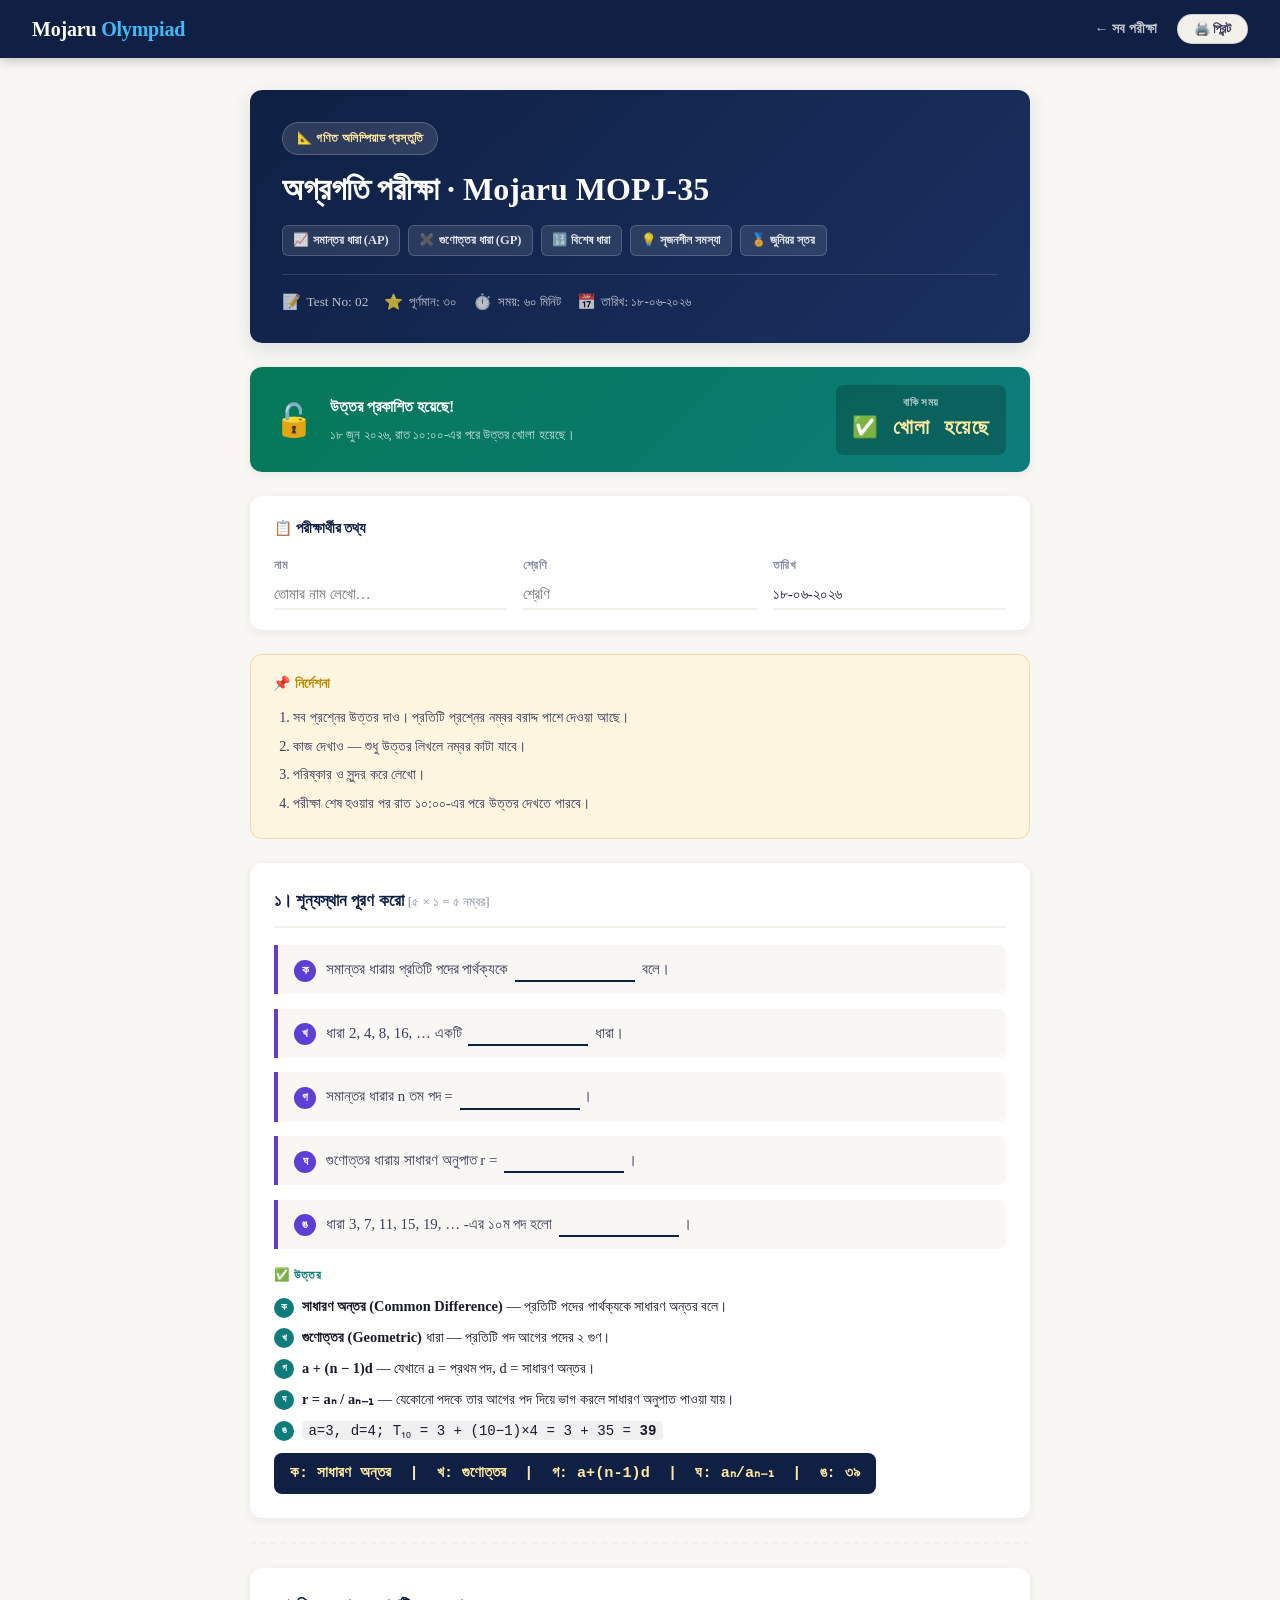
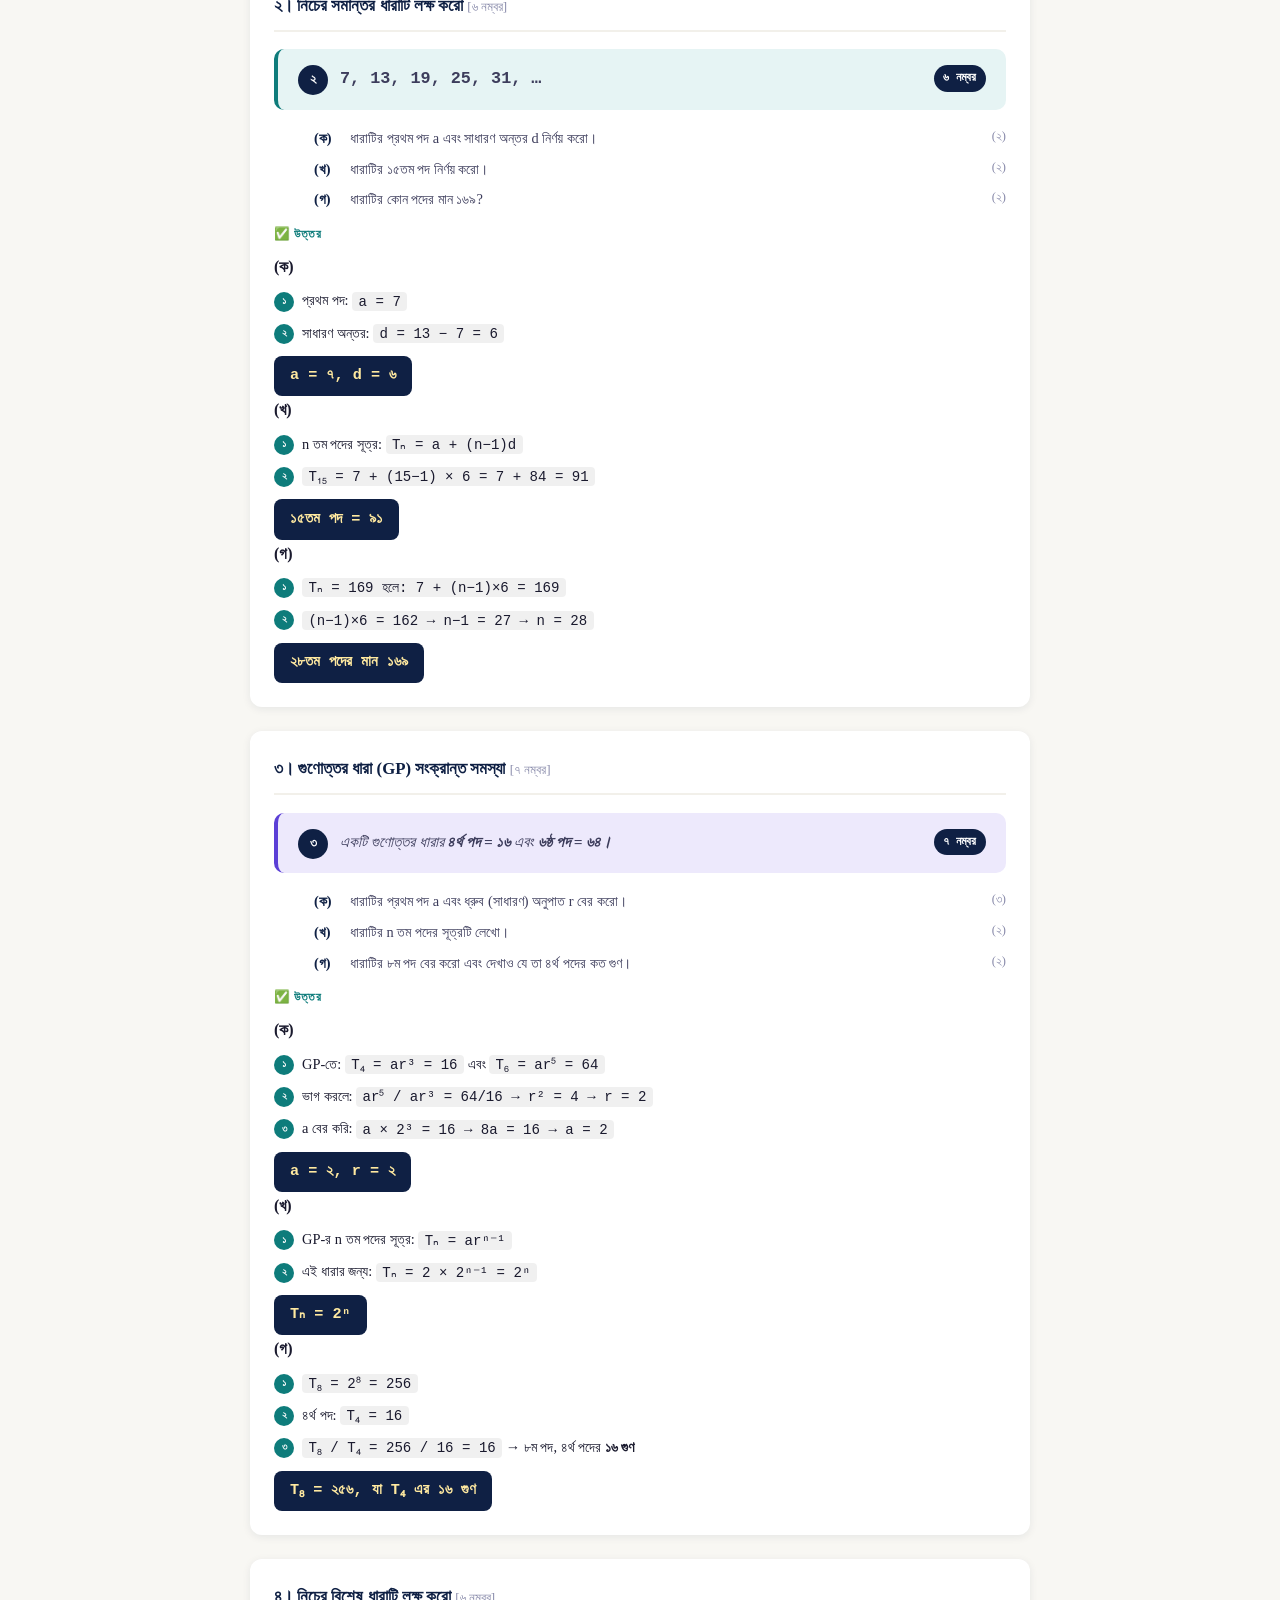
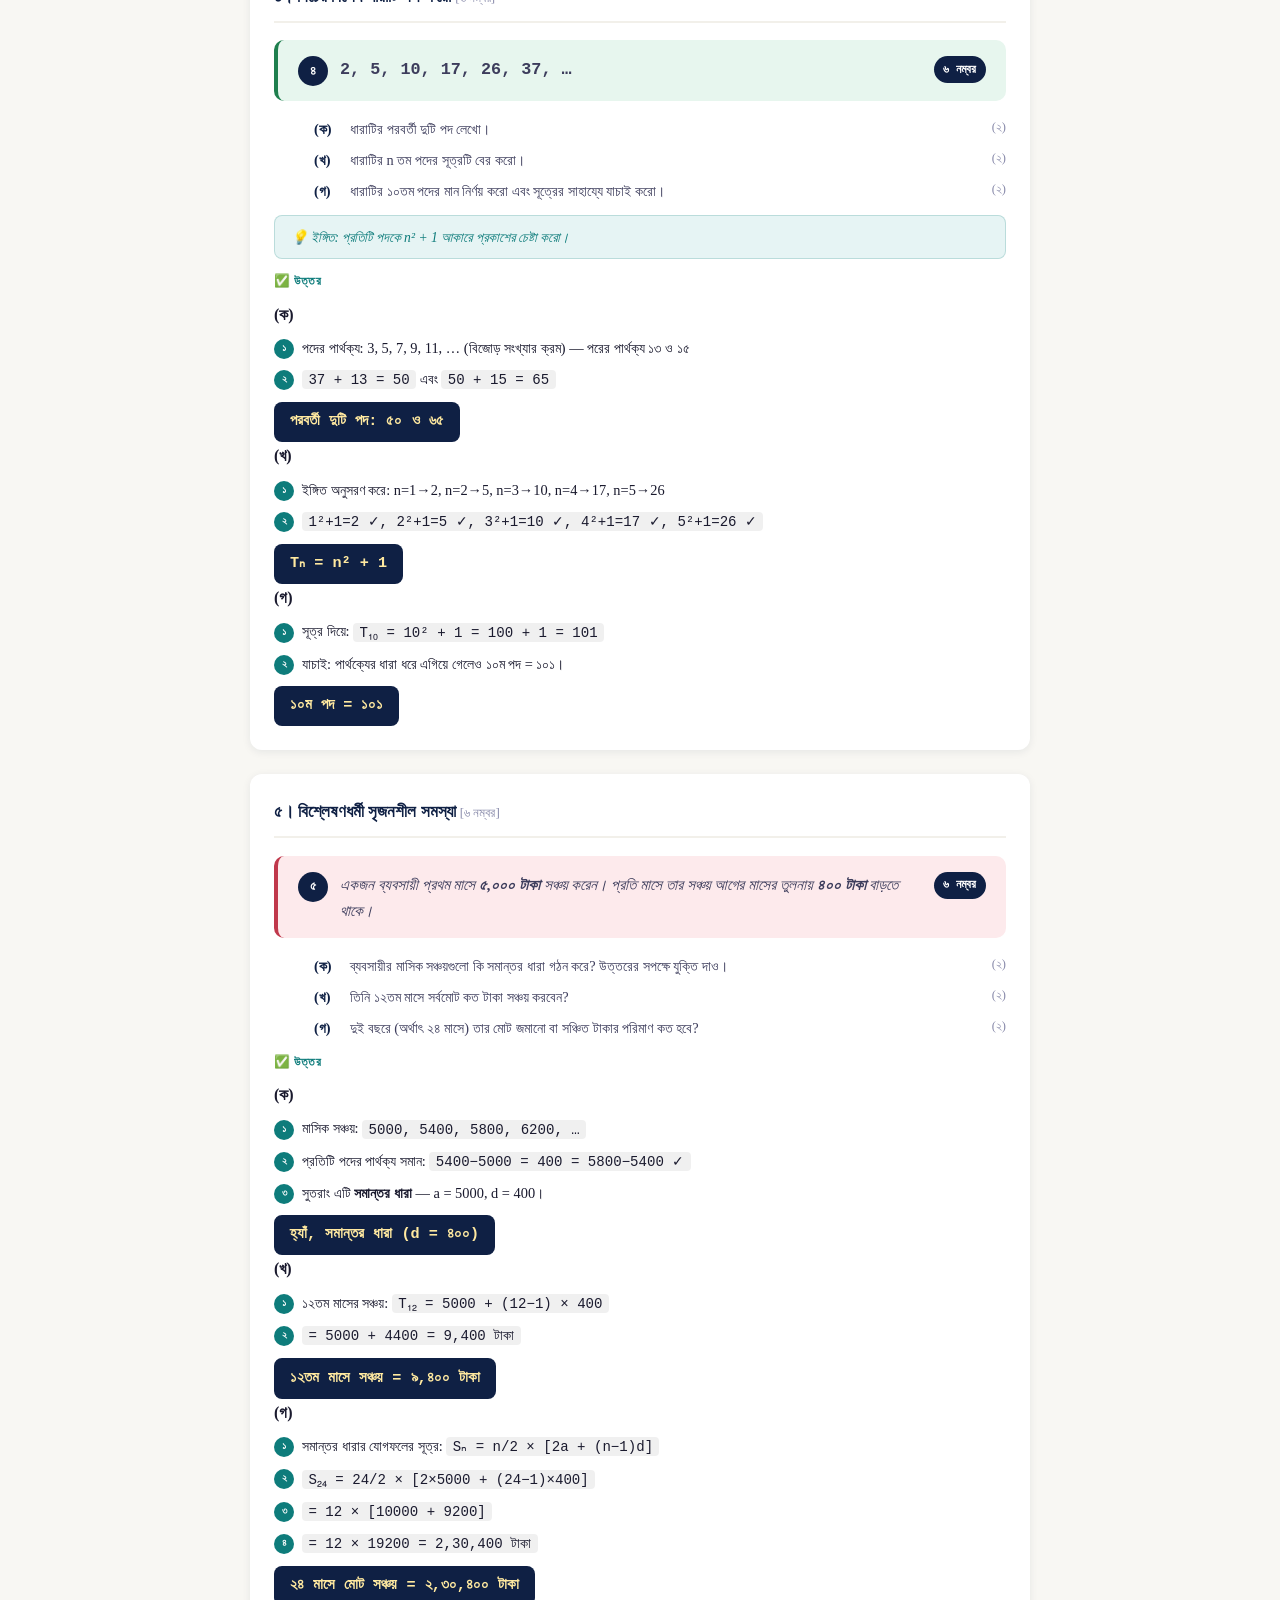
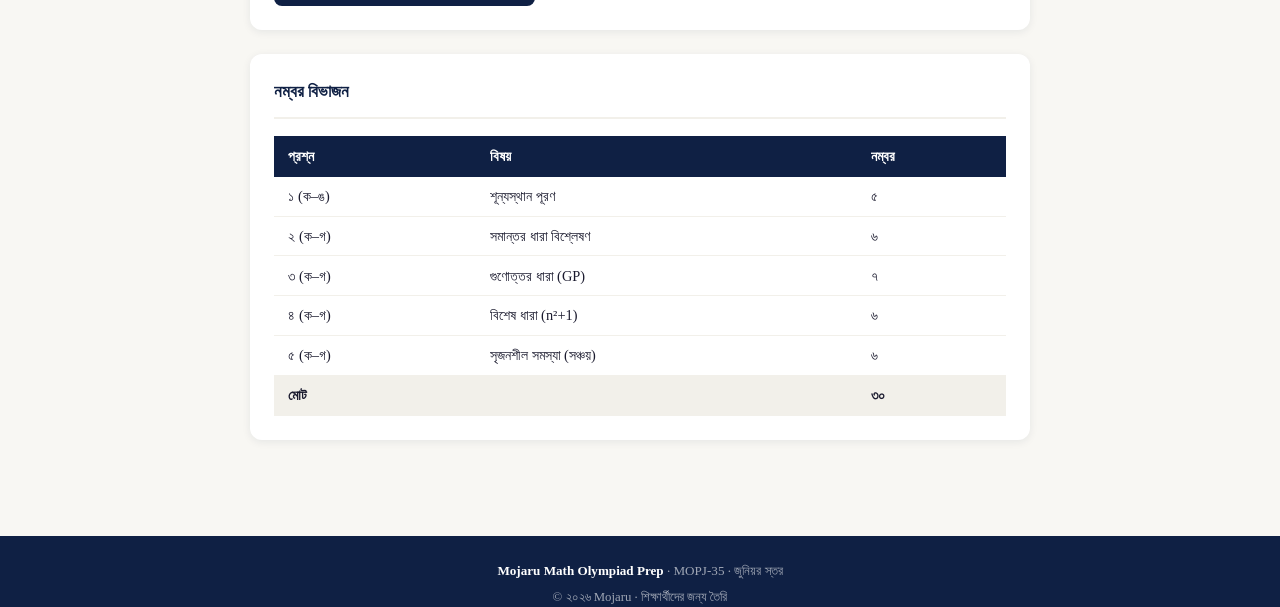
<file: MOPJ_35_test2.html>
<!DOCTYPE html>
<html lang="bn">
<head>
  <meta charset="UTF-8" />
  <meta name="viewport" content="width=device-width, initial-scale=1.0" />
  <title>MOPJ-35 | গণিত অলিম্পিয়াড প্রস্তুতি · সমান্তর ও গুণোত্তর ধারা</title>
  <link rel="stylesheet" href="style.css" />
  <style>
    /* page-specific */
    .q-intro-list {
      list-style: none; display: flex; flex-direction: column; gap: 0.9rem;
      margin-top: 0.5rem;
    }
    .q-intro-list li {
      background: var(--cream); border-left: 4px solid var(--violet);
      border-radius: 0 8px 8px 0; padding: 0.75rem 1rem;
      font-size: 0.93rem; color: var(--text-secondary); line-height: 1.7;
      display: flex; align-items: flex-start; gap: 0.65rem;
    }
    .q-intro-list li .part {
      font-family: var(--font-mono); font-size: 0.72rem; font-weight: 800;
      background: var(--violet); color: white; border-radius: 50%;
      width: 22px; height: 22px; min-width: 22px;
      display: flex; align-items: center; justify-content: center;
      flex-shrink: 0; margin-top: 0.15rem;
    }
    .fill-blank {
      display: inline-block;
      border-bottom: 2px solid var(--navy);
      min-width: 120px; height: 1.2em;
      margin: 0 0.2em;
      vertical-align: bottom;
    }
    .answer-box table {
      width: 100%; border-collapse: collapse; margin-top: 0.75rem; font-size: 0.88rem;
    }
    .answer-box table th {
      background: rgba(14,124,123,0.12); padding: 0.4rem 0.75rem;
      text-align: left; font-weight: 700; color: var(--teal);
    }
    .answer-box table td {
      padding: 0.35rem 0.75rem; border-bottom: 1px solid rgba(14,124,123,0.1);
    }
    .answer-box table tr:last-child td { border-bottom: none; }
    .gp-box {
      background: var(--navy); color: var(--saffron-lt);
      border-radius: 8px; padding: 0.6rem 1.1rem;
      font-family: var(--font-mono); font-size: 0.9rem; font-weight: 700;
      display: inline-block; margin: 0.3rem 0;
    }
    .hint-box {
      background: var(--teal-lt); border: 1px solid rgba(14,124,123,0.2);
      border-radius: 8px; padding: 0.6rem 1rem; margin-top: 0.5rem;
      font-size: 0.85rem; color: var(--teal); font-style: italic;
    }
    .print-btn {
      background: var(--parchment); border: 1.5px solid rgba(15,32,68,0.15);
      color: var(--text-secondary); padding: 0.4rem 1rem;
      border-radius: 100px; font-size: 0.82rem; font-weight: 600;
      cursor: pointer; font-family: var(--font-main);
      transition: all var(--transition); margin-left: auto; display: block;
    }
    .print-btn:hover { background: var(--navy); color: white; }
  </style>
</head>
<body>

<!-- ── Site Header ──────────────────────────────────── -->
<header class="site-header">
  <div class="logo">Mojaru <span>Olympiad</span></div>
  <nav>
    <a href="index.html">← সব পরীক্ষা</a>
    <button class="print-btn" onclick="window.print()">🖨️ প্রিন্ট</button>
  </nav>
</header>

<!-- ── Main ────────────────────────────────────────── -->
<main class="page-container">

  <!-- Exam Hero -->
  <div class="exam-hero">
    <div class="badge">📐 গণিত অলিম্পিয়াড প্রস্তুতি</div>
    <h1>অগ্রগতি পরীক্ষা · Mojaru MOPJ-35</h1>
    <div class="topic-tags">
      <span class="topic-tag">📈 সমান্তর ধারা (AP)</span>
      <span class="topic-tag">✖️ গুণোত্তর ধারা (GP)</span>
      <span class="topic-tag">🔢 বিশেষ ধারা</span>
      <span class="topic-tag">💡 সৃজনশীল সমস্যা</span>
      <span class="topic-tag">🏅 জুনিয়র স্তর</span>
    </div>
    <div class="meta-row">
      <div class="meta-item"><span class="icon">📝</span> Test No: 02</div>
      <div class="meta-item"><span class="icon">⭐</span> পূর্ণমান: ৩০</div>
      <div class="meta-item"><span class="icon">⏱️</span> সময়: ৬০ মিনিট</div>
      <div class="meta-item"><span class="icon">📅</span> তারিখ: ১৮-০৬-২০২৬</div>
    </div>
  </div>

  <!-- Answer Lock Banner -->
  <div class="answer-lock-banner" id="lockBanner">
    <div class="lock-icon-wrap" id="lockIcon">🔒</div>
    <div class="lock-text">
      <h3 id="lockTitle">উত্তর এখনো লক আছে</h3>
      <p id="lockDesc">১৮ জুন ২০২৬, রাত ১০:০০-এর পরে উত্তর স্বয়ংক্রিয়ভাবে প্রকাশিত হবে।</p>
    </div>
    <div class="countdown-display">
      <div class="countdown-label">বাকি সময়</div>
      <div class="countdown-time" id="countdown">--:--:--</div>
    </div>
  </div>

  <!-- Student Info -->
  <div class="student-card">
    <h3>📋 পরীক্ষার্থীর তথ্য</h3>
    <div class="student-info-grid">
      <div class="info-field">
        <label>নাম</label>
        <input class="field-line" type="text" placeholder="তোমার নাম লেখো…" />
      </div>
      <div class="info-field">
        <label>শ্রেণি</label>
        <input class="field-line" type="text" placeholder="শ্রেণি" />
      </div>
      <div class="info-field">
        <label>তারিখ</label>
        <input class="field-line" type="text" value="১৮-০৬-২০২৬" readonly />
      </div>
    </div>
  </div>

  <!-- Instructions -->
  <div class="instructions-box">
    <h3>📌 নির্দেশনা</h3>
    <ol>
      <li>সব প্রশ্নের উত্তর দাও। প্রতিটি প্রশ্নের নম্বর বরাদ্দ পাশে দেওয়া আছে।</li>
      <li>কাজ দেখাও — শুধু উত্তর লিখলে নম্বর কাটা যাবে।</li>
      <li>পরিষ্কার ও সুন্দর করে লেখো।</li>
      <li>পরীক্ষা শেষ হওয়ার পর রাত ১০:০০-এর পরে উত্তর দেখতে পারবে।</li>
    </ol>
  </div>

  <!-- ── Q1: শূন্যস্থান পূরণ ──────────────────────────── -->
  <div class="section-card">
    <div class="section-title">১। শূন্যস্থান পূরণ করো <span style="font-size:0.82rem;color:var(--text-muted);font-family:var(--font-main);font-weight:400;">[৫ × ১ = ৫ নম্বর]</span></div>

    <ul class="q-intro-list">
      <li>
        <span class="part">ক</span>
        <span>সমান্তর ধারায় প্রতিটি পদের পার্থক্যকে <span class="fill-blank"></span> বলে।</span>
      </li>
      <li>
        <span class="part">খ</span>
        <span>ধারা 2, 4, 8, 16, … একটি <span class="fill-blank"></span> ধারা।</span>
      </li>
      <li>
        <span class="part">গ</span>
        <span>সমান্তর ধারার n তম পদ = <span class="fill-blank"></span>।</span>
      </li>
      <li>
        <span class="part">ঘ</span>
        <span>গুণোত্তর ধারায় সাধারণ অনুপাত r = <span class="fill-blank"></span>।</span>
      </li>
      <li>
        <span class="part">ঙ</span>
        <span>ধারা 3, 7, 11, 15, 19, … -এর ১০ম পদ হলো <span class="fill-blank"></span>।</span>
      </li>
    </ul>

    <div class="answer-section" style="margin-top:1rem;">
      <div class="unlock-notice" id="lock-1">
        <div class="big-lock">🔒</div>
        উত্তর রাত ১০:০০-এর পর প্রকাশিত হবে
      </div>
      <div class="answer-box" id="ans-1">
        <div class="ans-label">✅ উত্তর</div>
        <ul class="ans-step-list">
          <li><span class="step-num">ক</span><span><strong>সাধারণ অন্তর (Common Difference)</strong> — প্রতিটি পদের পার্থক্যকে সাধারণ অন্তর বলে।</span></li>
          <li><span class="step-num">খ</span><span><strong>গুণোত্তর (Geometric)</strong> ধারা — প্রতিটি পদ আগের পদের ২ গুণ।</span></li>
          <li><span class="step-num">গ</span><span><strong>a + (n − 1)d</strong> — যেখানে a = প্রথম পদ, d = সাধারণ অন্তর।</span></li>
          <li><span class="step-num">ঘ</span><span><strong>r = aₙ / aₙ₋₁</strong> — যেকোনো পদকে তার আগের পদ দিয়ে ভাগ করলে সাধারণ অনুপাত পাওয়া যায়।</span></li>
          <li><span class="step-num">ঙ</span><span><span class="math-step">a=3, d=4; T₁₀ = 3 + (10−1)×4 = 3 + 35 = <strong>39</strong></span></span></li>
        </ul>
        <div class="final-ans">ক: সাধারণ অন্তর &nbsp;|&nbsp; খ: গুণোত্তর &nbsp;|&nbsp; গ: a+(n-1)d &nbsp;|&nbsp; ঘ: aₙ/aₙ₋₁ &nbsp;|&nbsp; ঙ: ৩৯</div>
      </div>
    </div>
  </div>

  <hr class="section-divider" />

  <!-- ── Q2: সমান্তর ধারা ──────────────────────────── -->
  <div class="section-card">
    <div class="section-title">২। নিচের সমান্তর ধারাটি লক্ষ করো <span style="font-size:0.82rem;color:var(--text-muted);font-family:var(--font-main);font-weight:400;">[৬ নম্বর]</span></div>

    <div class="question q-teal">
      <div class="q-header">
        <span class="q-number">২</span>
        <p class="q-text">
          <strong style="font-family:var(--font-mono);font-size:1.05rem;">7, 13, 19, 25, 31, …</strong>
        </p>
        <span class="q-marks">৬ নম্বর</span>
      </div>
    </div>

    <ul class="sub-questions">
      <li><span class="sub-label">(ক)</span><span>ধারাটির প্রথম পদ a এবং সাধারণ অন্তর d নির্ণয় করো।</span><span style="margin-left:auto;font-size:0.78rem;color:var(--text-muted);">(২)</span></li>
      <li><span class="sub-label">(খ)</span><span>ধারাটির ১৫তম পদ নির্ণয় করো।</span><span style="margin-left:auto;font-size:0.78rem;color:var(--text-muted);">(২)</span></li>
      <li><span class="sub-label">(গ)</span><span>ধারাটির কোন পদের মান ১৬৯?</span><span style="margin-left:auto;font-size:0.78rem;color:var(--text-muted);">(২)</span></li>
    </ul>

    <div class="answer-section">
      <div class="unlock-notice" id="lock-2"><div class="big-lock">🔒</div>উত্তর রাত ১০:০০-এর পর প্রকাশিত হবে</div>
      <div class="answer-box" id="ans-2">
        <div class="ans-label">✅ উত্তর</div>

        <p><strong>(ক)</strong></p>
        <ul class="ans-step-list">
          <li><span class="step-num">১</span><span>প্রথম পদ: <span class="math-step">a = 7</span></span></li>
          <li><span class="step-num">২</span><span>সাধারণ অন্তর: <span class="math-step">d = 13 − 7 = 6</span></span></li>
        </ul>
        <div class="final-ans">a = ৭, d = ৬</div>
        <br>
        <p><strong>(খ)</strong></p>
        <ul class="ans-step-list">
          <li><span class="step-num">১</span><span>n তম পদের সূত্র: <span class="math-step">Tₙ = a + (n−1)d</span></span></li>
          <li><span class="step-num">২</span><span><span class="math-step">T₁₅ = 7 + (15−1) × 6 = 7 + 84 = 91</span></span></li>
        </ul>
        <div class="final-ans">১৫তম পদ = ৯১</div>
        <br>
        <p><strong>(গ)</strong></p>
        <ul class="ans-step-list">
          <li><span class="step-num">১</span><span><span class="math-step">Tₙ = 169 হলে: 7 + (n−1)×6 = 169</span></span></li>
          <li><span class="step-num">২</span><span><span class="math-step">(n−1)×6 = 162 → n−1 = 27 → n = 28</span></span></li>
        </ul>
        <div class="final-ans">২৮তম পদের মান ১৬৯</div>
      </div>
    </div>
  </div>

  <!-- ── Q3: গুণোত্তর ধারা (GP) ───────────────────── -->
  <div class="section-card">
    <div class="section-title">৩। গুণোত্তর ধারা (GP) সংক্রান্ত সমস্যা <span style="font-size:0.82rem;color:var(--text-muted);font-family:var(--font-main);font-weight:400;">[৭ নম্বর]</span></div>

    <div class="question q-violet">
      <div class="q-header">
        <span class="q-number">৩</span>
        <p class="q-text">
          <em>একটি গুণোত্তর ধারার <strong>৪র্থ পদ = ১৬</strong> এবং <strong>৬ষ্ঠ পদ = ৬৪।</strong></em>
        </p>
        <span class="q-marks">৭ নম্বর</span>
      </div>
    </div>

    <ul class="sub-questions">
      <li><span class="sub-label">(ক)</span><span>ধারাটির প্রথম পদ a এবং ধ্রুব (সাধারণ) অনুপাত r বের করো।</span><span style="margin-left:auto;font-size:0.78rem;color:var(--text-muted);">(৩)</span></li>
      <li><span class="sub-label">(খ)</span><span>ধারাটির n তম পদের সূত্রটি লেখো।</span><span style="margin-left:auto;font-size:0.78rem;color:var(--text-muted);">(২)</span></li>
      <li><span class="sub-label">(গ)</span><span>ধারাটির ৮ম পদ বের করো এবং দেখাও যে তা ৪র্থ পদের কত গুণ।</span><span style="margin-left:auto;font-size:0.78rem;color:var(--text-muted);">(২)</span></li>
    </ul>

    <div class="answer-section">
      <div class="unlock-notice" id="lock-3"><div class="big-lock">🔒</div>উত্তর রাত ১০:০০-এর পর প্রকাশিত হবে</div>
      <div class="answer-box" id="ans-3">
        <div class="ans-label">✅ উত্তর</div>

        <p><strong>(ক)</strong></p>
        <ul class="ans-step-list">
          <li><span class="step-num">১</span><span>GP-তে: <span class="math-step">T₄ = ar³ = 16</span> এবং <span class="math-step">T₆ = ar⁵ = 64</span></span></li>
          <li><span class="step-num">২</span><span>ভাগ করলে: <span class="math-step">ar⁵ / ar³ = 64/16 → r² = 4 → r = 2</span></span></li>
          <li><span class="step-num">৩</span><span>a বের করি: <span class="math-step">a × 2³ = 16 → 8a = 16 → a = 2</span></span></li>
        </ul>
        <div class="final-ans">a = ২, r = ২</div>
        <br>
        <p><strong>(খ)</strong></p>
        <ul class="ans-step-list">
          <li><span class="step-num">১</span><span>GP-র n তম পদের সূত্র: <span class="math-step">Tₙ = arⁿ⁻¹</span></span></li>
          <li><span class="step-num">২</span><span>এই ধারার জন্য: <span class="math-step">Tₙ = 2 × 2ⁿ⁻¹ = 2ⁿ</span></span></li>
        </ul>
        <div class="final-ans">Tₙ = 2ⁿ</div>
        <br>
        <p><strong>(গ)</strong></p>
        <ul class="ans-step-list">
          <li><span class="step-num">১</span><span><span class="math-step">T₈ = 2⁸ = 256</span></span></li>
          <li><span class="step-num">২</span><span>৪র্থ পদ: <span class="math-step">T₄ = 16</span></span></li>
          <li><span class="step-num">৩</span><span><span class="math-step">T₈ / T₄ = 256 / 16 = 16</span> → ৮ম পদ, ৪র্থ পদের <strong>১৬ গুণ</strong></span></li>
        </ul>
        <div class="final-ans">T₈ = ২৫৬, যা T₄ এর ১৬ গুণ</div>
      </div>
    </div>
  </div>

  <!-- ── Q4: বিশেষ ধারা ────────────────────────────── -->
  <div class="section-card">
    <div class="section-title">৪। নিচের বিশেষ ধারাটি লক্ষ করো <span style="font-size:0.82rem;color:var(--text-muted);font-family:var(--font-main);font-weight:400;">[৬ নম্বর]</span></div>

    <div class="question q-green">
      <div class="q-header">
        <span class="q-number">৪</span>
        <p class="q-text">
          <strong style="font-family:var(--font-mono);font-size:1.05rem;">2, 5, 10, 17, 26, 37, …</strong>
        </p>
        <span class="q-marks">৬ নম্বর</span>
      </div>
    </div>

    <ul class="sub-questions">
      <li><span class="sub-label">(ক)</span><span>ধারাটির পরবর্তী দুটি পদ লেখো।</span><span style="margin-left:auto;font-size:0.78rem;color:var(--text-muted);">(২)</span></li>
      <li><span class="sub-label">(খ)</span><span>ধারাটির n তম পদের সূত্রটি বের করো।</span><span style="margin-left:auto;font-size:0.78rem;color:var(--text-muted);">(২)</span></li>
      <li><span class="sub-label">(গ)</span><span>ধারাটির ১০তম পদের মান নির্ণয় করো এবং সূত্রের সাহায্যে যাচাই করো।</span><span style="margin-left:auto;font-size:0.78rem;color:var(--text-muted);">(২)</span></li>
    </ul>
    <div class="hint-box">💡 ইঙ্গিত: প্রতিটি পদকে n² + 1 আকারে প্রকাশের চেষ্টা করো।</div>

    <div class="answer-section" style="margin-top:0.75rem;">
      <div class="unlock-notice" id="lock-4"><div class="big-lock">🔒</div>উত্তর রাত ১০:০০-এর পর প্রকাশিত হবে</div>
      <div class="answer-box" id="ans-4">
        <div class="ans-label">✅ উত্তর</div>

        <p><strong>(ক)</strong></p>
        <ul class="ans-step-list">
          <li><span class="step-num">১</span><span>পদের পার্থক্য: 3, 5, 7, 9, 11, … (বিজোড় সংখ্যার ক্রম) — পরের পার্থক্য ১৩ ও ১৫</span></li>
          <li><span class="step-num">২</span><span><span class="math-step">37 + 13 = 50</span> এবং <span class="math-step">50 + 15 = 65</span></span></li>
        </ul>
        <div class="final-ans">পরবর্তী দুটি পদ: ৫০ ও ৬৫</div>
        <br>
        <p><strong>(খ)</strong></p>
        <ul class="ans-step-list">
          <li><span class="step-num">১</span><span>ইঙ্গিত অনুসরণ করে: n=1→2, n=2→5, n=3→10, n=4→17, n=5→26</span></li>
          <li><span class="step-num">২</span><span><span class="math-step">1²+1=2 ✓, 2²+1=5 ✓, 3²+1=10 ✓, 4²+1=17 ✓, 5²+1=26 ✓</span></span></li>
        </ul>
        <div class="final-ans">Tₙ = n² + 1</div>
        <br>
        <p><strong>(গ)</strong></p>
        <ul class="ans-step-list">
          <li><span class="step-num">১</span><span>সূত্র দিয়ে: <span class="math-step">T₁₀ = 10² + 1 = 100 + 1 = 101</span></span></li>
          <li><span class="step-num">২</span><span>যাচাই: পার্থক্যের ধারা ধরে এগিয়ে গেলেও ১০ম পদ = ১০১।</span></li>
        </ul>
        <div class="final-ans">১০ম পদ = ১০১</div>
      </div>
    </div>
  </div>

  <!-- ── Q5: বিশ্লেষণধর্মী সৃজনশীল সমস্যা ─────────── -->
  <div class="section-card">
    <div class="section-title">৫। বিশ্লেষণধর্মী সৃজনশীল সমস্যা <span style="font-size:0.82rem;color:var(--text-muted);font-family:var(--font-main);font-weight:400;">[৬ নম্বর]</span></div>

    <div class="question q-rose">
      <div class="q-header">
        <span class="q-number">৫</span>
        <p class="q-text">
          <em>একজন ব্যবসায়ী প্রথম মাসে <strong>৫,০০০ টাকা</strong> সঞ্চয় করেন। প্রতি মাসে তার সঞ্চয় আগের মাসের তুলনায় <strong>৪০০ টাকা</strong> বাড়তে থাকে।</em>
        </p>
        <span class="q-marks">৬ নম্বর</span>
      </div>
    </div>

    <ul class="sub-questions">
      <li><span class="sub-label">(ক)</span><span>ব্যবসায়ীর মাসিক সঞ্চয়গুলো কি সমান্তর ধারা গঠন করে? উত্তরের সপক্ষে যুক্তি দাও।</span><span style="margin-left:auto;font-size:0.78rem;color:var(--text-muted);">(২)</span></li>
      <li><span class="sub-label">(খ)</span><span>তিনি ১২তম মাসে সর্বমোট কত টাকা সঞ্চয় করবেন?</span><span style="margin-left:auto;font-size:0.78rem;color:var(--text-muted);">(২)</span></li>
      <li><span class="sub-label">(গ)</span><span>দুই বছরে (অর্থাৎ ২৪ মাসে) তার মোট জমানো বা সঞ্চিত টাকার পরিমাণ কত হবে?</span><span style="margin-left:auto;font-size:0.78rem;color:var(--text-muted);">(২)</span></li>
    </ul>

    <div class="answer-section">
      <div class="unlock-notice" id="lock-5"><div class="big-lock">🔒</div>উত্তর রাত ১০:০০-এর পর প্রকাশিত হবে</div>
      <div class="answer-box" id="ans-5">
        <div class="ans-label">✅ উত্তর</div>

        <p><strong>(ক)</strong></p>
        <ul class="ans-step-list">
          <li><span class="step-num">১</span><span>মাসিক সঞ্চয়: <span class="math-step">5000, 5400, 5800, 6200, …</span></span></li>
          <li><span class="step-num">২</span><span>প্রতিটি পদের পার্থক্য সমান: <span class="math-step">5400−5000 = 400 = 5800−5400 ✓</span></span></li>
          <li><span class="step-num">৩</span><span>সুতরাং এটি <strong>সমান্তর ধারা</strong> — a = 5000, d = 400।</span></li>
        </ul>
        <div class="final-ans">হ্যাঁ, সমান্তর ধারা (d = ৪০০)</div>
        <br>
        <p><strong>(খ)</strong></p>
        <ul class="ans-step-list">
          <li><span class="step-num">১</span><span>১২তম মাসের সঞ্চয়: <span class="math-step">T₁₂ = 5000 + (12−1) × 400</span></span></li>
          <li><span class="step-num">২</span><span><span class="math-step">= 5000 + 4400 = 9,400 টাকা</span></span></li>
        </ul>
        <div class="final-ans">১২তম মাসে সঞ্চয় = ৯,৪০০ টাকা</div>
        <br>
        <p><strong>(গ)</strong></p>
        <ul class="ans-step-list">
          <li><span class="step-num">১</span><span>সমান্তর ধারার যোগফলের সূত্র: <span class="math-step">Sₙ = n/2 × [2a + (n−1)d]</span></span></li>
          <li><span class="step-num">২</span><span><span class="math-step">S₂₄ = 24/2 × [2×5000 + (24−1)×400]</span></span></li>
          <li><span class="step-num">৩</span><span><span class="math-step">= 12 × [10000 + 9200]</span></span></li>
          <li><span class="step-num">৪</span><span><span class="math-step">= 12 × 19200 = 2,30,400 টাকা</span></span></li>
        </ul>
        <div class="final-ans">২৪ মাসে মোট সঞ্চয় = ২,৩০,৪০০ টাকা</div>
      </div>
    </div>
  </div>

  <!-- ── Marks Table ────────────────────────────────── -->
  <div class="section-card" style="animation-delay:0.4s">
    <div class="section-title">নম্বর বিভাজন</div>
    <table class="marks-table">
      <thead><tr><th>প্রশ্ন</th><th>বিষয়</th><th>নম্বর</th></tr></thead>
      <tbody>
        <tr><td>১ (ক–ঙ)</td><td>শূন্যস্থান পূরণ</td><td>৫</td></tr>
        <tr><td>২ (ক–গ)</td><td>সমান্তর ধারা বিশ্লেষণ</td><td>৬</td></tr>
        <tr><td>৩ (ক–গ)</td><td>গুণোত্তর ধারা (GP)</td><td>৭</td></tr>
        <tr><td>৪ (ক–গ)</td><td>বিশেষ ধারা (n²+1)</td><td>৬</td></tr>
        <tr><td>৫ (ক–গ)</td><td>সৃজনশীল সমস্যা (সঞ্চয়)</td><td>৬</td></tr>
        <tr style="font-weight:700;"><td colspan="2">মোট</td><td>৩০</td></tr>
      </tbody>
    </table>
  </div>

</main>

<!-- ── Footer ─────────────────────────────────────── -->
<footer class="site-footer">
  <p><strong>Mojaru Math Olympiad Prep</strong> · MOPJ-35 · জুনিয়র স্তর</p>
  <p style="margin-top:0.3rem;font-size:0.8rem;">© ২০২৬ Mojaru · শিক্ষার্থীদের জন্য তৈরি</p>
</footer>

<!-- ── Countdown + Unlock Script ─────────────────────── -->
<script>
  // Unlock: 18 June 2026, 10:00 PM Bangladesh Time (UTC+6)
  const UNLOCK_DATE = new Date('2026-06-18T22:00:00+06:00');

  const lockBanner  = document.getElementById('lockBanner');
  const lockIcon    = document.getElementById('lockIcon');
  const lockTitle   = document.getElementById('lockTitle');
  const lockDesc    = document.getElementById('lockDesc');
  const countdownEl = document.getElementById('countdown');

  const answerIds = ['1','2','3','4','5'];

  function pad(n){ return String(n).padStart(2,'0'); }

  function revealAllAnswers() {
    answerIds.forEach(id => {
      const lockEl = document.getElementById(`lock-${id}`);
      const ansEl  = document.getElementById(`ans-${id}`);
      if (lockEl) lockEl.style.display = 'none';
      if (ansEl)  ansEl.classList.add('visible');
    });
  }

  function updateCountdown() {
    const now  = new Date();
    const diff = UNLOCK_DATE - now;

    if (diff <= 0) {
      countdownEl.textContent = '✅ খোলা হয়েছে';
      lockBanner.classList.add('unlocked');
      lockIcon.textContent  = '🔓';
      lockTitle.textContent = 'উত্তর প্রকাশিত হয়েছে!';
      lockDesc.textContent  = '১৮ জুন ২০২৬, রাত ১০:০০-এর পরে উত্তর খোলা হয়েছে।';
      revealAllAnswers();
      clearInterval(timer);
      return;
    }

    const hours   = Math.floor(diff / 3_600_000);
    const minutes = Math.floor((diff % 3_600_000) / 60_000);
    const seconds = Math.floor((diff % 60_000) / 1_000);

    if (hours >= 24) {
      const days = Math.floor(hours / 24);
      countdownEl.textContent = `${days}d ${pad(hours%24)}:${pad(minutes)}:${pad(seconds)}`;
    } else {
      countdownEl.textContent = `${pad(hours)}:${pad(minutes)}:${pad(seconds)}`;
    }
  }

  updateCountdown();
  const timer = setInterval(updateCountdown, 1000);
</script>

</body>
</html>
</file>
<file: style.css>
/* ═══════════════════════════════════════════════════════
   Mojaru Olympiad — Shared Stylesheet
   ═══════════════════════════════════════════════════════ */

/* ── Tokens ─────────────────────────────────────────── */
:root {
  --navy:        #0f2044;
  --teal:        #0e7c7b;
  --teal-lt:     #e6f4f4;
  --violet:      #5b3fd6;
  --violet-lt:   #ede9fc;
  --rose:        #c0384b;
  --rose-lt:     #fdeaec;
  --gold:        #c48a00;
  --gold-lt:     #fdf5e0;
  --green:       #1e7f4e;
  --green-lt:    #e7f6ee;
  --saffron-lt:  #ffe9a0;
  --cream:       #f8f7f3;
  --parchment:   #f2f0ea;
  --text-main:   #1a1a2e;
  --text-secondary: #3d3d5c;
  --text-muted:  #888aaa;
  --shadow-sm:   0 2px 8px rgba(15,32,68,0.08);
  --shadow-md:   0 6px 20px rgba(15,32,68,0.12);
  --radius:      12px;
  --transition:  0.2s ease;
  --font-main:   'Noto Serif Bengali', 'SolaimanLipi', Georgia, serif;
  --font-display:'Noto Serif Bengali', 'SolaimanLipi', Georgia, serif;
  --font-mono:   'JetBrains Mono', 'Fira Code', monospace;
}

/* ── Reset ──────────────────────────────────────────── */
*, *::before, *::after { box-sizing: border-box; margin: 0; padding: 0; }
html { scroll-behavior: smooth; }
body {
  font-family: var(--font-main);
  background: var(--cream);
  color: var(--text-main);
  line-height: 1.7;
  min-height: 100vh;
}

/* ── Site Header ────────────────────────────────────── */
.site-header {
  position: sticky; top: 0; z-index: 100;
  background: var(--navy);
  display: flex; align-items: center; justify-content: space-between;
  padding: 0.75rem 2rem;
  box-shadow: 0 2px 12px rgba(0,0,0,0.25);
}
.logo {
  font-size: 1.25rem; font-weight: 800;
  color: white; letter-spacing: -0.01em;
}
.logo span { color: #38bdf8; }
.site-header nav { display: flex; align-items: center; gap: 1.25rem; }
.site-header nav a {
  color: rgba(255,255,255,0.75); text-decoration: none;
  font-size: 0.88rem; font-weight: 600;
  transition: color var(--transition);
}
.site-header nav a:hover { color: white; }

/* ── Page Container ─────────────────────────────────── */
.page-container {
  max-width: 820px; margin: 0 auto;
  padding: 2rem 1.25rem 4rem;
  display: flex; flex-direction: column; gap: 1.5rem;
}

/* ── Exam Hero ──────────────────────────────────────── */
.exam-hero {
  background: linear-gradient(135deg, var(--navy) 0%, #1a3060 100%);
  border-radius: var(--radius);
  padding: 2rem 2rem 1.75rem;
  color: white;
  box-shadow: var(--shadow-md);
}
.exam-hero .badge {
  display: inline-flex; align-items: center; gap: 0.4rem;
  background: rgba(255,255,255,0.12); border: 1px solid rgba(255,255,255,0.2);
  border-radius: 100px; padding: 0.3rem 0.85rem;
  font-size: 0.78rem; font-weight: 700; letter-spacing: 0.03em;
  color: var(--saffron-lt); margin-bottom: 0.9rem;
}
.exam-hero h1 {
  font-size: clamp(1.4rem, 4vw, 2rem);
  font-weight: 800; line-height: 1.25;
  margin-bottom: 1rem; color: white;
}
.topic-tags {
  display: flex; flex-wrap: wrap; gap: 0.5rem; margin-bottom: 1.1rem;
}
.topic-tag {
  background: rgba(255,255,255,0.1); border: 1px solid rgba(255,255,255,0.18);
  border-radius: 6px; padding: 0.25rem 0.65rem;
  font-size: 0.78rem; font-weight: 600; color: rgba(255,255,255,0.85);
}
.meta-row {
  display: flex; flex-wrap: wrap; gap: 1rem;
  border-top: 1px solid rgba(255,255,255,0.12);
  padding-top: 0.9rem; margin-top: 0.25rem;
}
.meta-item {
  display: flex; align-items: center; gap: 0.35rem;
  font-size: 0.83rem; color: rgba(255,255,255,0.72);
}
.meta-item .icon { font-size: 0.95rem; }

/* ── Answer Lock Banner ──────────────────────────────── */
.answer-lock-banner {
  display: flex; align-items: center; gap: 1rem;
  background: linear-gradient(135deg, #7c3aed, #5b3fd6);
  border-radius: var(--radius);
  padding: 1.1rem 1.5rem;
  box-shadow: var(--shadow-sm);
  flex-wrap: wrap;
}
.answer-lock-banner.unlocked {
  background: linear-gradient(135deg, #047857, #0e7c7b);
}
.lock-icon-wrap { font-size: 2rem; flex-shrink: 0; }
.lock-text { flex: 1; }
.lock-text h3 { font-size: 1rem; font-weight: 800; color: white; }
.lock-text p  { font-size: 0.82rem; color: rgba(255,255,255,0.78); margin-top: 0.2rem; }
.countdown-display {
  background: rgba(0,0,0,0.2); border-radius: 8px;
  padding: 0.5rem 1rem; text-align: center; flex-shrink: 0;
}
.countdown-label { font-size: 0.68rem; color: rgba(255,255,255,0.65); font-weight: 700; letter-spacing: 0.05em; text-transform: uppercase; }
.countdown-time  { font-family: var(--font-mono); font-size: 1.3rem; font-weight: 800; color: var(--saffron-lt); letter-spacing: 0.06em; }

/* ── Student Card ───────────────────────────────────── */
.student-card {
  background: white; border-radius: var(--radius);
  padding: 1.25rem 1.5rem; box-shadow: var(--shadow-sm);
}
.student-card h3 { font-size: 0.92rem; font-weight: 800; color: var(--navy); margin-bottom: 0.9rem; }
.student-info-grid { display: grid; grid-template-columns: repeat(auto-fit, minmax(160px,1fr)); gap: 1rem; }
.info-field label { display: block; font-size: 0.72rem; font-weight: 700; color: var(--text-muted); letter-spacing: 0.05em; text-transform: uppercase; margin-bottom: 0.3rem; }
.field-line {
  width: 100%; border: none; border-bottom: 2px solid var(--parchment);
  background: transparent; padding: 0.3rem 0;
  font-family: var(--font-main); font-size: 0.95rem; color: var(--text-main);
  outline: none; transition: border-color var(--transition);
}
.field-line:focus { border-color: var(--teal); }

/* ── Instructions Box ───────────────────────────────── */
.instructions-box {
  background: var(--gold-lt); border: 1.5px solid rgba(196,138,0,0.25);
  border-radius: var(--radius); padding: 1.1rem 1.4rem;
}
.instructions-box h3 { font-size: 0.88rem; font-weight: 800; color: var(--gold); margin-bottom: 0.6rem; }
.instructions-box ol { padding-left: 1.25rem; }
.instructions-box li { font-size: 0.88rem; color: var(--text-secondary); margin-bottom: 0.3rem; }

/* ── Section Card ───────────────────────────────────── */
.section-card {
  background: white; border-radius: var(--radius);
  padding: 1.5rem; box-shadow: var(--shadow-sm);
  animation: fadeUp 0.5s ease both;
}
.section-title {
  font-size: 1.05rem; font-weight: 800;
  color: var(--navy); border-bottom: 2px solid var(--parchment);
  padding-bottom: 0.6rem; margin-bottom: 1.1rem;
}
.section-divider { border: none; border-top: 2px dashed var(--parchment); }

/* ── Question Cards ─────────────────────────────────── */
.question {
  border-radius: 10px; padding: 1rem 1.25rem 0.9rem;
  margin-bottom: 1rem; position: relative;
  border-left: 4px solid var(--teal);
  background: var(--teal-lt);
}
.question.q-violet { border-color: var(--violet); background: var(--violet-lt); }
.question.q-rose   { border-color: var(--rose);   background: var(--rose-lt);   }
.question.q-gold   { border-color: var(--gold);   background: var(--gold-lt);   }
.question.q-green  { border-color: var(--green);  background: var(--green-lt);  }
.question.q-teal   { border-color: var(--teal);   background: var(--teal-lt);   }

.q-header {
  display: flex; align-items: flex-start; gap: 0.75rem;
}
.q-number {
  display: flex; align-items: center; justify-content: center;
  width: 30px; height: 30px; border-radius: 50%;
  background: var(--navy); color: white;
  font-size: 0.8rem; font-weight: 800;
  flex-shrink: 0; font-family: var(--font-mono);
}
.q-text { flex: 1; font-size: 0.95rem; color: var(--text-secondary); line-height: 1.7; }
.q-marks {
  font-family: var(--font-mono); font-size: 0.75rem; font-weight: 700;
  color: white; background: var(--navy); border-radius: 100px;
  padding: 0.2rem 0.6rem; flex-shrink: 0; white-space: nowrap; align-self: flex-start;
}

/* ── Sub-questions ──────────────────────────────────── */
.sub-questions {
  list-style: none; display: flex; flex-direction: column; gap: 0.4rem;
  margin: 0.75rem 0 0.75rem 2.5rem;
}
.sub-questions li { display: flex; gap: 0.5rem; font-size: 0.9rem; color: var(--text-secondary); }
.sub-label {
  font-weight: 800; color: var(--navy); flex-shrink: 0; min-width: 28px;
}

/* ── Answer Section ─────────────────────────────────── */
.answer-section { margin-top: 0.75rem; }
.answer-box { display: none; }
.answer-box.visible { display: block; }

.ans-label {
  font-size: 0.78rem; font-weight: 800; color: var(--teal);
  letter-spacing: 0.04em; text-transform: uppercase; margin-bottom: 0.5rem;
}
.math-step {
  font-family: var(--font-mono); font-size: 0.88rem;
  background: rgba(0,0,0,0.06); border-radius: 4px;
  padding: 0.1rem 0.4rem;
}
.final-ans {
  display: inline-block; margin-top: 0.6rem;
  background: var(--navy); color: var(--saffron-lt);
  border-radius: 8px; padding: 0.45rem 1rem;
  font-family: var(--font-mono); font-size: 0.95rem; font-weight: 700;
}
.ans-step-list {
  list-style: none; display: flex; flex-direction: column; gap: 0.4rem; margin-top: 0.5rem;
}
.ans-step-list li { display: flex; gap: 0.5rem; align-items: flex-start; font-size: 0.9rem; }
.ans-step-list .step-num {
  background: var(--teal); color: white; border-radius: 50%;
  width: 20px; height: 20px; min-width: 20px;
  display: flex; align-items: center; justify-content: center;
  font-size: 0.65rem; font-weight: 800; flex-shrink: 0; margin-top: 0.2rem;
  font-family: var(--font-mono);
}

/* ── Lock Notice ────────────────────────────────────── */
.unlock-notice {
  text-align: center; padding: 2rem 1rem;
  color: var(--text-muted); font-size: 0.88rem;
}
.unlock-notice .big-lock { font-size: 2.5rem; margin-bottom: 0.5rem; }

/* ── Tables ─────────────────────────────────────────── */
.answer-box table { width: 100%; border-collapse: collapse; margin-top: 0.75rem; font-size: 0.87rem; }
.answer-box table th {
  background: rgba(14,124,123,0.12); padding: 0.4rem 0.75rem;
  text-align: left; font-weight: 700; color: var(--teal); font-family: var(--font-main);
}
.answer-box table td {
  padding: 0.35rem 0.75rem; border-bottom: 1px solid rgba(14,124,123,0.1);
}
.answer-box table tr:last-child td { border-bottom: none; }

.marks-table { width: 100%; border-collapse: collapse; font-size: 0.9rem; margin-top: 0.5rem; }
.marks-table thead th {
  background: var(--navy); color: white; padding: 0.5rem 0.9rem; text-align: left; font-weight: 700;
}
.marks-table tbody td { padding: 0.45rem 0.9rem; border-bottom: 1px solid var(--parchment); }
.marks-table tbody tr:last-child td { background: var(--parchment); font-weight: 800; }
.marks-table tbody tr:hover td { background: var(--cream); }

/* ── Print Button ───────────────────────────────────── */
.print-btn {
  background: var(--parchment); border: 1.5px solid rgba(15,32,68,0.15);
  color: var(--text-secondary); padding: 0.4rem 1rem;
  border-radius: 100px; font-size: 0.82rem; font-weight: 600;
  cursor: pointer; font-family: var(--font-main);
  transition: all var(--transition);
}
.print-btn:hover { background: var(--navy); color: white; }

/* ── Site Footer ────────────────────────────────────── */
.site-footer {
  background: var(--navy); color: rgba(255,255,255,0.6);
  text-align: center; padding: 1.5rem 1rem;
  font-size: 0.82rem; margin-top: 2rem;
}
.site-footer strong { color: white; }

/* ── Animations ─────────────────────────────────────── */
@keyframes fadeUp {
  from { opacity: 0; transform: translateY(14px); }
  to   { opacity: 1; transform: translateY(0); }
}

/* ── Responsive ─────────────────────────────────────── */
@media (max-width: 600px) {
  .site-header { padding: 0.65rem 1rem; }
  .exam-hero { padding: 1.4rem; }
  .section-card { padding: 1.1rem; }
  .meta-row { gap: 0.6rem; }
  .answer-lock-banner { flex-direction: column; align-items: flex-start; }
}

@media print {
  .site-header, .answer-lock-banner, .student-card, .instructions-box,
  .print-btn, .unlock-notice { display: none !important; }
  .answer-box { display: block !important; }
  body { background: white; }
  .section-card { box-shadow: none; border: 1px solid #ddd; }
}
</file>
